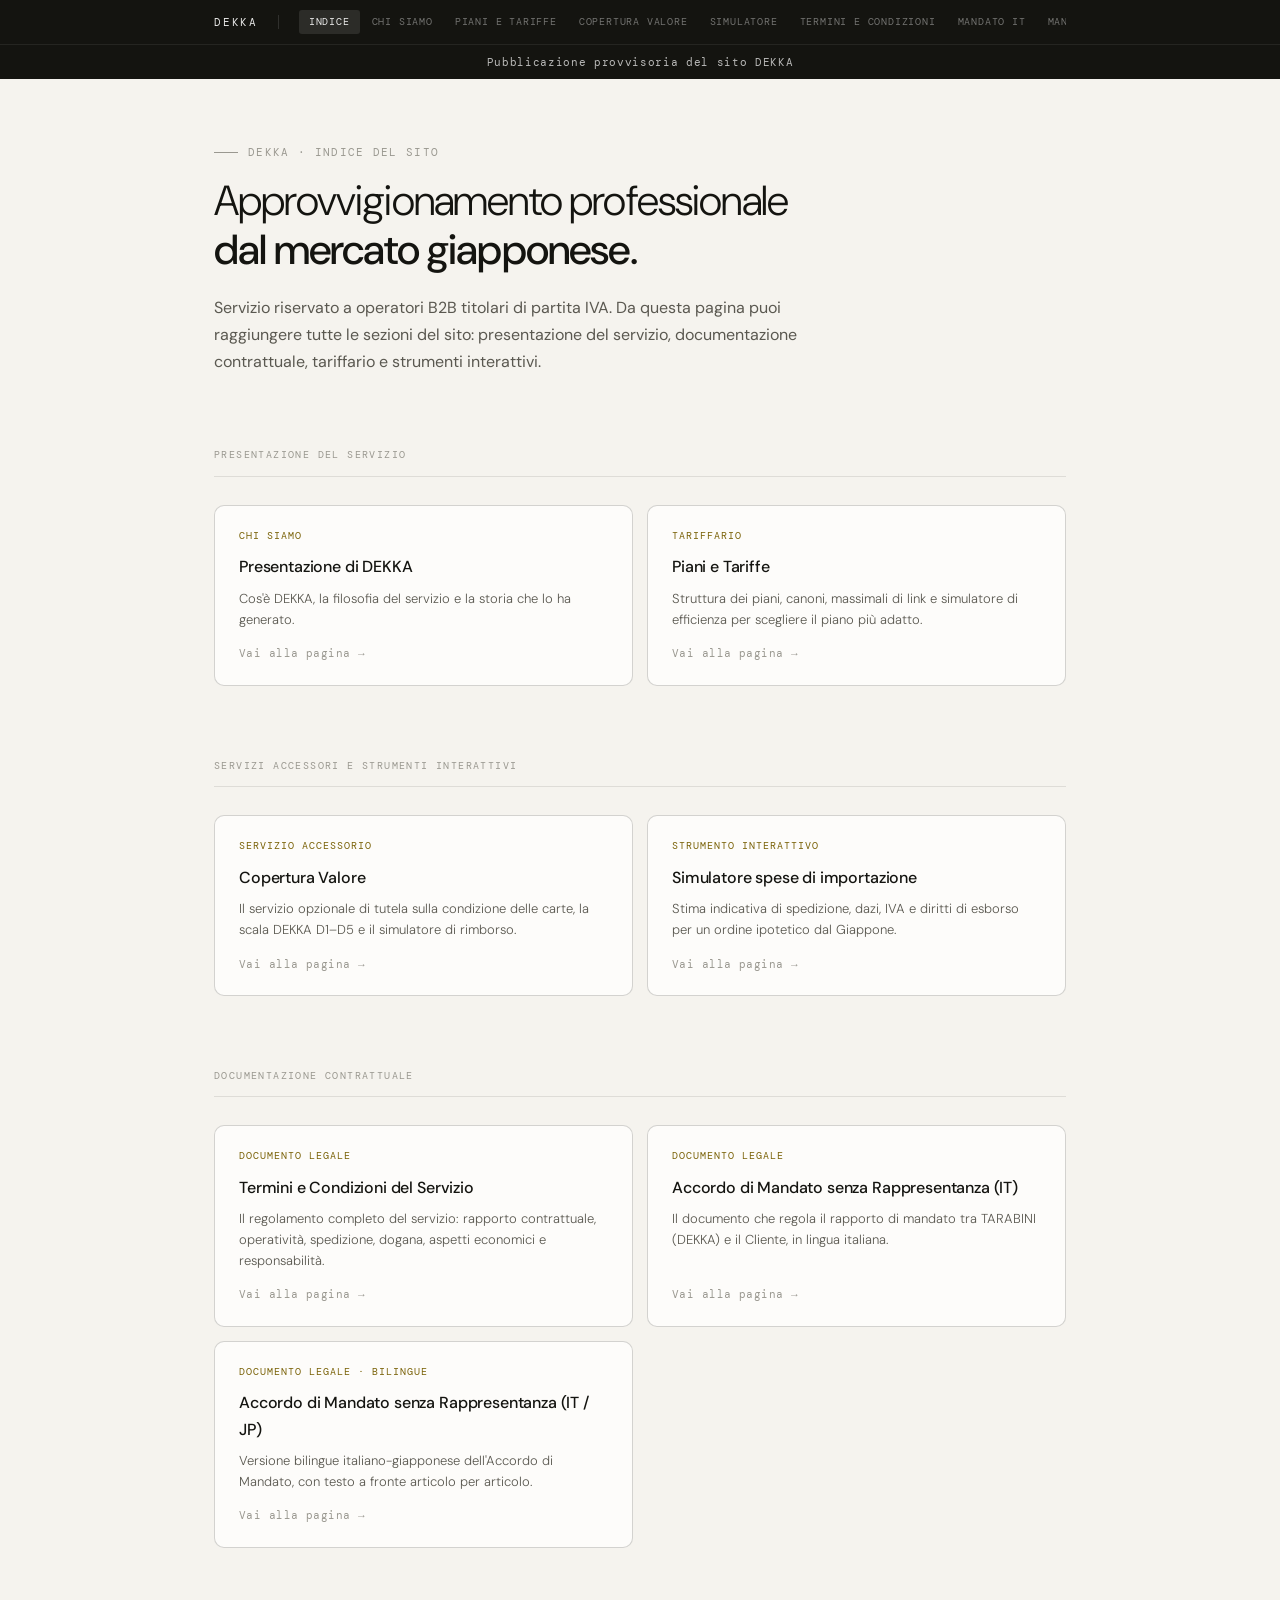
<file: index.html>
<!DOCTYPE html>
<html lang="it">
<head>
<meta charset="UTF-8">
<meta name="viewport" content="width=device-width, initial-scale=1.0">
<title>DEKKA — Approvvigionamento professionale dal Giappone</title>
<link rel="stylesheet" href="dekka.css">
<style>
  .prov-banner {
    background: var(--bg-dark);
    color: rgba(255,255,255,0.7);
    font-family: var(--font-mono);
    font-size: 11px;
    letter-spacing: 0.06em;
    text-align: center;
    padding: 8px 16px;
  }

  .nav-grid {
    display: grid;
    grid-template-columns: repeat(2, 1fr);
    gap: 14px;
  }
  @media(max-width: 640px) { .nav-grid { grid-template-columns: 1fr; } }

  .nav-card {
    display: flex;
    flex-direction: column;
    background: var(--bg-card);
    border: 1px solid var(--border-strong);
    border-radius: var(--radius-lg);
    padding: 22px 24px;
    text-decoration: none;
    transition: border-color 0.15s, background 0.15s;
  }
  .nav-card:hover { border-color: var(--gold); background: #FFFDF5; }

  .nav-card-eyebrow {
    font-family: var(--font-mono);
    font-size: 10px;
    letter-spacing: 0.10em;
    text-transform: uppercase;
    color: var(--gold-dark);
    margin-bottom: 10px;
  }
  .nav-card-title {
    font-size: 16px;
    font-weight: 500;
    color: var(--ink);
    margin-bottom: 8px;
    letter-spacing: -0.01em;
  }
  .nav-card-desc {
    font-size: 13px;
    color: var(--ink-2);
    line-height: 1.6;
    font-weight: 300;
    flex-grow: 1;
  }
  .nav-card-cta {
    margin-top: 14px;
    font-family: var(--font-mono);
    font-size: 11px;
    color: var(--ink-3);
    letter-spacing: 0.04em;
  }
  .nav-card:hover .nav-card-cta { color: var(--gold-dark); }

  .nav-card.pdf { border-style: dashed; }


</style>
</head>
<body>

<div class="prov-banner">Pubblicazione provvisoria del sito DEKKA</div>

<div class="page">

  <!-- HEADER -->
  <div class="header">
    <div class="header-eyebrow">DEKKA · Indice del sito</div>
    <h1>Approvvigionamento professionale<br><strong>dal mercato giapponese.</strong></h1>
    <p class="header-desc">Servizio riservato a operatori B2B titolari di partita IVA. Da questa pagina puoi raggiungere tutte le sezioni del sito: presentazione del servizio, documentazione contrattuale, tariffario e strumenti interattivi.</p>
  </div>

  <!-- PRESENTAZIONE -->
  <div class="section">
    <div class="section-label">Presentazione del servizio</div>
    <div class="nav-grid">

      <a class="nav-card" href="DEKKA___Chi_siamo.html">
        <div class="nav-card-eyebrow">Chi siamo</div>
        <div class="nav-card-title">Presentazione di DEKKA</div>
        <div class="nav-card-desc">Cos'è DEKKA, la filosofia del servizio e la storia che lo ha generato.</div>
        <div class="nav-card-cta">Vai alla pagina →</div>
      </a>

      <a class="nav-card" href="DEKKA___Piani_e_Tariffe.html">
        <div class="nav-card-eyebrow">Tariffario</div>
        <div class="nav-card-title">Piani e Tariffe</div>
        <div class="nav-card-desc">Struttura dei piani, canoni, massimali di link e simulatore di efficienza per scegliere il piano più adatto.</div>
        <div class="nav-card-cta">Vai alla pagina →</div>
      </a>

    </div>
  </div>

  <!-- SERVIZI ACCESSORI E STRUMENTI -->
  <div class="section">
    <div class="section-label">Servizi accessori e strumenti interattivi</div>
    <div class="nav-grid">

      <a class="nav-card" href="DEKKA___Copertura_Valore.html">
        <div class="nav-card-eyebrow">Servizio accessorio</div>
        <div class="nav-card-title">Copertura Valore</div>
        <div class="nav-card-desc">Il servizio opzionale di tutela sulla condizione delle carte, la scala DEKKA D1–D5 e il simulatore di rimborso.</div>
        <div class="nav-card-cta">Vai alla pagina →</div>
      </a>

      <a class="nav-card" href="DEKKA___Simulatore_Spese_Importazione.html">
        <div class="nav-card-eyebrow">Strumento interattivo</div>
        <div class="nav-card-title">Simulatore spese di importazione</div>
        <div class="nav-card-desc">Stima indicativa di spedizione, dazi, IVA e diritti di esborso per un ordine ipotetico dal Giappone.</div>
        <div class="nav-card-cta">Vai alla pagina →</div>
      </a>

    </div>
  </div>

  <!-- DOCUMENTAZIONE CONTRATTUALE -->
  <div class="section">
    <div class="section-label">Documentazione contrattuale</div>
    <div class="nav-grid">

      <a class="nav-card" href="DEKKA___Termini_e_Condizioni.html">
        <div class="nav-card-eyebrow">Documento legale</div>
        <div class="nav-card-title">Termini e Condizioni del Servizio</div>
        <div class="nav-card-desc">Il regolamento completo del servizio: rapporto contrattuale, operatività, spedizione, dogana, aspetti economici e responsabilità.</div>
        <div class="nav-card-cta">Vai alla pagina →</div>
      </a>

      <a class="nav-card" href="DEKKA___Accordo_di_Mandato_IT.html">
        <div class="nav-card-eyebrow">Documento legale</div>
        <div class="nav-card-title">Accordo di Mandato senza Rappresentanza (IT)</div>
        <div class="nav-card-desc">Il documento che regola il rapporto di mandato tra TARABINI (DEKKA) e il Cliente, in lingua italiana.</div>
        <div class="nav-card-cta">Vai alla pagina →</div>
      </a>

      <a class="nav-card" href="DEKKA___Accordo_di_Mandato.html">
        <div class="nav-card-eyebrow">Documento legale · bilingue</div>
        <div class="nav-card-title">Accordo di Mandato senza Rappresentanza (IT / JP)</div>
        <div class="nav-card-desc">Versione bilingue italiano-giapponese dell'Accordo di Mandato, con testo a fronte articolo per articolo.</div>
        <div class="nav-card-cta">Vai alla pagina →</div>
      </a>

    </div>


  </div>

</div>
<script src="nav.js"></script>
</body>
</html>
</file>
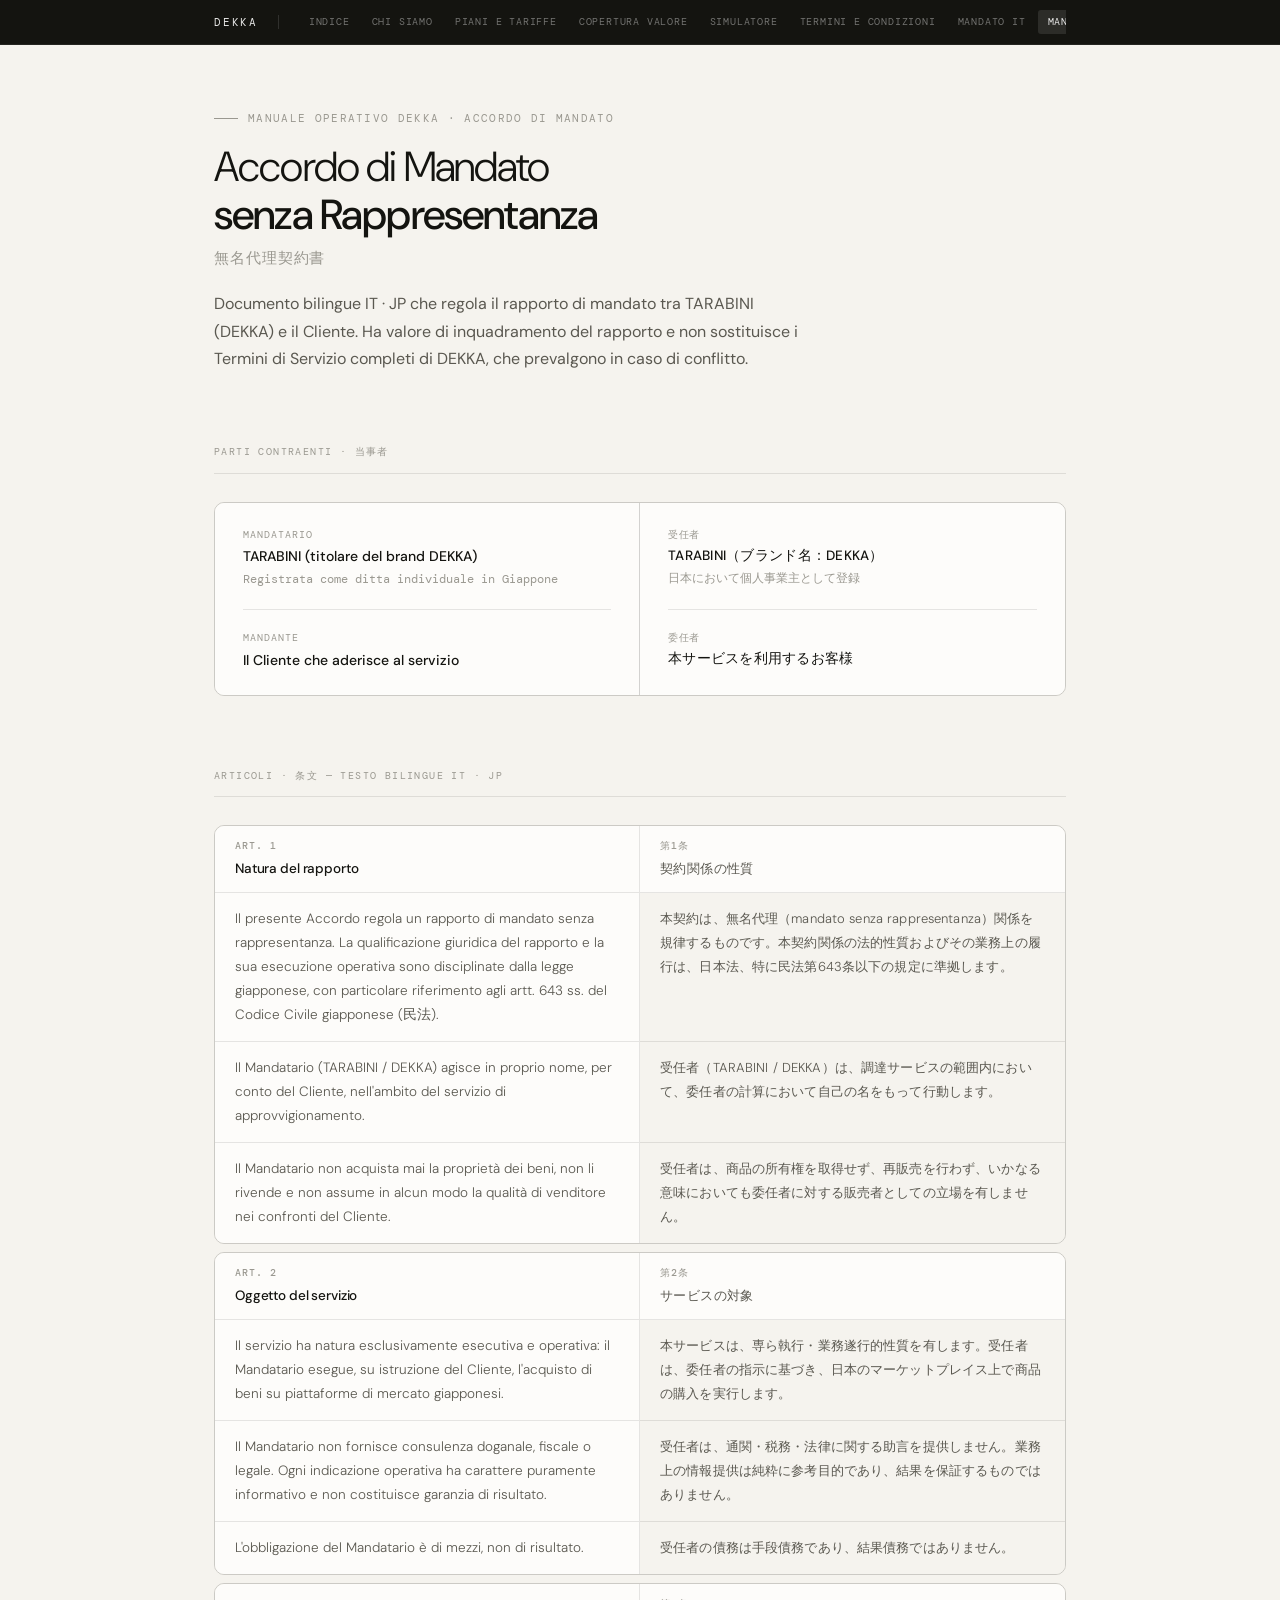
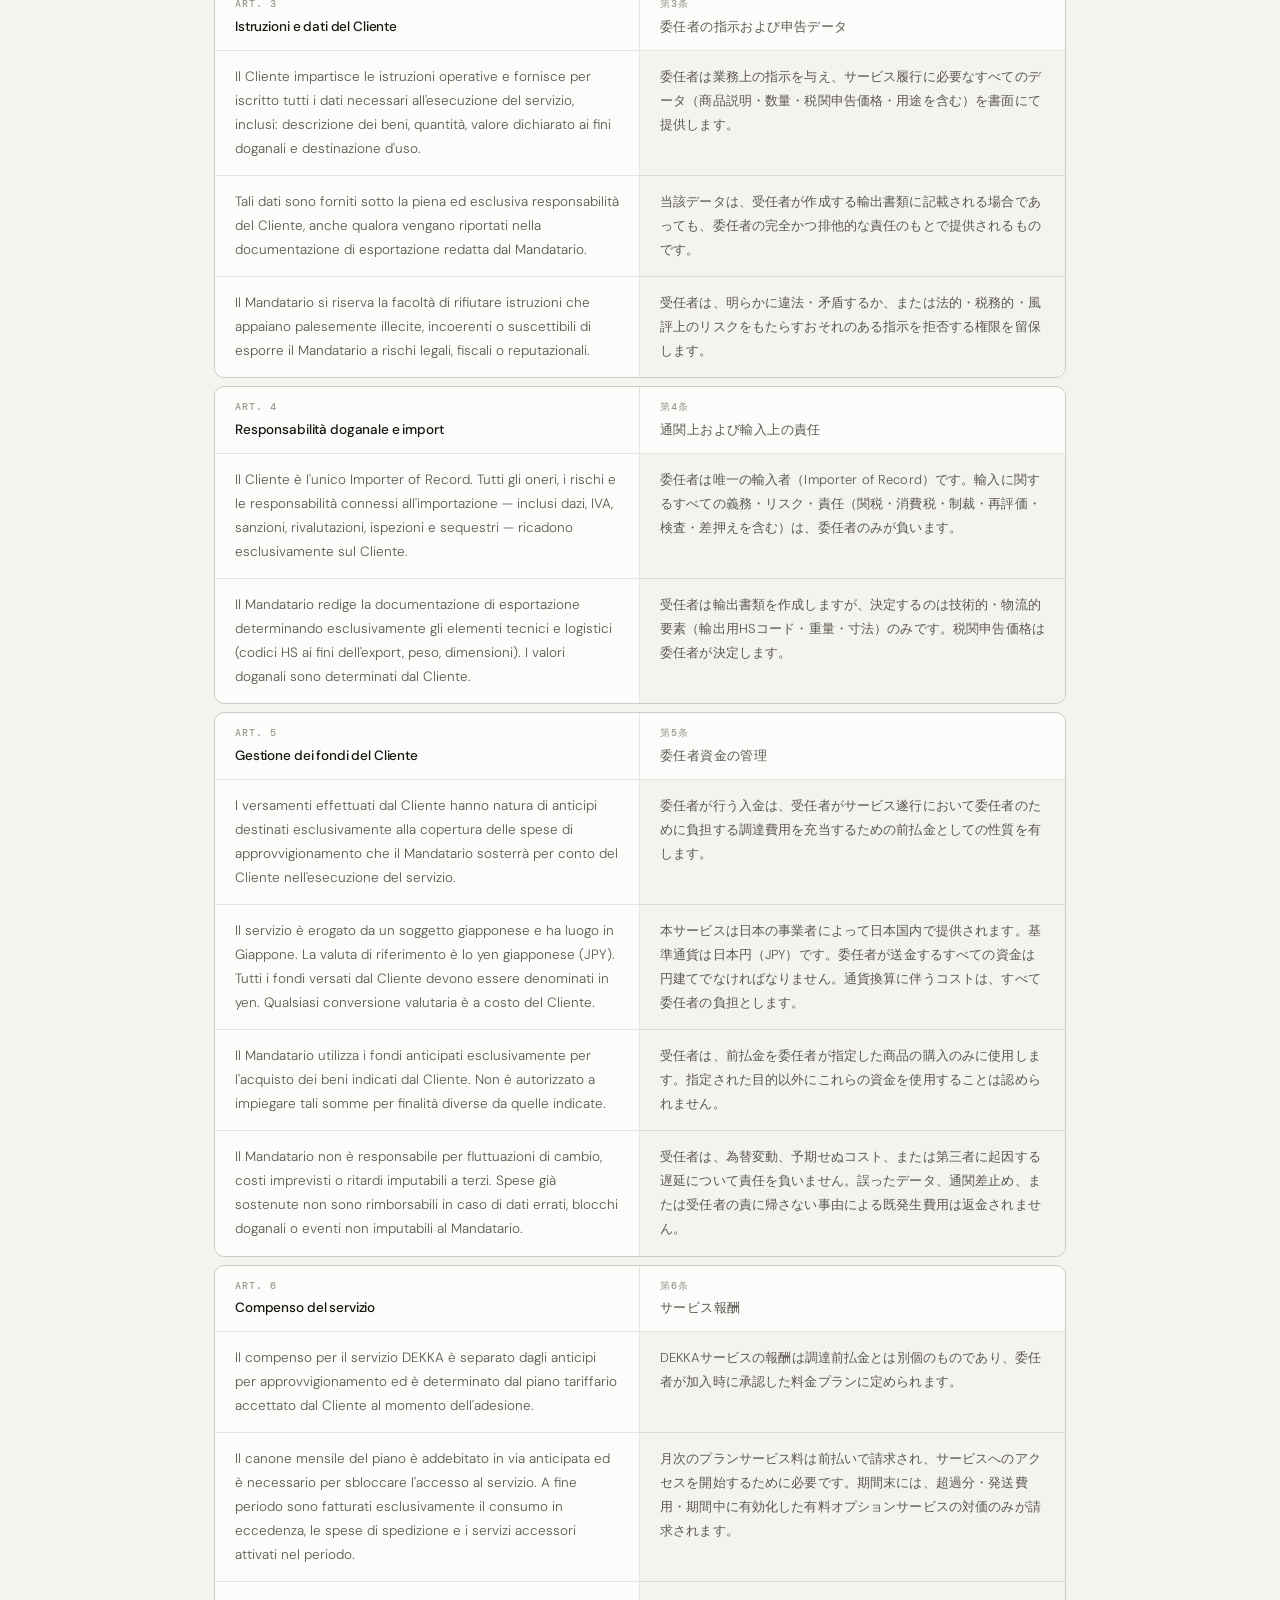
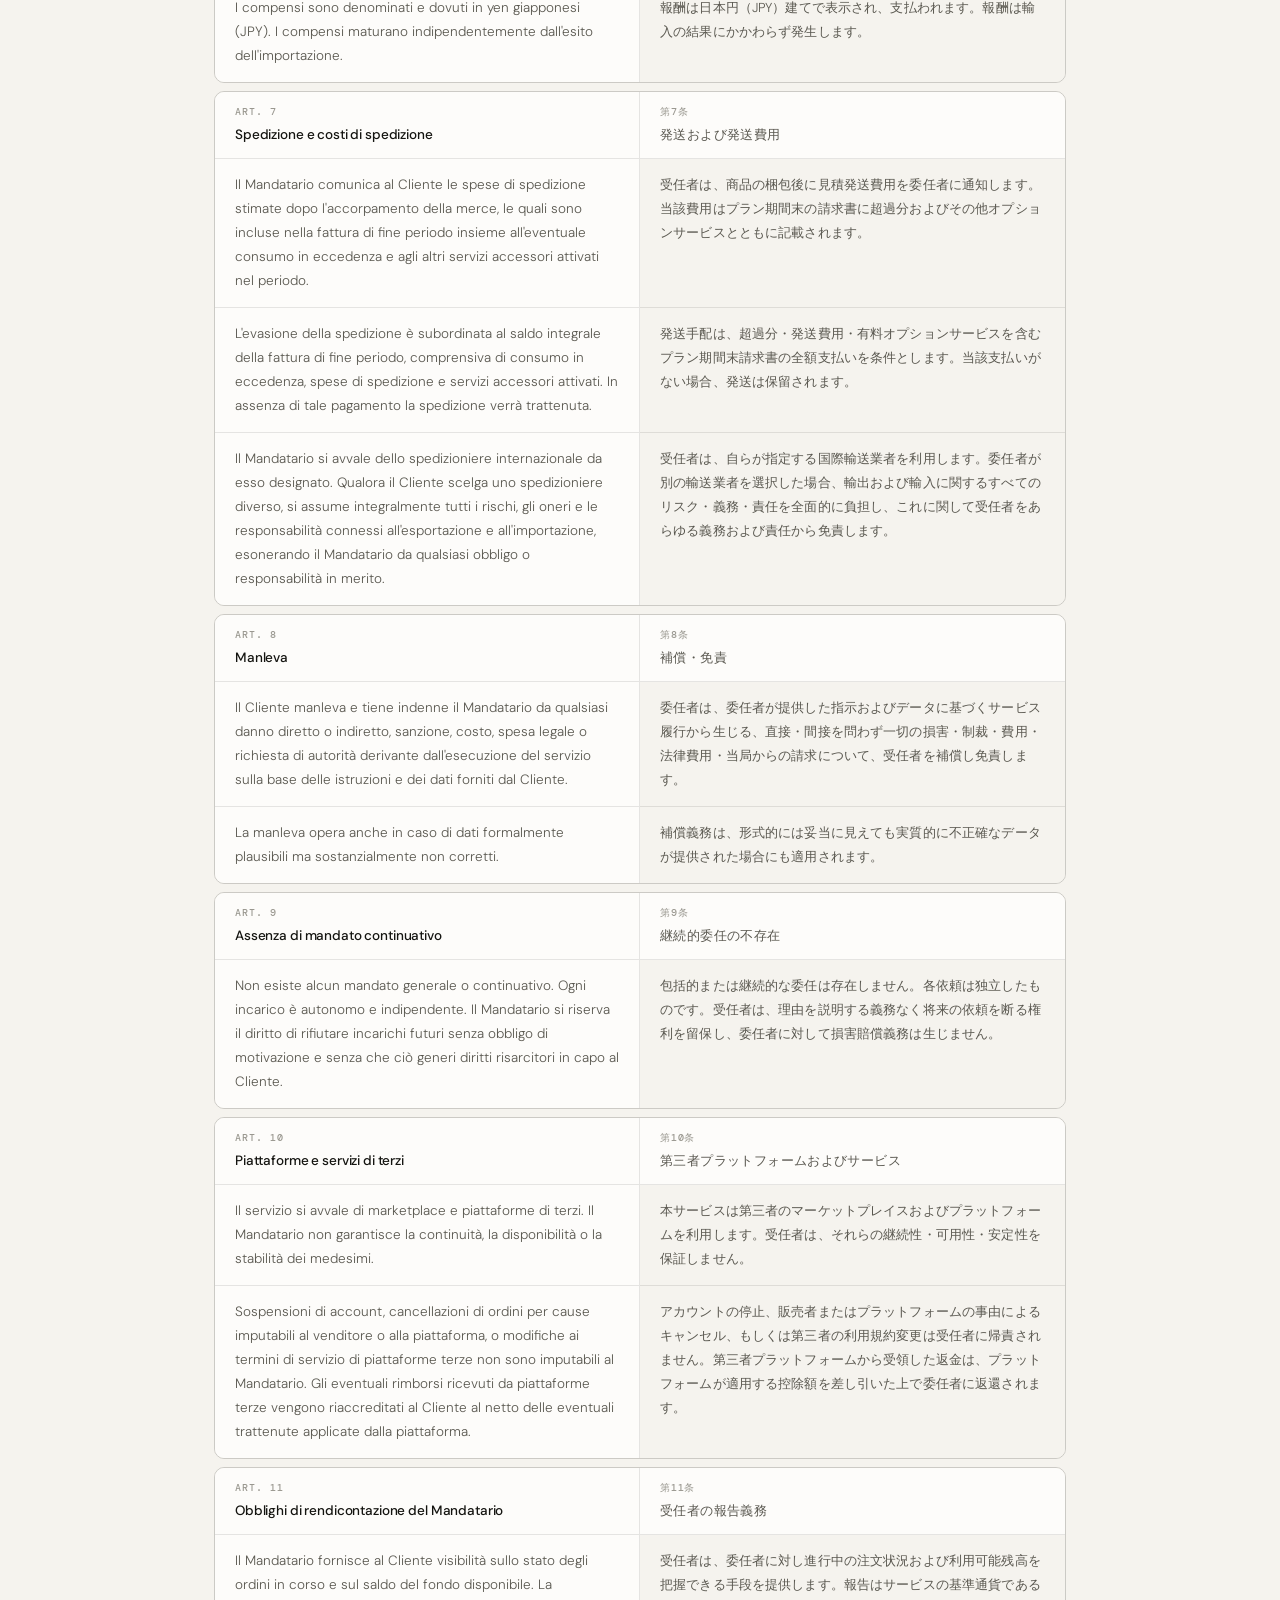
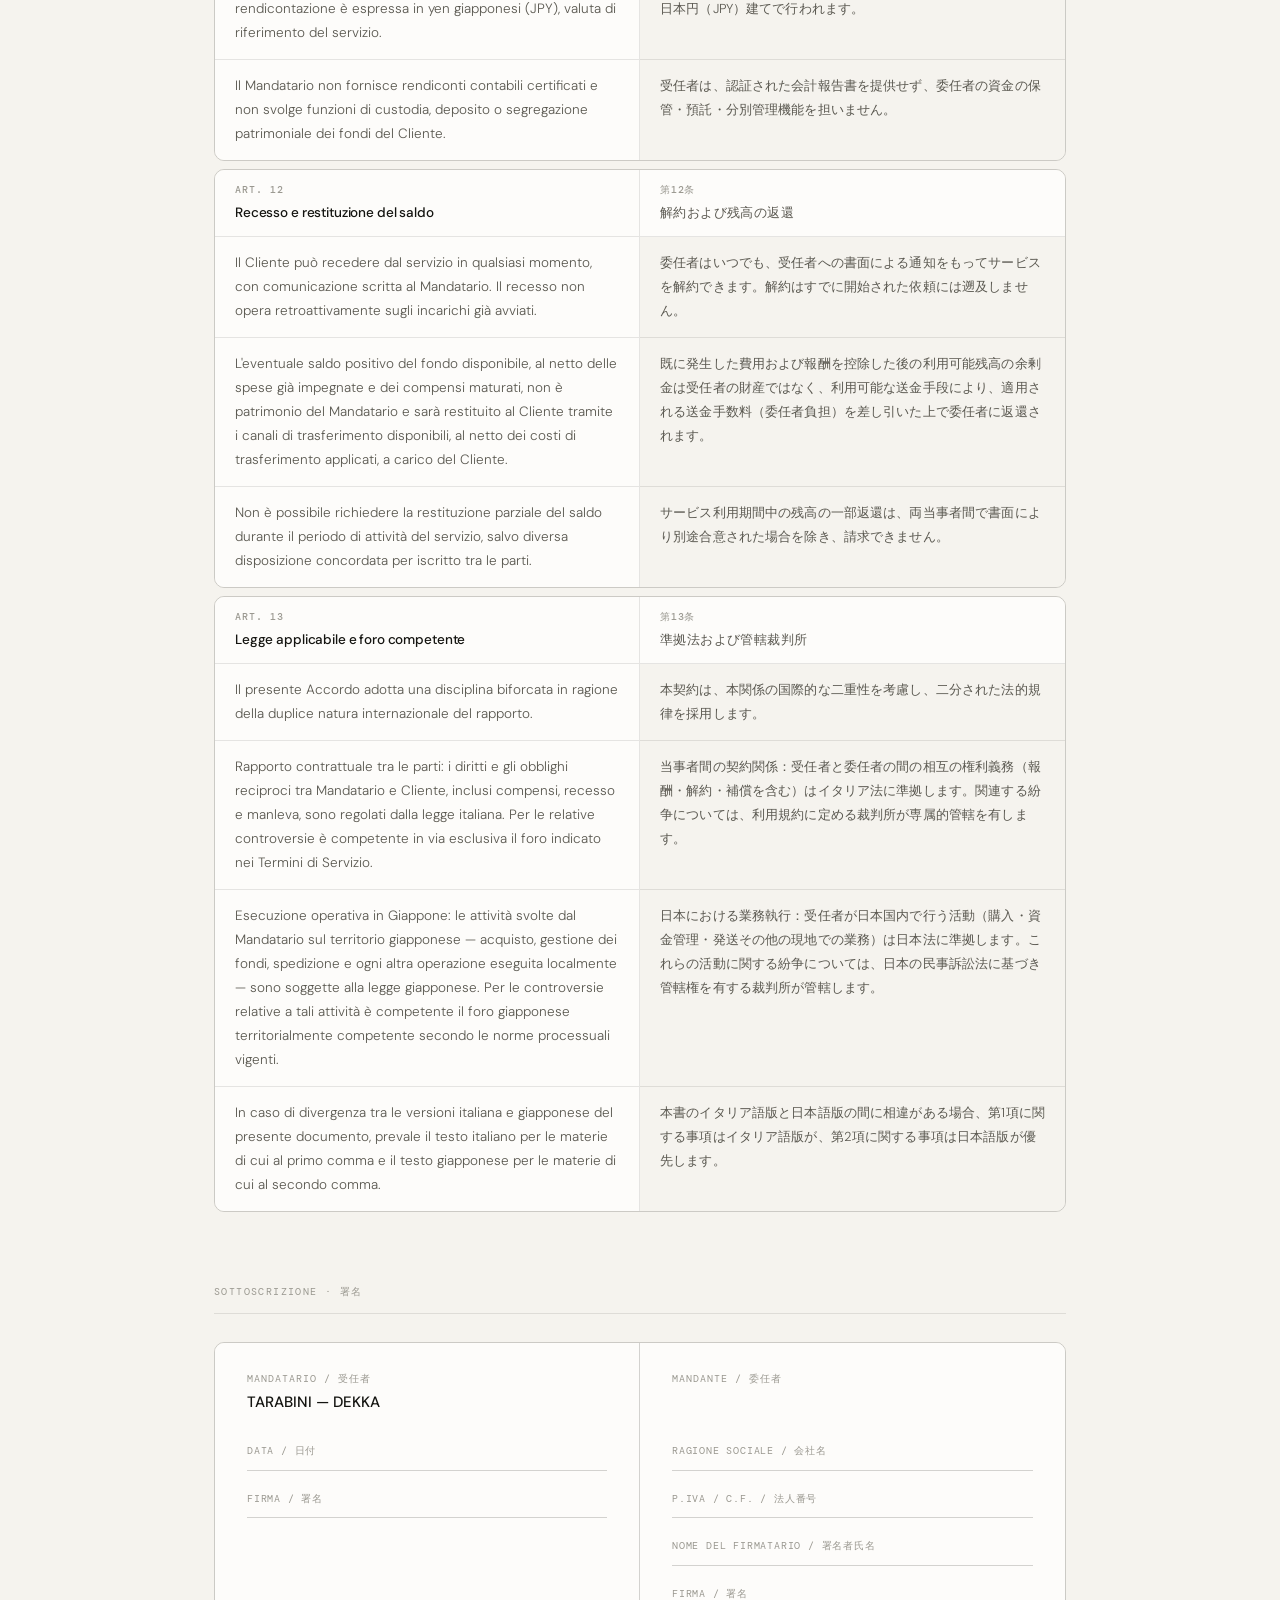
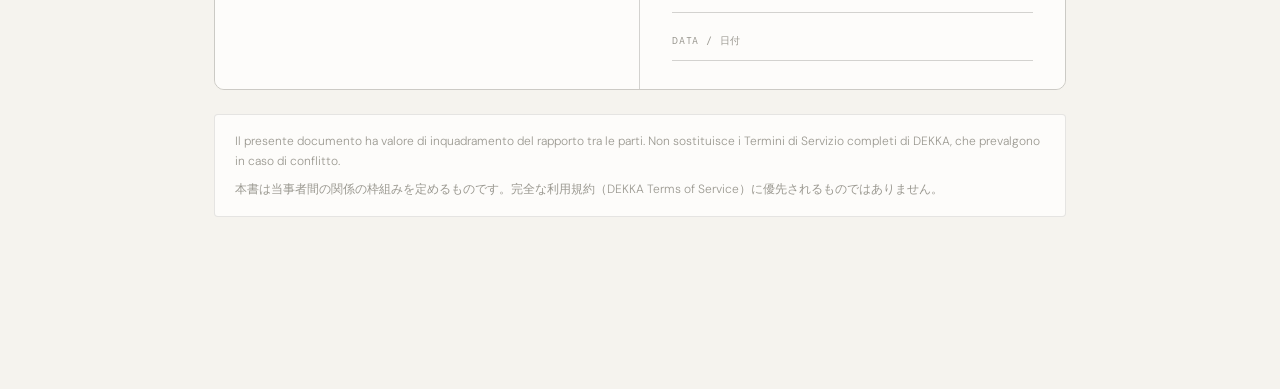
<file: DEKKA___Accordo_di_Mandato.html>
<!DOCTYPE html>
<html lang="it">
<head>
<meta charset="UTF-8">
<meta name="viewport" content="width=device-width, initial-scale=1.0">
<title>DEKKA — Accordo di Mandato senza Rappresentanza</title>
<link rel="stylesheet" href="dekka.css">
<style>
  .header-subtitle-jp {
    font-family: var(--font-mono);
    font-size: 15px;
    color: var(--ink-3);
    letter-spacing: 0.06em;
    margin-top: -14px;
    margin-bottom: 20px;
  }

  /* ---- PARTI ---- */
  .parti {
    display: grid;
    grid-template-columns: 1fr 1fr;
    border: 1px solid var(--border-strong);
    border-radius: var(--radius-lg);
    overflow: hidden;
  }
  .parti-col {
    padding: 24px 28px;
    background: var(--bg-card);
  }
  .parti-col:first-child { border-right: 1px solid var(--border-strong); }
  .parti-row { margin-bottom: 20px; }
  .parti-row:last-child { margin-bottom: 0; }
  .parti-row + .parti-row { padding-top: 20px; border-top: 1px solid var(--border); }
  .parti-label {
    font-family: var(--font-mono);
    font-size: 10px;
    letter-spacing: 0.10em;
    text-transform: uppercase;
    color: var(--ink-3);
    margin-bottom: 4px;
  }
  .parti-value {
    font-size: 14px;
    font-weight: 500;
    color: var(--ink);
    line-height: 1.4;
  }
  .parti-sub {
    font-size: 12px;
    color: var(--ink-3);
    font-family: var(--font-mono);
    margin-top: 3px;
  }
  .parti-jp .parti-label { letter-spacing: 0.06em; }
  .parti-jp .parti-value { font-size: 13.5px; letter-spacing: 0.02em; }

  /* ---- ARTICOLO BILINGUE ---- */
  .bil-art {
    margin-bottom: 8px;
    border: 1px solid var(--border-strong);
    border-radius: var(--radius-lg);
    overflow: hidden;
  }
  .bil-art-header {
    display: grid;
    grid-template-columns: 1fr 1fr;
    background: var(--bg-card);
    border-bottom: 1px solid var(--border);
  }
  .bil-art-title {
    padding: 12px 20px;
    font-size: 13.5px;
    font-weight: 500;
    letter-spacing: -0.01em;
  }
  .bil-art-title-it {
    color: var(--ink);
    border-right: 1px solid var(--border);
  }
  .bil-art-title-it em {
    font-style: normal;
    font-family: var(--font-mono);
    font-size: 10px;
    letter-spacing: 0.10em;
    color: var(--ink-3);
    display: block;
    margin-bottom: 3px;
    text-transform: uppercase;
  }
  .bil-art-title-jp {
    color: var(--ink-2);
    font-size: 13px;
    letter-spacing: 0.03em;
  }
  .bil-art-title-jp em {
    font-style: normal;
    font-family: var(--font-mono);
    font-size: 10px;
    color: var(--ink-3);
    display: block;
    margin-bottom: 3px;
    letter-spacing: 0.08em;
  }

  .bil-art-body {
    display: grid;
    grid-template-columns: 1fr 1fr;
  }
  .bil-cell {
    padding: 14px 20px;
    font-size: 13.5px;
    line-height: 1.78;
    font-weight: 300;
    border-bottom: 1px solid var(--border);
  }
  .bil-cell-it {
    color: var(--ink-2);
    background: var(--bg-card);
    border-right: 1px solid var(--border);
  }
  .bil-cell-jp {
    color: var(--ink-2);
    background: var(--bg);
    font-size: 13px;
    line-height: 1.85;
    letter-spacing: 0.01em;
  }
  .bil-art-body .bil-cell:nth-last-child(-n+2) { border-bottom: none; }

  /* ---- FIRMA ---- */
  .firma {
    display: grid;
    grid-template-columns: 1fr 1fr;
    border: 1px solid var(--border-strong);
    border-radius: var(--radius-lg);
    overflow: hidden;
    margin-top: 8px;
  }
  .firma-col {
    padding: 28px 32px;
    background: var(--bg-card);
  }
  .firma-col:first-child { border-right: 1px solid var(--border-strong); }
  .firma-party {
    margin-bottom: 28px;
  }
  .firma-party-label {
    font-family: var(--font-mono);
    font-size: 10px;
    letter-spacing: 0.10em;
    text-transform: uppercase;
    color: var(--ink-3);
    margin-bottom: 3px;
  }
  .firma-party-name {
    font-size: 15px;
    font-weight: 500;
    color: var(--ink);
  }
  .firma-field { margin-bottom: 20px; }
  .firma-field:last-child { margin-bottom: 0; }
  .firma-field-label {
    font-family: var(--font-mono);
    font-size: 10px;
    letter-spacing: 0.08em;
    text-transform: uppercase;
    color: var(--ink-3);
    margin-bottom: 10px;
    display: flex;
    gap: 8px;
  }
  .firma-field-label span { color: var(--ink-3); opacity: 0.6; }
  .firma-line {
    height: 1px;
    background: var(--border-strong);
    width: 100%;
  }

  /* ---- DISCLAIMER ---- */
  .bil-disclaimer {
    margin-top: 24px;
    padding: 16px 20px;
    border: 1px solid var(--border);
    border-radius: var(--radius);
    background: var(--bg-card);
  }
  .bil-disclaimer p {
    font-size: 12px;
    color: var(--ink-3);
    line-height: 1.7;
    font-weight: 300;
  }
  .bil-disclaimer p + p { margin-top: 8px; }

  /* ---- RESPONSIVE ---- */
  @media(max-width: 680px) {
    .parti { grid-template-columns: 1fr; }
    .parti-col:first-child { border-right: none; border-bottom: 1px solid var(--border-strong); }
    .bil-art-header { grid-template-columns: 1fr; }
    .bil-art-title-it { border-right: none; border-bottom: 1px solid var(--border); }
    .bil-art-body { grid-template-columns: 1fr; }
    .bil-cell-it { border-right: none; }
    .bil-art-body .bil-cell:nth-last-child(-n+2) { border-bottom: 1px solid var(--border); }
    .bil-art-body .bil-cell:last-child { border-bottom: none; }
    .firma { grid-template-columns: 1fr; }
    .firma-col:first-child { border-right: none; border-bottom: 1px solid var(--border-strong); }
  }
</style>
</head>
<body>
<div class="page">

  <!-- HEADER -->
  <div class="header">
    <div class="header-eyebrow">Manuale operativo DEKKA · Accordo di Mandato</div>
    <h1>Accordo di Mandato<br><strong>senza Rappresentanza</strong></h1>
    <p class="header-subtitle-jp">無名代理契約書</p>
    <p class="header-desc">Documento bilingue IT · JP che regola il rapporto di mandato tra TARABINI (DEKKA) e il Cliente. Ha valore di inquadramento del rapporto e non sostituisce i Termini di Servizio completi di DEKKA, che prevalgono in caso di conflitto.</p>
  </div>

  <!-- PARTI -->
  <div class="section">
    <div class="section-label">Parti contraenti · 当事者</div>
    <div class="parti">
      <div class="parti-col">
        <div class="parti-row">
          <div class="parti-label">Mandatario</div>
          <div class="parti-value">TARABINI (titolare del brand DEKKA)</div>
          <div class="parti-sub">Registrata come ditta individuale in Giappone</div>
        </div>
        <div class="parti-row">
          <div class="parti-label">Mandante</div>
          <div class="parti-value">Il Cliente che aderisce al servizio</div>
        </div>
      </div>
      <div class="parti-col parti-jp">
        <div class="parti-row">
          <div class="parti-label">受任者</div>
          <div class="parti-value">TARABINI（ブランド名：DEKKA）</div>
          <div class="parti-sub">日本において個人事業主として登録</div>
        </div>
        <div class="parti-row">
          <div class="parti-label">委任者</div>
          <div class="parti-value">本サービスを利用するお客様</div>
        </div>
      </div>
    </div>
  </div>

  <!-- ARTICOLI -->
  <div class="section">
    <div class="section-label">Articoli · 条文 — Testo bilingue IT · JP</div>

    <!-- Art. 1 -->
    <div class="bil-art" id="art1">
      <div class="bil-art-header">
        <div class="bil-art-title bil-art-title-it"><em>Art. 1</em>Natura del rapporto</div>
        <div class="bil-art-title bil-art-title-jp"><em>第1条</em>契約関係の性質</div>
      </div>
      <div class="bil-art-body">
        <div class="bil-cell bil-cell-it">Il presente Accordo regola un rapporto di mandato senza rappresentanza. La qualificazione giuridica del rapporto e la sua esecuzione operativa sono disciplinate dalla legge giapponese, con particolare riferimento agli artt. 643 ss. del Codice Civile giapponese (民法).</div>
        <div class="bil-cell bil-cell-jp">本契約は、無名代理（mandato senza rappresentanza）関係を規律するものです。本契約関係の法的性質およびその業務上の履行は、日本法、特に民法第643条以下の規定に準拠します。</div>
        <div class="bil-cell bil-cell-it">Il Mandatario (TARABINI / DEKKA) agisce in proprio nome, per conto del Cliente, nell'ambito del servizio di approvvigionamento.</div>
        <div class="bil-cell bil-cell-jp">受任者（TARABINI / DEKKA）は、調達サービスの範囲内において、委任者の計算において自己の名をもって行動します。</div>
        <div class="bil-cell bil-cell-it">Il Mandatario non acquista mai la proprietà dei beni, non li rivende e non assume in alcun modo la qualità di venditore nei confronti del Cliente.</div>
        <div class="bil-cell bil-cell-jp">受任者は、商品の所有権を取得せず、再販売を行わず、いかなる意味においても委任者に対する販売者としての立場を有しません。</div>
      </div>
    </div>

    <!-- Art. 2 -->
    <div class="bil-art" id="art2">
      <div class="bil-art-header">
        <div class="bil-art-title bil-art-title-it"><em>Art. 2</em>Oggetto del servizio</div>
        <div class="bil-art-title bil-art-title-jp"><em>第2条</em>サービスの対象</div>
      </div>
      <div class="bil-art-body">
        <div class="bil-cell bil-cell-it">Il servizio ha natura esclusivamente esecutiva e operativa: il Mandatario esegue, su istruzione del Cliente, l'acquisto di beni su piattaforme di mercato giapponesi.</div>
        <div class="bil-cell bil-cell-jp">本サービスは、専ら執行・業務遂行的性質を有します。受任者は、委任者の指示に基づき、日本のマーケットプレイス上で商品の購入を実行します。</div>
        <div class="bil-cell bil-cell-it">Il Mandatario non fornisce consulenza doganale, fiscale o legale. Ogni indicazione operativa ha carattere puramente informativo e non costituisce garanzia di risultato.</div>
        <div class="bil-cell bil-cell-jp">受任者は、通関・税務・法律に関する助言を提供しません。業務上の情報提供は純粋に参考目的であり、結果を保証するものではありません。</div>
        <div class="bil-cell bil-cell-it">L'obbligazione del Mandatario è di mezzi, non di risultato.</div>
        <div class="bil-cell bil-cell-jp">受任者の債務は手段債務であり、結果債務ではありません。</div>
      </div>
    </div>

    <!-- Art. 3 -->
    <div class="bil-art" id="art3">
      <div class="bil-art-header">
        <div class="bil-art-title bil-art-title-it"><em>Art. 3</em>Istruzioni e dati del Cliente</div>
        <div class="bil-art-title bil-art-title-jp"><em>第3条</em>委任者の指示および申告データ</div>
      </div>
      <div class="bil-art-body">
        <div class="bil-cell bil-cell-it">Il Cliente impartisce le istruzioni operative e fornisce per iscritto tutti i dati necessari all'esecuzione del servizio, inclusi: descrizione dei beni, quantità, valore dichiarato ai fini doganali e destinazione d'uso.</div>
        <div class="bil-cell bil-cell-jp">委任者は業務上の指示を与え、サービス履行に必要なすべてのデータ（商品説明・数量・税関申告価格・用途を含む）を書面にて提供します。</div>
        <div class="bil-cell bil-cell-it">Tali dati sono forniti sotto la piena ed esclusiva responsabilità del Cliente, anche qualora vengano riportati nella documentazione di esportazione redatta dal Mandatario.</div>
        <div class="bil-cell bil-cell-jp">当該データは、受任者が作成する輸出書類に記載される場合であっても、委任者の完全かつ排他的な責任のもとで提供されるものです。</div>
        <div class="bil-cell bil-cell-it">Il Mandatario si riserva la facoltà di rifiutare istruzioni che appaiano palesemente illecite, incoerenti o suscettibili di esporre il Mandatario a rischi legali, fiscali o reputazionali.</div>
        <div class="bil-cell bil-cell-jp">受任者は、明らかに違法・矛盾するか、または法的・税務的・風評上のリスクをもたらすおそれのある指示を拒否する権限を留保します。</div>
      </div>
    </div>

    <!-- Art. 4 -->
    <div class="bil-art" id="art4">
      <div class="bil-art-header">
        <div class="bil-art-title bil-art-title-it"><em>Art. 4</em>Responsabilità doganale e import</div>
        <div class="bil-art-title bil-art-title-jp"><em>第4条</em>通関上および輸入上の責任</div>
      </div>
      <div class="bil-art-body">
        <div class="bil-cell bil-cell-it">Il Cliente è l'unico Importer of Record. Tutti gli oneri, i rischi e le responsabilità connessi all'importazione — inclusi dazi, IVA, sanzioni, rivalutazioni, ispezioni e sequestri — ricadono esclusivamente sul Cliente.</div>
        <div class="bil-cell bil-cell-jp">委任者は唯一の輸入者（Importer of Record）です。輸入に関するすべての義務・リスク・責任（関税・消費税・制裁・再評価・検査・差押えを含む）は、委任者のみが負います。</div>
        <div class="bil-cell bil-cell-it">Il Mandatario redige la documentazione di esportazione determinando esclusivamente gli elementi tecnici e logistici (codici HS ai fini dell'export, peso, dimensioni). I valori doganali sono determinati dal Cliente.</div>
        <div class="bil-cell bil-cell-jp">受任者は輸出書類を作成しますが、決定するのは技術的・物流的要素（輸出用HSコード・重量・寸法）のみです。税関申告価格は委任者が決定します。</div>
      </div>
    </div>

    <!-- Art. 5 -->
    <div class="bil-art" id="art5">
      <div class="bil-art-header">
        <div class="bil-art-title bil-art-title-it"><em>Art. 5</em>Gestione dei fondi del Cliente</div>
        <div class="bil-art-title bil-art-title-jp"><em>第5条</em>委任者資金の管理</div>
      </div>
      <div class="bil-art-body">
        <div class="bil-cell bil-cell-it">I versamenti effettuati dal Cliente hanno natura di anticipi destinati esclusivamente alla copertura delle spese di approvvigionamento che il Mandatario sosterrà per conto del Cliente nell'esecuzione del servizio.</div>
        <div class="bil-cell bil-cell-jp">委任者が行う入金は、受任者がサービス遂行において委任者のために負担する調達費用を充当するための前払金としての性質を有します。</div>
        <div class="bil-cell bil-cell-it">Il servizio è erogato da un soggetto giapponese e ha luogo in Giappone. La valuta di riferimento è lo yen giapponese (JPY). Tutti i fondi versati dal Cliente devono essere denominati in yen. Qualsiasi conversione valutaria è a costo del Cliente.</div>
        <div class="bil-cell bil-cell-jp">本サービスは日本の事業者によって日本国内で提供されます。基準通貨は日本円（JPY）です。委任者が送金するすべての資金は円建てでなければなりません。通貨換算に伴うコストは、すべて委任者の負担とします。</div>
        <div class="bil-cell bil-cell-it">Il Mandatario utilizza i fondi anticipati esclusivamente per l'acquisto dei beni indicati dal Cliente. Non è autorizzato a impiegare tali somme per finalità diverse da quelle indicate.</div>
        <div class="bil-cell bil-cell-jp">受任者は、前払金を委任者が指定した商品の購入のみに使用します。指定された目的以外にこれらの資金を使用することは認められません。</div>
        <div class="bil-cell bil-cell-it">Il Mandatario non è responsabile per fluttuazioni di cambio, costi imprevisti o ritardi imputabili a terzi. Spese già sostenute non sono rimborsabili in caso di dati errati, blocchi doganali o eventi non imputabili al Mandatario.</div>
        <div class="bil-cell bil-cell-jp">受任者は、為替変動、予期せぬコスト、または第三者に起因する遅延について責任を負いません。誤ったデータ、通関差止め、または受任者の責に帰さない事由による既発生費用は返金されません。</div>
      </div>
    </div>

    <!-- Art. 6 -->
    <div class="bil-art" id="art6">
      <div class="bil-art-header">
        <div class="bil-art-title bil-art-title-it"><em>Art. 6</em>Compenso del servizio</div>
        <div class="bil-art-title bil-art-title-jp"><em>第6条</em>サービス報酬</div>
      </div>
      <div class="bil-art-body">
        <div class="bil-cell bil-cell-it">Il compenso per il servizio DEKKA è separato dagli anticipi per approvvigionamento ed è determinato dal piano tariffario accettato dal Cliente al momento dell'adesione.</div>
        <div class="bil-cell bil-cell-jp">DEKKAサービスの報酬は調達前払金とは別個のものであり、委任者が加入時に承認した料金プランに定められます。</div>
        <div class="bil-cell bil-cell-it">Il canone mensile del piano è addebitato in via anticipata ed è necessario per sbloccare l'accesso al servizio. A fine periodo sono fatturati esclusivamente il consumo in eccedenza, le spese di spedizione e i servizi accessori attivati nel periodo.</div>
        <div class="bil-cell bil-cell-jp">月次のプランサービス料は前払いで請求され、サービスへのアクセスを開始するために必要です。期間末には、超過分・発送費用・期間中に有効化した有料オプションサービスの対価のみが請求されます。</div>
        <div class="bil-cell bil-cell-it">I compensi sono denominati e dovuti in yen giapponesi (JPY). I compensi maturano indipendentemente dall'esito dell'importazione.</div>
        <div class="bil-cell bil-cell-jp">報酬は日本円（JPY）建てで表示され、支払われます。報酬は輸入の結果にかかわらず発生します。</div>
      </div>
    </div>

    <!-- Art. 7 -->
    <div class="bil-art" id="art7">
      <div class="bil-art-header">
        <div class="bil-art-title bil-art-title-it"><em>Art. 7</em>Spedizione e costi di spedizione</div>
        <div class="bil-art-title bil-art-title-jp"><em>第7条</em>発送および発送費用</div>
      </div>
      <div class="bil-art-body">
        <div class="bil-cell bil-cell-it">Il Mandatario comunica al Cliente le spese di spedizione stimate dopo l'accorpamento della merce, le quali sono incluse nella fattura di fine periodo insieme all'eventuale consumo in eccedenza e agli altri servizi accessori attivati nel periodo.</div>
        <div class="bil-cell bil-cell-jp">受任者は、商品の梱包後に見積発送費用を委任者に通知します。当該費用はプラン期間末の請求書に超過分およびその他オプションサービスとともに記載されます。</div>
        <div class="bil-cell bil-cell-it">L'evasione della spedizione è subordinata al saldo integrale della fattura di fine periodo, comprensiva di consumo in eccedenza, spese di spedizione e servizi accessori attivati. In assenza di tale pagamento la spedizione verrà trattenuta.</div>
        <div class="bil-cell bil-cell-jp">発送手配は、超過分・発送費用・有料オプションサービスを含むプラン期間末請求書の全額支払いを条件とします。当該支払いがない場合、発送は保留されます。</div>
        <div class="bil-cell bil-cell-it">Il Mandatario si avvale dello spedizioniere internazionale da esso designato. Qualora il Cliente scelga uno spedizioniere diverso, si assume integralmente tutti i rischi, gli oneri e le responsabilità connessi all'esportazione e all'importazione, esonerando il Mandatario da qualsiasi obbligo o responsabilità in merito.</div>
        <div class="bil-cell bil-cell-jp">受任者は、自らが指定する国際輸送業者を利用します。委任者が別の輸送業者を選択した場合、輸出および輸入に関するすべてのリスク・義務・責任を全面的に負担し、これに関して受任者をあらゆる義務および責任から免責します。</div>
      </div>
    </div>

    <!-- Art. 8 -->
    <div class="bil-art" id="art8">
      <div class="bil-art-header">
        <div class="bil-art-title bil-art-title-it"><em>Art. 8</em>Manleva</div>
        <div class="bil-art-title bil-art-title-jp"><em>第8条</em>補償・免責</div>
      </div>
      <div class="bil-art-body">
        <div class="bil-cell bil-cell-it">Il Cliente manleva e tiene indenne il Mandatario da qualsiasi danno diretto o indiretto, sanzione, costo, spesa legale o richiesta di autorità derivante dall'esecuzione del servizio sulla base delle istruzioni e dei dati forniti dal Cliente.</div>
        <div class="bil-cell bil-cell-jp">委任者は、委任者が提供した指示およびデータに基づくサービス履行から生じる、直接・間接を問わず一切の損害・制裁・費用・法律費用・当局からの請求について、受任者を補償し免責します。</div>
        <div class="bil-cell bil-cell-it">La manleva opera anche in caso di dati formalmente plausibili ma sostanzialmente non corretti.</div>
        <div class="bil-cell bil-cell-jp">補償義務は、形式的には妥当に見えても実質的に不正確なデータが提供された場合にも適用されます。</div>
      </div>
    </div>

    <!-- Art. 9 -->
    <div class="bil-art" id="art9">
      <div class="bil-art-header">
        <div class="bil-art-title bil-art-title-it"><em>Art. 9</em>Assenza di mandato continuativo</div>
        <div class="bil-art-title bil-art-title-jp"><em>第9条</em>継続的委任の不存在</div>
      </div>
      <div class="bil-art-body">
        <div class="bil-cell bil-cell-it">Non esiste alcun mandato generale o continuativo. Ogni incarico è autonomo e indipendente. Il Mandatario si riserva il diritto di rifiutare incarichi futuri senza obbligo di motivazione e senza che ciò generi diritti risarcitori in capo al Cliente.</div>
        <div class="bil-cell bil-cell-jp">包括的または継続的な委任は存在しません。各依頼は独立したものです。受任者は、理由を説明する義務なく将来の依頼を断る権利を留保し、委任者に対して損害賠償義務は生じません。</div>
      </div>
    </div>

    <!-- Art. 10 -->
    <div class="bil-art" id="art10">
      <div class="bil-art-header">
        <div class="bil-art-title bil-art-title-it"><em>Art. 10</em>Piattaforme e servizi di terzi</div>
        <div class="bil-art-title bil-art-title-jp"><em>第10条</em>第三者プラットフォームおよびサービス</div>
      </div>
      <div class="bil-art-body">
        <div class="bil-cell bil-cell-it">Il servizio si avvale di marketplace e piattaforme di terzi. Il Mandatario non garantisce la continuità, la disponibilità o la stabilità dei medesimi.</div>
        <div class="bil-cell bil-cell-jp">本サービスは第三者のマーケットプレイスおよびプラットフォームを利用します。受任者は、それらの継続性・可用性・安定性を保証しません。</div>
        <div class="bil-cell bil-cell-it">Sospensioni di account, cancellazioni di ordini per cause imputabili al venditore o alla piattaforma, o modifiche ai termini di servizio di piattaforme terze non sono imputabili al Mandatario. Gli eventuali rimborsi ricevuti da piattaforme terze vengono riaccreditati al Cliente al netto delle eventuali trattenute applicate dalla piattaforma.</div>
        <div class="bil-cell bil-cell-jp">アカウントの停止、販売者またはプラットフォームの事由によるキャンセル、もしくは第三者の利用規約変更は受任者に帰責されません。第三者プラットフォームから受領した返金は、プラットフォームが適用する控除額を差し引いた上で委任者に返還されます。</div>
      </div>
    </div>

    <!-- Art. 11 -->
    <div class="bil-art" id="art11">
      <div class="bil-art-header">
        <div class="bil-art-title bil-art-title-it"><em>Art. 11</em>Obblighi di rendicontazione del Mandatario</div>
        <div class="bil-art-title bil-art-title-jp"><em>第11条</em>受任者の報告義務</div>
      </div>
      <div class="bil-art-body">
        <div class="bil-cell bil-cell-it">Il Mandatario fornisce al Cliente visibilità sullo stato degli ordini in corso e sul saldo del fondo disponibile. La rendicontazione è espressa in yen giapponesi (JPY), valuta di riferimento del servizio.</div>
        <div class="bil-cell bil-cell-jp">受任者は、委任者に対し進行中の注文状況および利用可能残高を把握できる手段を提供します。報告はサービスの基準通貨である日本円（JPY）建てで行われます。</div>
        <div class="bil-cell bil-cell-it">Il Mandatario non fornisce rendiconti contabili certificati e non svolge funzioni di custodia, deposito o segregazione patrimoniale dei fondi del Cliente.</div>
        <div class="bil-cell bil-cell-jp">受任者は、認証された会計報告書を提供せず、委任者の資金の保管・預託・分別管理機能を担いません。</div>
      </div>
    </div>

    <!-- Art. 12 -->
    <div class="bil-art" id="art12">
      <div class="bil-art-header">
        <div class="bil-art-title bil-art-title-it"><em>Art. 12</em>Recesso e restituzione del saldo</div>
        <div class="bil-art-title bil-art-title-jp"><em>第12条</em>解約および残高の返還</div>
      </div>
      <div class="bil-art-body">
        <div class="bil-cell bil-cell-it">Il Cliente può recedere dal servizio in qualsiasi momento, con comunicazione scritta al Mandatario. Il recesso non opera retroattivamente sugli incarichi già avviati.</div>
        <div class="bil-cell bil-cell-jp">委任者はいつでも、受任者への書面による通知をもってサービスを解約できます。解約はすでに開始された依頼には遡及しません。</div>
        <div class="bil-cell bil-cell-it">L'eventuale saldo positivo del fondo disponibile, al netto delle spese già impegnate e dei compensi maturati, non è patrimonio del Mandatario e sarà restituito al Cliente tramite i canali di trasferimento disponibili, al netto dei costi di trasferimento applicati, a carico del Cliente.</div>
        <div class="bil-cell bil-cell-jp">既に発生した費用および報酬を控除した後の利用可能残高の余剰金は受任者の財産ではなく、利用可能な送金手段により、適用される送金手数料（委任者負担）を差し引いた上で委任者に返還されます。</div>
        <div class="bil-cell bil-cell-it">Non è possibile richiedere la restituzione parziale del saldo durante il periodo di attività del servizio, salvo diversa disposizione concordata per iscritto tra le parti.</div>
        <div class="bil-cell bil-cell-jp">サービス利用期間中の残高の一部返還は、両当事者間で書面により別途合意された場合を除き、請求できません。</div>
      </div>
    </div>

    <!-- Art. 13 -->
    <div class="bil-art" id="art13">
      <div class="bil-art-header">
        <div class="bil-art-title bil-art-title-it"><em>Art. 13</em>Legge applicabile e foro competente</div>
        <div class="bil-art-title bil-art-title-jp"><em>第13条</em>準拠法および管轄裁判所</div>
      </div>
      <div class="bil-art-body">
        <div class="bil-cell bil-cell-it">Il presente Accordo adotta una disciplina biforcata in ragione della duplice natura internazionale del rapporto.</div>
        <div class="bil-cell bil-cell-jp">本契約は、本関係の国際的な二重性を考慮し、二分された法的規律を採用します。</div>
        <div class="bil-cell bil-cell-it">Rapporto contrattuale tra le parti: i diritti e gli obblighi reciproci tra Mandatario e Cliente, inclusi compensi, recesso e manleva, sono regolati dalla legge italiana. Per le relative controversie è competente in via esclusiva il foro indicato nei Termini di Servizio.</div>
        <div class="bil-cell bil-cell-jp">当事者間の契約関係：受任者と委任者の間の相互の権利義務（報酬・解約・補償を含む）はイタリア法に準拠します。関連する紛争については、利用規約に定める裁判所が専属的管轄を有します。</div>
        <div class="bil-cell bil-cell-it">Esecuzione operativa in Giappone: le attività svolte dal Mandatario sul territorio giapponese — acquisto, gestione dei fondi, spedizione e ogni altra operazione eseguita localmente — sono soggette alla legge giapponese. Per le controversie relative a tali attività è competente il foro giapponese territorialmente competente secondo le norme processuali vigenti.</div>
        <div class="bil-cell bil-cell-jp">日本における業務執行：受任者が日本国内で行う活動（購入・資金管理・発送その他の現地での業務）は日本法に準拠します。これらの活動に関する紛争については、日本の民事訴訟法に基づき管轄権を有する裁判所が管轄します。</div>
        <div class="bil-cell bil-cell-it">In caso di divergenza tra le versioni italiana e giapponese del presente documento, prevale il testo italiano per le materie di cui al primo comma e il testo giapponese per le materie di cui al secondo comma.</div>
        <div class="bil-cell bil-cell-jp">本書のイタリア語版と日本語版の間に相違がある場合、第1項に関する事項はイタリア語版が、第2項に関する事項は日本語版が優先します。</div>
      </div>
    </div>

  </div>

  <!-- FIRMA -->
  <div class="section">
    <div class="section-label">Sottoscrizione · 署名</div>

    <div class="firma">
      <div class="firma-col">
        <div class="firma-party">
          <div class="firma-party-label">Mandatario / 受任者</div>
          <div class="firma-party-name">TARABINI — DEKKA</div>
        </div>
        <div class="firma-field">
          <div class="firma-field-label">Data / 日付</div>
          <div class="firma-line"></div>
        </div>
        <div class="firma-field">
          <div class="firma-field-label">Firma / 署名</div>
          <div class="firma-line"></div>
        </div>
      </div>
      <div class="firma-col">
        <div class="firma-party">
          <div class="firma-party-label">Mandante / 委任者</div>
          <div class="firma-party-name">&nbsp;</div>
        </div>
        <div class="firma-field">
          <div class="firma-field-label">Ragione Sociale / 会社名</div>
          <div class="firma-line"></div>
        </div>
        <div class="firma-field">
          <div class="firma-field-label">P.IVA / C.F. / 法人番号</div>
          <div class="firma-line"></div>
        </div>
        <div class="firma-field">
          <div class="firma-field-label">Nome del firmatario / 署名者氏名</div>
          <div class="firma-line"></div>
        </div>
        <div class="firma-field">
          <div class="firma-field-label">Firma / 署名</div>
          <div class="firma-line"></div>
        </div>
        <div class="firma-field">
          <div class="firma-field-label">Data / 日付</div>
          <div class="firma-line"></div>
        </div>
      </div>
    </div>

    <div class="bil-disclaimer">
      <p>Il presente documento ha valore di inquadramento del rapporto tra le parti. Non sostituisce i Termini di Servizio completi di DEKKA, che prevalgono in caso di conflitto.</p>
      <p>本書は当事者間の関係の枠組みを定めるものです。完全な利用規約（DEKKA Terms of Service）に優先されるものではありません。</p>
    </div>
  </div>

</div>
<script src="nav.js"></script>
</body>
</html>
</file>
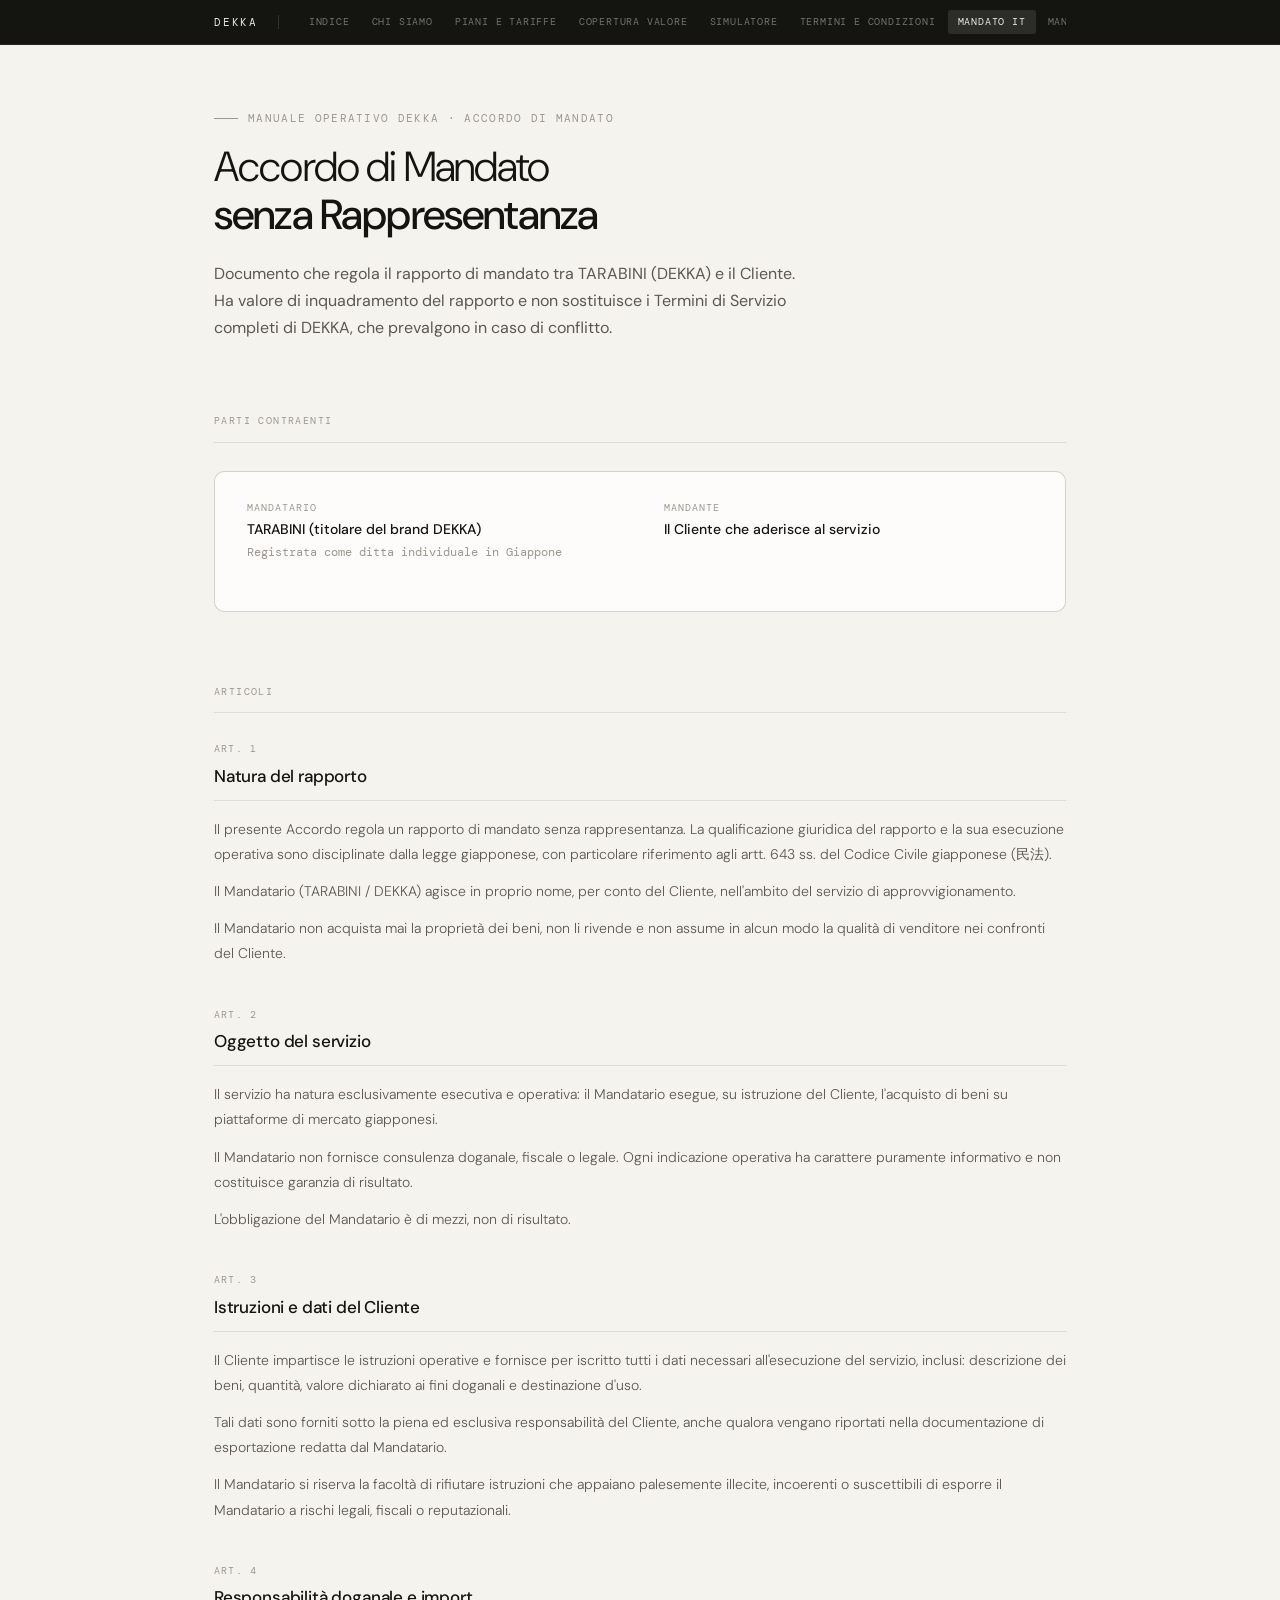
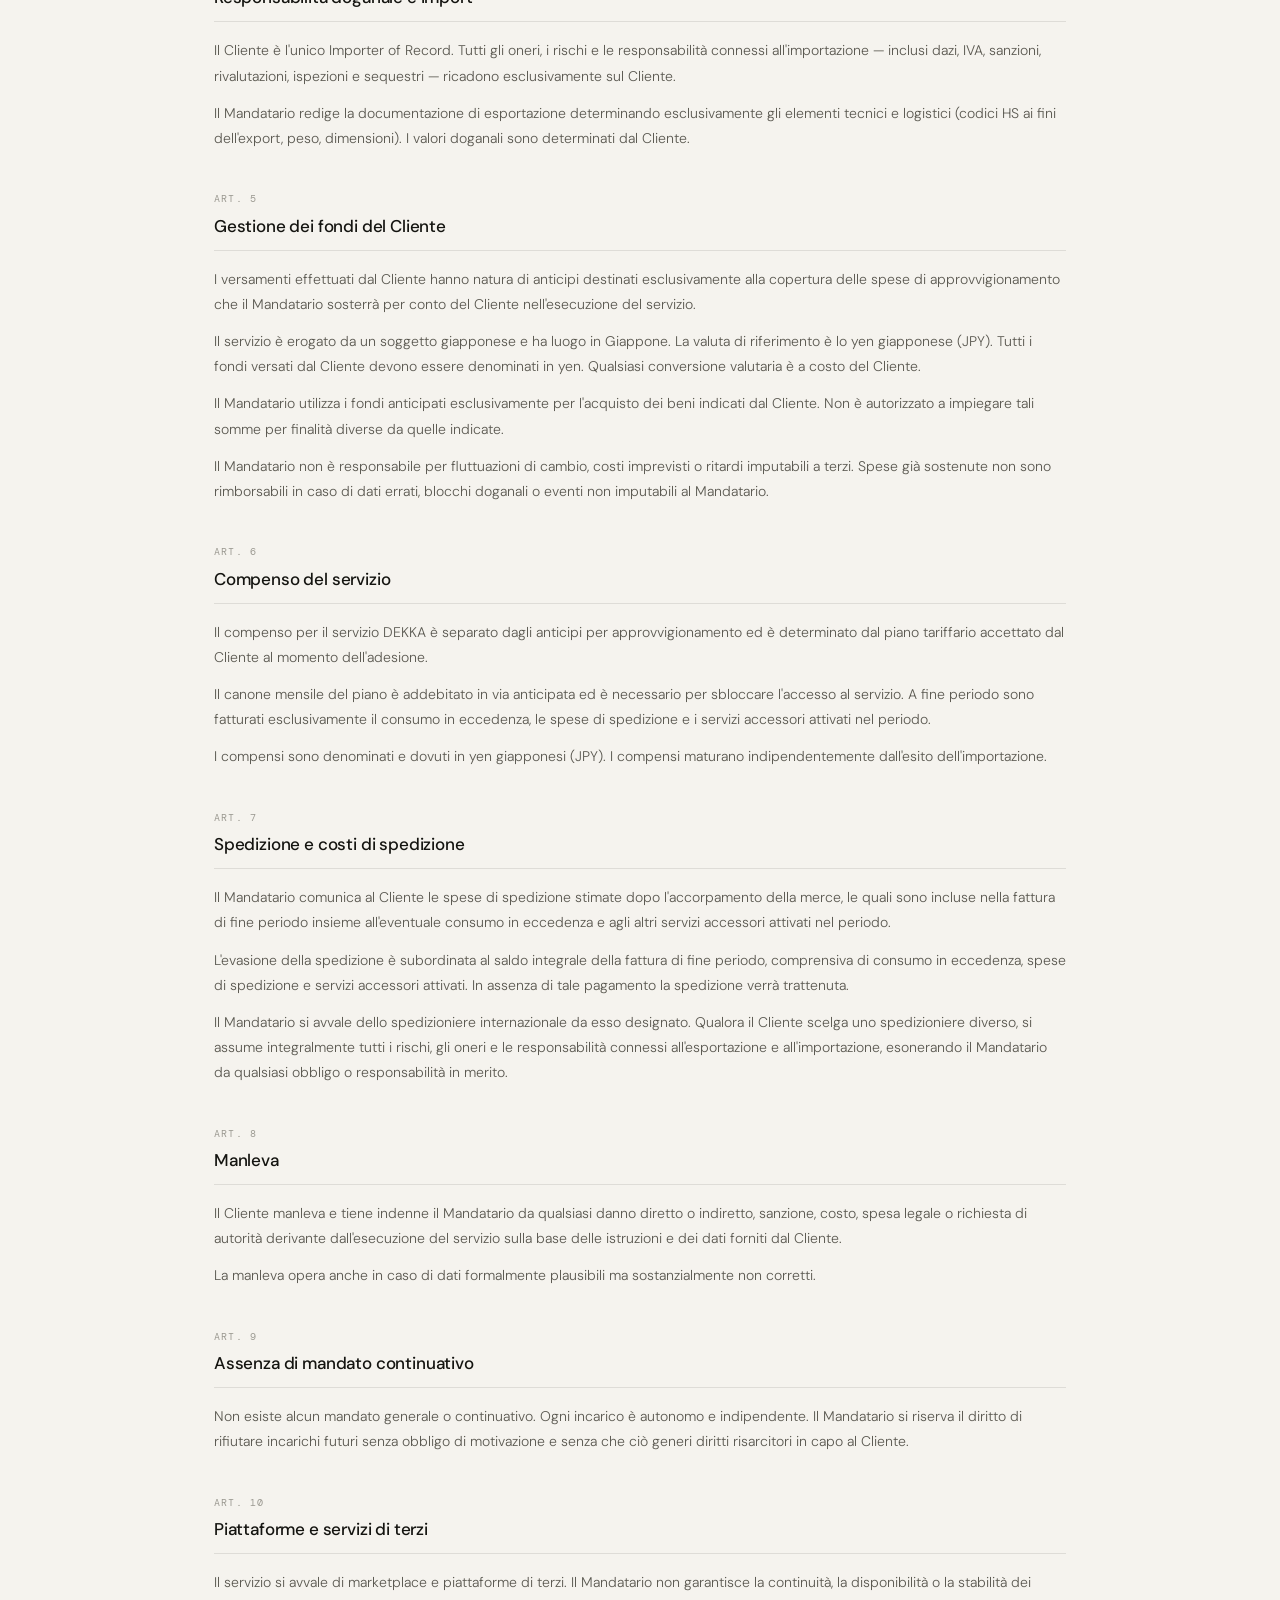
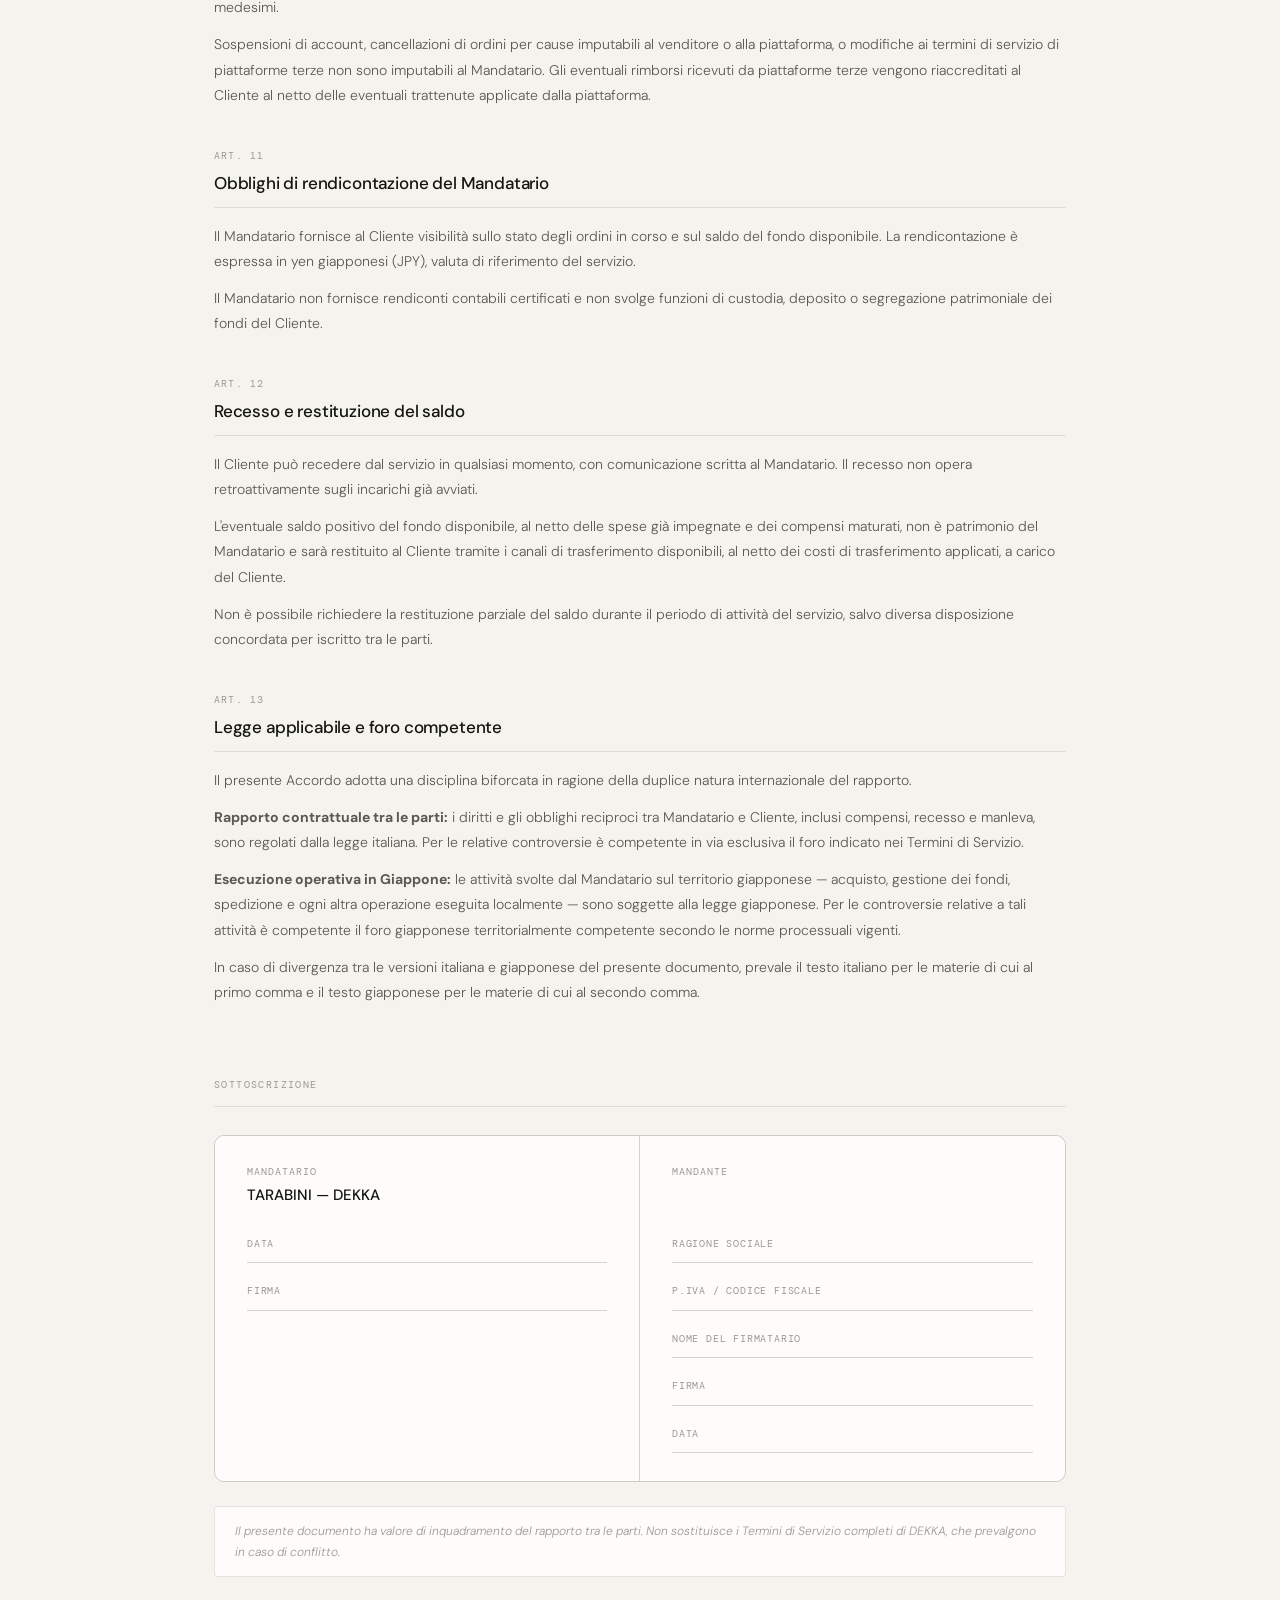
<file: DEKKA___Accordo_di_Mandato_IT.html>
<!DOCTYPE html>
<html lang="it">
<head>
<meta charset="UTF-8">
<meta name="viewport" content="width=device-width, initial-scale=1.0">
<title>DEKKA — Accordo di Mandato senza Rappresentanza</title>
<link rel="stylesheet" href="dekka.css">
<style>
  /* ---- PARTI ---- */
  .parti {
    background: var(--bg-card);
    border: 1px solid var(--border-strong);
    border-radius: var(--radius-lg);
    padding: 28px 32px;
    display: grid;
    grid-template-columns: 1fr 1fr;
    gap: 0 48px;
    margin: 24px 0;
  }
  .parti-row { margin-bottom: 20px; }
  .parti-row:last-child { margin-bottom: 0; }
  .parti-label {
    font-family: var(--font-mono);
    font-size: 10px;
    letter-spacing: 0.10em;
    text-transform: uppercase;
    color: var(--ink-3);
    margin-bottom: 4px;
  }
  .parti-value {
    font-size: 14px;
    font-weight: 500;
    color: var(--ink);
    line-height: 1.4;
  }
  .parti-sub {
    font-size: 12px;
    color: var(--ink-3);
    font-family: var(--font-mono);
    margin-top: 3px;
  }
  @media(max-width: 600px) { .parti { grid-template-columns: 1fr; } }

  /* ---- ARTICOLI ---- */
  .man-art {
    margin-bottom: 40px;
    scroll-margin-top: 24px;
  }
  .man-art-header {
    margin-bottom: 16px;
    padding-bottom: 10px;
    border-bottom: 1px solid var(--border);
  }
  .man-art-eyebrow {
    font-family: var(--font-mono);
    font-size: 10px;
    letter-spacing: 0.12em;
    text-transform: uppercase;
    color: var(--ink-3);
    margin-bottom: 4px;
  }
  .man-art-title {
    font-size: 17px;
    font-weight: 500;
    color: var(--ink);
    letter-spacing: -0.01em;
  }
  .man-body {
    font-size: 14px;
    color: var(--ink-2);
    line-height: 1.8;
    font-weight: 300;
  }
  .man-body + .man-body { margin-top: 12px; }

  /* ---- FIRMA ---- */
  .firma {
    display: grid;
    grid-template-columns: 1fr 1fr;
    gap: 0;
    border: 1px solid var(--border-strong);
    border-radius: var(--radius-lg);
    overflow: hidden;
    margin-top: 8px;
  }
  .firma-col {
    padding: 28px 32px;
    background: var(--bg-card);
  }
  .firma-col:first-child { border-right: 1px solid var(--border-strong); }
  .firma-party { margin-bottom: 28px; }
  .firma-party-label {
    font-family: var(--font-mono);
    font-size: 10px;
    letter-spacing: 0.10em;
    text-transform: uppercase;
    color: var(--ink-3);
    margin-bottom: 3px;
  }
  .firma-party-name {
    font-size: 15px;
    font-weight: 500;
    color: var(--ink);
  }
  .firma-field { margin-bottom: 20px; }
  .firma-field:last-child { margin-bottom: 0; }
  .firma-field-label {
    font-family: var(--font-mono);
    font-size: 10px;
    letter-spacing: 0.08em;
    text-transform: uppercase;
    color: var(--ink-3);
    margin-bottom: 10px;
  }
  .firma-line {
    height: 1px;
    background: var(--border-strong);
    width: 100%;
  }
  @media(max-width: 600px) {
    .firma { grid-template-columns: 1fr; }
    .firma-col:first-child { border-right: none; border-bottom: 1px solid var(--border-strong); }
  }

  /* ---- DISCLAIMER ---- */
  .disclaimer {
    margin-top: 24px;
    padding: 14px 20px;
    border: 1px solid var(--border);
    border-radius: var(--radius);
    background: var(--bg-card);
  }
  .disclaimer p {
    font-size: 12px;
    color: var(--ink-3);
    line-height: 1.7;
    font-weight: 300;
    font-style: italic;
  }
</style>
</head>
<body>
<div class="page">

  <!-- HEADER -->
  <div class="header">
    <div class="header-eyebrow">Manuale operativo DEKKA · Accordo di Mandato</div>
    <h1>Accordo di Mandato<br><strong>senza Rappresentanza</strong></h1>
    <p class="header-desc">Documento che regola il rapporto di mandato tra TARABINI (DEKKA) e il Cliente. Ha valore di inquadramento del rapporto e non sostituisce i Termini di Servizio completi di DEKKA, che prevalgono in caso di conflitto.</p>
  </div>

  <!-- PARTI -->
  <div class="section">
    <div class="section-label">Parti contraenti</div>
    <div class="parti">
      <div class="parti-row">
        <div class="parti-label">Mandatario</div>
        <div class="parti-value">TARABINI (titolare del brand DEKKA)</div>
        <div class="parti-sub">Registrata come ditta individuale in Giappone</div>
      </div>
      <div class="parti-row">
        <div class="parti-label">Mandante</div>
        <div class="parti-value">Il Cliente che aderisce al servizio</div>
      </div>
    </div>
  </div>

  <!-- ARTICOLI -->
  <div class="section">
    <div class="section-label">Articoli</div>

    <div class="man-art" id="art1">
      <div class="man-art-header">
        <div class="man-art-eyebrow">Art. 1</div>
        <div class="man-art-title">Natura del rapporto</div>
      </div>
      <p class="man-body">Il presente Accordo regola un rapporto di mandato senza rappresentanza. La qualificazione giuridica del rapporto e la sua esecuzione operativa sono disciplinate dalla legge giapponese, con particolare riferimento agli artt. 643 ss. del Codice Civile giapponese (民法).</p>
      <p class="man-body">Il Mandatario (TARABINI / DEKKA) agisce in proprio nome, per conto del Cliente, nell'ambito del servizio di approvvigionamento.</p>
      <p class="man-body">Il Mandatario non acquista mai la proprietà dei beni, non li rivende e non assume in alcun modo la qualità di venditore nei confronti del Cliente.</p>
    </div>

    <div class="man-art" id="art2">
      <div class="man-art-header">
        <div class="man-art-eyebrow">Art. 2</div>
        <div class="man-art-title">Oggetto del servizio</div>
      </div>
      <p class="man-body">Il servizio ha natura esclusivamente esecutiva e operativa: il Mandatario esegue, su istruzione del Cliente, l'acquisto di beni su piattaforme di mercato giapponesi.</p>
      <p class="man-body">Il Mandatario non fornisce consulenza doganale, fiscale o legale. Ogni indicazione operativa ha carattere puramente informativo e non costituisce garanzia di risultato.</p>
      <p class="man-body">L'obbligazione del Mandatario è di mezzi, non di risultato.</p>
    </div>

    <div class="man-art" id="art3">
      <div class="man-art-header">
        <div class="man-art-eyebrow">Art. 3</div>
        <div class="man-art-title">Istruzioni e dati del Cliente</div>
      </div>
      <p class="man-body">Il Cliente impartisce le istruzioni operative e fornisce per iscritto tutti i dati necessari all'esecuzione del servizio, inclusi: descrizione dei beni, quantità, valore dichiarato ai fini doganali e destinazione d'uso.</p>
      <p class="man-body">Tali dati sono forniti sotto la piena ed esclusiva responsabilità del Cliente, anche qualora vengano riportati nella documentazione di esportazione redatta dal Mandatario.</p>
      <p class="man-body">Il Mandatario si riserva la facoltà di rifiutare istruzioni che appaiano palesemente illecite, incoerenti o suscettibili di esporre il Mandatario a rischi legali, fiscali o reputazionali.</p>
    </div>

    <div class="man-art" id="art4">
      <div class="man-art-header">
        <div class="man-art-eyebrow">Art. 4</div>
        <div class="man-art-title">Responsabilità doganale e import</div>
      </div>
      <p class="man-body">Il Cliente è l'unico Importer of Record. Tutti gli oneri, i rischi e le responsabilità connessi all'importazione — inclusi dazi, IVA, sanzioni, rivalutazioni, ispezioni e sequestri — ricadono esclusivamente sul Cliente.</p>
      <p class="man-body">Il Mandatario redige la documentazione di esportazione determinando esclusivamente gli elementi tecnici e logistici (codici HS ai fini dell'export, peso, dimensioni). I valori doganali sono determinati dal Cliente.</p>
    </div>

    <div class="man-art" id="art5">
      <div class="man-art-header">
        <div class="man-art-eyebrow">Art. 5</div>
        <div class="man-art-title">Gestione dei fondi del Cliente</div>
      </div>
      <p class="man-body">I versamenti effettuati dal Cliente hanno natura di anticipi destinati esclusivamente alla copertura delle spese di approvvigionamento che il Mandatario sosterrà per conto del Cliente nell'esecuzione del servizio.</p>
      <p class="man-body">Il servizio è erogato da un soggetto giapponese e ha luogo in Giappone. La valuta di riferimento è lo yen giapponese (JPY). Tutti i fondi versati dal Cliente devono essere denominati in yen. Qualsiasi conversione valutaria è a costo del Cliente.</p>
      <p class="man-body">Il Mandatario utilizza i fondi anticipati esclusivamente per l'acquisto dei beni indicati dal Cliente. Non è autorizzato a impiegare tali somme per finalità diverse da quelle indicate.</p>
      <p class="man-body">Il Mandatario non è responsabile per fluttuazioni di cambio, costi imprevisti o ritardi imputabili a terzi. Spese già sostenute non sono rimborsabili in caso di dati errati, blocchi doganali o eventi non imputabili al Mandatario.</p>
    </div>

    <div class="man-art" id="art6">
      <div class="man-art-header">
        <div class="man-art-eyebrow">Art. 6</div>
        <div class="man-art-title">Compenso del servizio</div>
      </div>
      <p class="man-body">Il compenso per il servizio DEKKA è separato dagli anticipi per approvvigionamento ed è determinato dal piano tariffario accettato dal Cliente al momento dell'adesione.</p>
      <p class="man-body">Il canone mensile del piano è addebitato in via anticipata ed è necessario per sbloccare l'accesso al servizio. A fine periodo sono fatturati esclusivamente il consumo in eccedenza, le spese di spedizione e i servizi accessori attivati nel periodo.</p>
      <p class="man-body">I compensi sono denominati e dovuti in yen giapponesi (JPY). I compensi maturano indipendentemente dall'esito dell'importazione.</p>
    </div>

    <div class="man-art" id="art7">
      <div class="man-art-header">
        <div class="man-art-eyebrow">Art. 7</div>
        <div class="man-art-title">Spedizione e costi di spedizione</div>
      </div>
      <p class="man-body">Il Mandatario comunica al Cliente le spese di spedizione stimate dopo l'accorpamento della merce, le quali sono incluse nella fattura di fine periodo insieme all'eventuale consumo in eccedenza e agli altri servizi accessori attivati nel periodo.</p>
      <p class="man-body">L'evasione della spedizione è subordinata al saldo integrale della fattura di fine periodo, comprensiva di consumo in eccedenza, spese di spedizione e servizi accessori attivati. In assenza di tale pagamento la spedizione verrà trattenuta.</p>
      <p class="man-body">Il Mandatario si avvale dello spedizioniere internazionale da esso designato. Qualora il Cliente scelga uno spedizioniere diverso, si assume integralmente tutti i rischi, gli oneri e le responsabilità connessi all'esportazione e all'importazione, esonerando il Mandatario da qualsiasi obbligo o responsabilità in merito.</p>
    </div>

    <div class="man-art" id="art8">
      <div class="man-art-header">
        <div class="man-art-eyebrow">Art. 8</div>
        <div class="man-art-title">Manleva</div>
      </div>
      <p class="man-body">Il Cliente manleva e tiene indenne il Mandatario da qualsiasi danno diretto o indiretto, sanzione, costo, spesa legale o richiesta di autorità derivante dall'esecuzione del servizio sulla base delle istruzioni e dei dati forniti dal Cliente.</p>
      <p class="man-body">La manleva opera anche in caso di dati formalmente plausibili ma sostanzialmente non corretti.</p>
    </div>

    <div class="man-art" id="art9">
      <div class="man-art-header">
        <div class="man-art-eyebrow">Art. 9</div>
        <div class="man-art-title">Assenza di mandato continuativo</div>
      </div>
      <p class="man-body">Non esiste alcun mandato generale o continuativo. Ogni incarico è autonomo e indipendente. Il Mandatario si riserva il diritto di rifiutare incarichi futuri senza obbligo di motivazione e senza che ciò generi diritti risarcitori in capo al Cliente.</p>
    </div>

    <div class="man-art" id="art10">
      <div class="man-art-header">
        <div class="man-art-eyebrow">Art. 10</div>
        <div class="man-art-title">Piattaforme e servizi di terzi</div>
      </div>
      <p class="man-body">Il servizio si avvale di marketplace e piattaforme di terzi. Il Mandatario non garantisce la continuità, la disponibilità o la stabilità dei medesimi.</p>
      <p class="man-body">Sospensioni di account, cancellazioni di ordini per cause imputabili al venditore o alla piattaforma, o modifiche ai termini di servizio di piattaforme terze non sono imputabili al Mandatario. Gli eventuali rimborsi ricevuti da piattaforme terze vengono riaccreditati al Cliente al netto delle eventuali trattenute applicate dalla piattaforma.</p>
    </div>

    <div class="man-art" id="art11">
      <div class="man-art-header">
        <div class="man-art-eyebrow">Art. 11</div>
        <div class="man-art-title">Obblighi di rendicontazione del Mandatario</div>
      </div>
      <p class="man-body">Il Mandatario fornisce al Cliente visibilità sullo stato degli ordini in corso e sul saldo del fondo disponibile. La rendicontazione è espressa in yen giapponesi (JPY), valuta di riferimento del servizio.</p>
      <p class="man-body">Il Mandatario non fornisce rendiconti contabili certificati e non svolge funzioni di custodia, deposito o segregazione patrimoniale dei fondi del Cliente.</p>
    </div>

    <div class="man-art" id="art12">
      <div class="man-art-header">
        <div class="man-art-eyebrow">Art. 12</div>
        <div class="man-art-title">Recesso e restituzione del saldo</div>
      </div>
      <p class="man-body">Il Cliente può recedere dal servizio in qualsiasi momento, con comunicazione scritta al Mandatario. Il recesso non opera retroattivamente sugli incarichi già avviati.</p>
      <p class="man-body">L'eventuale saldo positivo del fondo disponibile, al netto delle spese già impegnate e dei compensi maturati, non è patrimonio del Mandatario e sarà restituito al Cliente tramite i canali di trasferimento disponibili, al netto dei costi di trasferimento applicati, a carico del Cliente.</p>
      <p class="man-body">Non è possibile richiedere la restituzione parziale del saldo durante il periodo di attività del servizio, salvo diversa disposizione concordata per iscritto tra le parti.</p>
    </div>

    <div class="man-art" id="art13">
      <div class="man-art-header">
        <div class="man-art-eyebrow">Art. 13</div>
        <div class="man-art-title">Legge applicabile e foro competente</div>
      </div>
      <p class="man-body">Il presente Accordo adotta una disciplina biforcata in ragione della duplice natura internazionale del rapporto.</p>
      <p class="man-body"><strong>Rapporto contrattuale tra le parti:</strong> i diritti e gli obblighi reciproci tra Mandatario e Cliente, inclusi compensi, recesso e manleva, sono regolati dalla legge italiana. Per le relative controversie è competente in via esclusiva il foro indicato nei Termini di Servizio.</p>
      <p class="man-body"><strong>Esecuzione operativa in Giappone:</strong> le attività svolte dal Mandatario sul territorio giapponese — acquisto, gestione dei fondi, spedizione e ogni altra operazione eseguita localmente — sono soggette alla legge giapponese. Per le controversie relative a tali attività è competente il foro giapponese territorialmente competente secondo le norme processuali vigenti.</p>
      <p class="man-body">In caso di divergenza tra le versioni italiana e giapponese del presente documento, prevale il testo italiano per le materie di cui al primo comma e il testo giapponese per le materie di cui al secondo comma.</p>
    </div>

  </div>

  <!-- FIRMA -->
  <div class="section">
    <div class="section-label">Sottoscrizione</div>

    <div class="firma">
      <div class="firma-col">
        <div class="firma-party">
          <div class="firma-party-label">Mandatario</div>
          <div class="firma-party-name">TARABINI — DEKKA</div>
        </div>
        <div class="firma-field">
          <div class="firma-field-label">Data</div>
          <div class="firma-line"></div>
        </div>
        <div class="firma-field">
          <div class="firma-field-label">Firma</div>
          <div class="firma-line"></div>
        </div>
      </div>
      <div class="firma-col">
        <div class="firma-party">
          <div class="firma-party-label">Mandante</div>
          <div class="firma-party-name">&nbsp;</div>
        </div>
        <div class="firma-field">
          <div class="firma-field-label">Ragione Sociale</div>
          <div class="firma-line"></div>
        </div>
        <div class="firma-field">
          <div class="firma-field-label">P.IVA / Codice Fiscale</div>
          <div class="firma-line"></div>
        </div>
        <div class="firma-field">
          <div class="firma-field-label">Nome del firmatario</div>
          <div class="firma-line"></div>
        </div>
        <div class="firma-field">
          <div class="firma-field-label">Firma</div>
          <div class="firma-line"></div>
        </div>
        <div class="firma-field">
          <div class="firma-field-label">Data</div>
          <div class="firma-line"></div>
        </div>
      </div>
    </div>

    <div class="disclaimer">
      <p>Il presente documento ha valore di inquadramento del rapporto tra le parti. Non sostituisce i Termini di Servizio completi di DEKKA, che prevalgono in caso di conflitto.</p>
    </div>
  </div>

</div>
<script src="nav.js"></script>
</body>
</html>
</file>
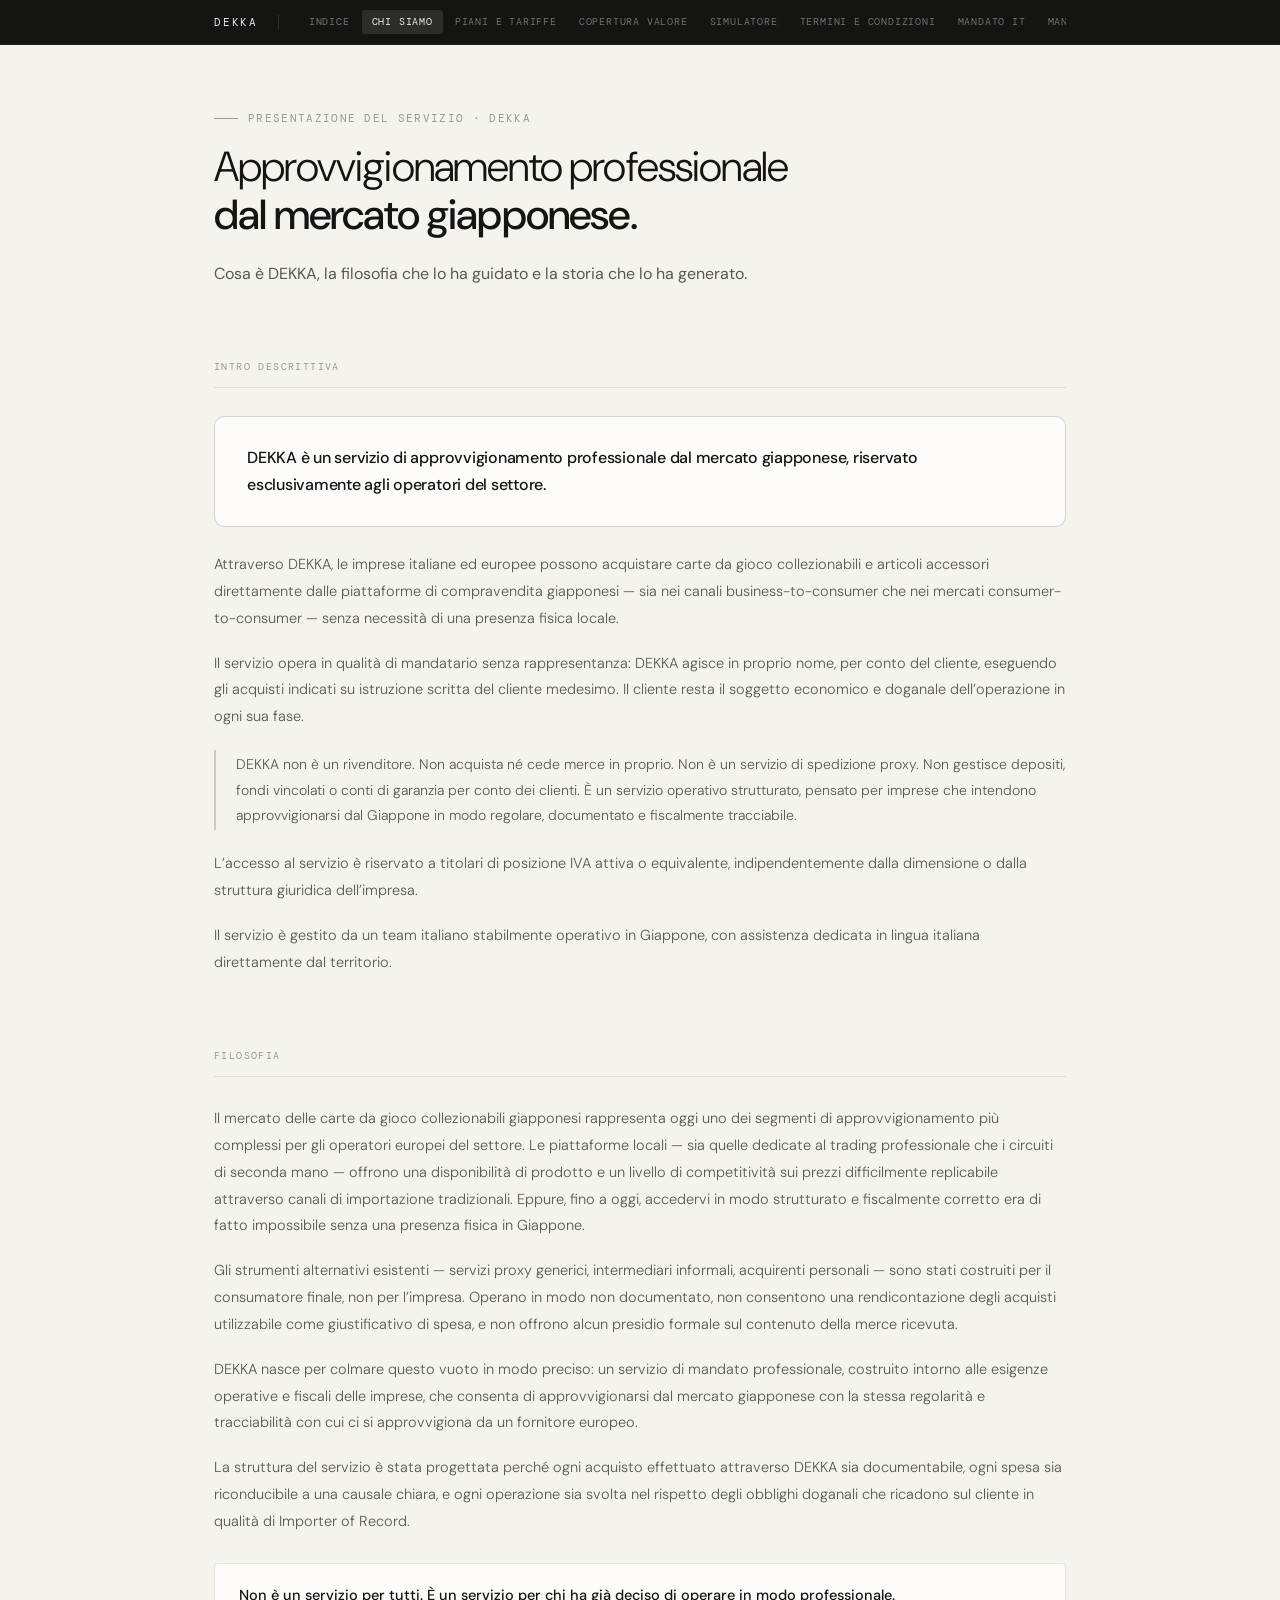
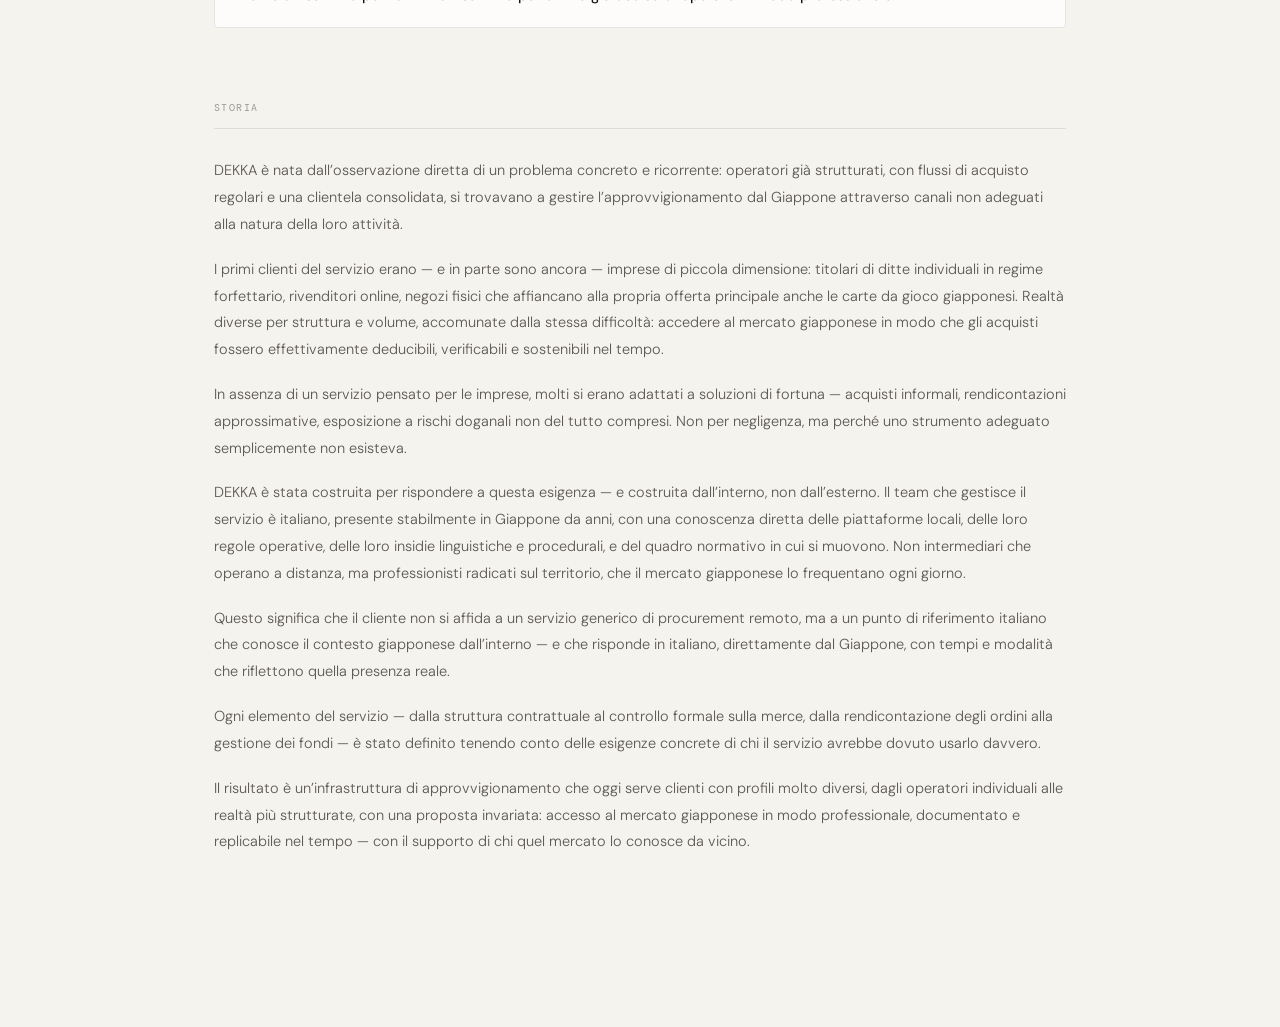
<file: DEKKA___Chi_siamo.html>
<!DOCTYPE html>
<html lang="it">
<head>
<meta charset="UTF-8">
<meta name="viewport" content="width=device-width, initial-scale=1.0">
<title>DEKKA — Chi siamo</title>
<link rel="stylesheet" href="dekka.css">
<style>
  .desc-lead {
    background: var(--bg-card);
    border: 1px solid var(--border-strong);
    border-radius: var(--radius-lg);
    padding: 28px 32px;
    margin-bottom: 24px;
  }
  .desc-lead p {
    font-size: 16px;
    font-weight: 500;
    color: var(--ink);
    line-height: 1.65;
    letter-spacing: -0.015em;
  }

  .desc-para {
    font-size: 14.5px;
    color: var(--ink-2);
    line-height: 1.85;
    font-weight: 300;
    margin-bottom: 18px;
  }
  .desc-para:last-child { margin-bottom: 0; }

  .desc-not {
    border-left: 2px solid var(--border-strong);
    padding: 2px 0 2px 20px;
    margin: 20px 0;
  }
  .desc-not p {
    font-size: 14px;
    color: var(--ink-2);
    line-height: 1.82;
    font-weight: 300;
  }

  .desc-closing {
    margin-top: 28px;
    padding: 20px 24px;
    border: 1px solid var(--border);
    border-radius: var(--radius);
    background: var(--bg-card);
  }
  .desc-closing p {
    font-size: 14.5px;
    font-weight: 500;
    color: var(--ink);
    line-height: 1.6;
  }
</style>
</head>
<body>
<div class="page">

  <!-- HEADER -->
  <div class="header">
    <div class="header-eyebrow">Presentazione del servizio · DEKKA</div>
    <h1>Approvvigionamento professionale<br><strong>dal mercato giapponese.</strong></h1>
    <p class="header-desc">Cosa è DEKKA, la filosofia che lo ha guidato e la storia che lo ha generato.</p>
  </div>

  <!-- INTRO -->
  <div class="section">
    <div class="section-label">Intro descrittiva</div>

    <div class="desc-lead">
      <p>DEKKA è un servizio di approvvigionamento professionale dal mercato giapponese, riservato esclusivamente agli operatori del settore.</p>
    </div>

    <p class="desc-para">Attraverso DEKKA, le imprese italiane ed europee possono acquistare carte da gioco collezionabili e articoli accessori direttamente dalle piattaforme di compravendita giapponesi — sia nei canali business-to-consumer che nei mercati consumer-to-consumer — senza necessità di una presenza fisica locale.</p>

    <p class="desc-para">Il servizio opera in qualità di mandatario senza rappresentanza: DEKKA agisce in proprio nome, per conto del cliente, eseguendo gli acquisti indicati su istruzione scritta del cliente medesimo. Il cliente resta il soggetto economico e doganale dell&#8217;operazione in ogni sua fase.</p>

    <div class="desc-not">
      <p>DEKKA non è un rivenditore. Non acquista né cede merce in proprio. Non è un servizio di spedizione proxy. Non gestisce depositi, fondi vincolati o conti di garanzia per conto dei clienti. È un servizio operativo strutturato, pensato per imprese che intendono approvvigionarsi dal Giappone in modo regolare, documentato e fiscalmente tracciabile.</p>
    </div>

    <p class="desc-para">L&#8217;accesso al servizio è riservato a titolari di posizione IVA attiva o equivalente, indipendentemente dalla dimensione o dalla struttura giuridica dell&#8217;impresa.</p>

    <p class="desc-para">Il servizio è gestito da un team italiano stabilmente operativo in Giappone, con assistenza dedicata in lingua italiana direttamente dal territorio.</p>
  </div>

  <!-- FILOSOFIA -->
  <div class="section">
    <div class="section-label">Filosofia</div>

    <p class="desc-para">Il mercato delle carte da gioco collezionabili giapponesi rappresenta oggi uno dei segmenti di approvvigionamento più complessi per gli operatori europei del settore. Le piattaforme locali — sia quelle dedicate al trading professionale che i circuiti di seconda mano — offrono una disponibilità di prodotto e un livello di competitività sui prezzi difficilmente replicabile attraverso canali di importazione tradizionali. Eppure, fino a oggi, accedervi in modo strutturato e fiscalmente corretto era di fatto impossibile senza una presenza fisica in Giappone.</p>

    <p class="desc-para">Gli strumenti alternativi esistenti — servizi proxy generici, intermediari informali, acquirenti personali — sono stati costruiti per il consumatore finale, non per l&#8217;impresa. Operano in modo non documentato, non consentono una rendicontazione degli acquisti utilizzabile come giustificativo di spesa, e non offrono alcun presidio formale sul contenuto della merce ricevuta.</p>

    <p class="desc-para">DEKKA nasce per colmare questo vuoto in modo preciso: un servizio di mandato professionale, costruito intorno alle esigenze operative e fiscali delle imprese, che consenta di approvvigionarsi dal mercato giapponese con la stessa regolarità e tracciabilità con cui ci si approvvigiona da un fornitore europeo.</p>

    <p class="desc-para">La struttura del servizio è stata progettata perché ogni acquisto effettuato attraverso DEKKA sia documentabile, ogni spesa sia riconducibile a una causale chiara, e ogni operazione sia svolta nel rispetto degli obblighi doganali che ricadono sul cliente in qualità di Importer of Record.</p>

    <div class="desc-closing">
      <p>Non è un servizio per tutti. È un servizio per chi ha già deciso di operare in modo professionale.</p>
    </div>
  </div>

  <!-- STORIA -->
  <div class="section">
    <div class="section-label">Storia</div>

    <p class="desc-para">DEKKA è nata dall&#8217;osservazione diretta di un problema concreto e ricorrente: operatori già strutturati, con flussi di acquisto regolari e una clientela consolidata, si trovavano a gestire l&#8217;approvvigionamento dal Giappone attraverso canali non adeguati alla natura della loro attività.</p>

    <p class="desc-para">I primi clienti del servizio erano — e in parte sono ancora — imprese di piccola dimensione: titolari di ditte individuali in regime forfettario, rivenditori online, negozi fisici che affiancano alla propria offerta principale anche le carte da gioco giapponesi. Realtà diverse per struttura e volume, accomunate dalla stessa difficoltà: accedere al mercato giapponese in modo che gli acquisti fossero effettivamente deducibili, verificabili e sostenibili nel tempo.</p>

    <p class="desc-para">In assenza di un servizio pensato per le imprese, molti si erano adattati a soluzioni di fortuna — acquisti informali, rendicontazioni approssimative, esposizione a rischi doganali non del tutto compresi. Non per negligenza, ma perché uno strumento adeguato semplicemente non esisteva.</p>

    <p class="desc-para">DEKKA è stata costruita per rispondere a questa esigenza — e costruita dall&#8217;interno, non dall&#8217;esterno. Il team che gestisce il servizio è italiano, presente stabilmente in Giappone da anni, con una conoscenza diretta delle piattaforme locali, delle loro regole operative, delle loro insidie linguistiche e procedurali, e del quadro normativo in cui si muovono. Non intermediari che operano a distanza, ma professionisti radicati sul territorio, che il mercato giapponese lo frequentano ogni giorno.</p>

    <p class="desc-para">Questo significa che il cliente non si affida a un servizio generico di procurement remoto, ma a un punto di riferimento italiano che conosce il contesto giapponese dall&#8217;interno — e che risponde in italiano, direttamente dal Giappone, con tempi e modalità che riflettono quella presenza reale.</p>

    <p class="desc-para">Ogni elemento del servizio — dalla struttura contrattuale al controllo formale sulla merce, dalla rendicontazione degli ordini alla gestione dei fondi — è stato definito tenendo conto delle esigenze concrete di chi il servizio avrebbe dovuto usarlo davvero.</p>

    <p class="desc-para">Il risultato è un&#8217;infrastruttura di approvvigionamento che oggi serve clienti con profili molto diversi, dagli operatori individuali alle realtà più strutturate, con una proposta invariata: accesso al mercato giapponese in modo professionale, documentato e replicabile nel tempo — con il supporto di chi quel mercato lo conosce da vicino.</p>
  </div>

</div>
<script src="nav.js"></script>
</body>
</html>
</file>
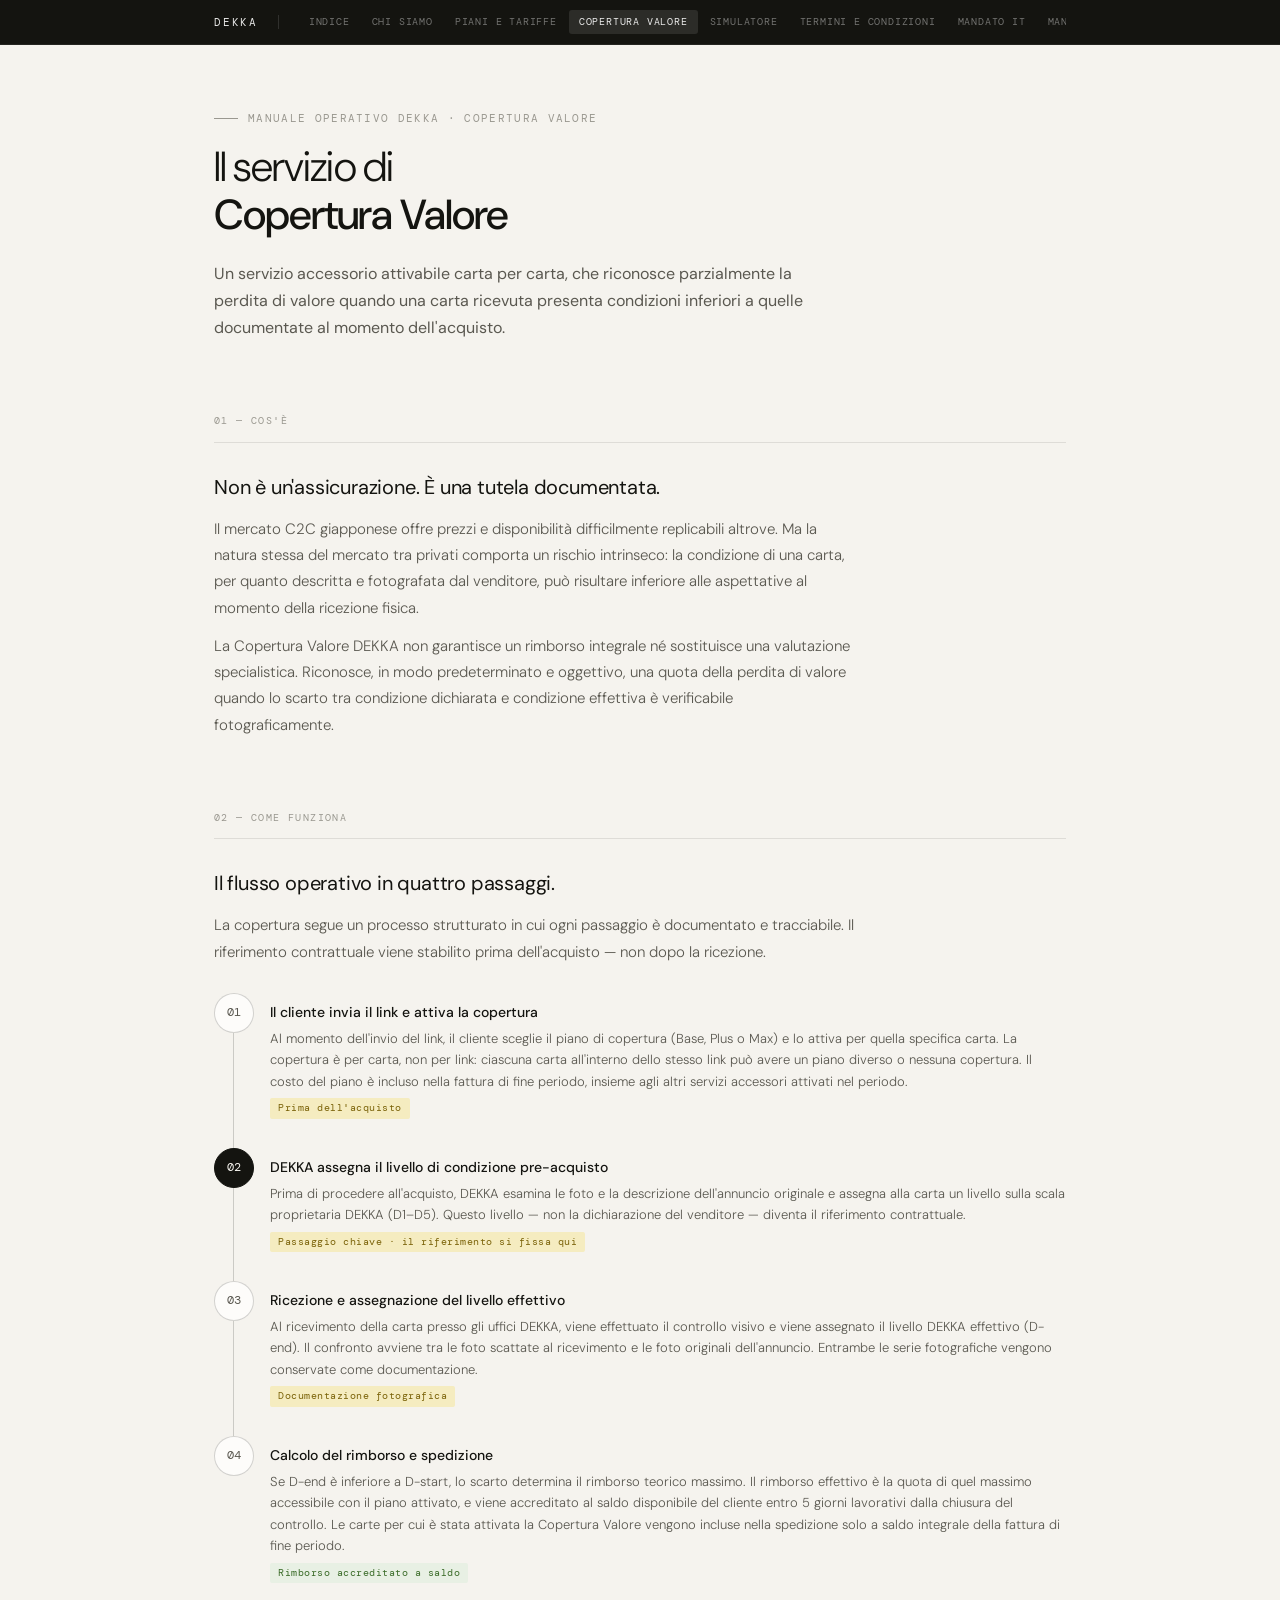
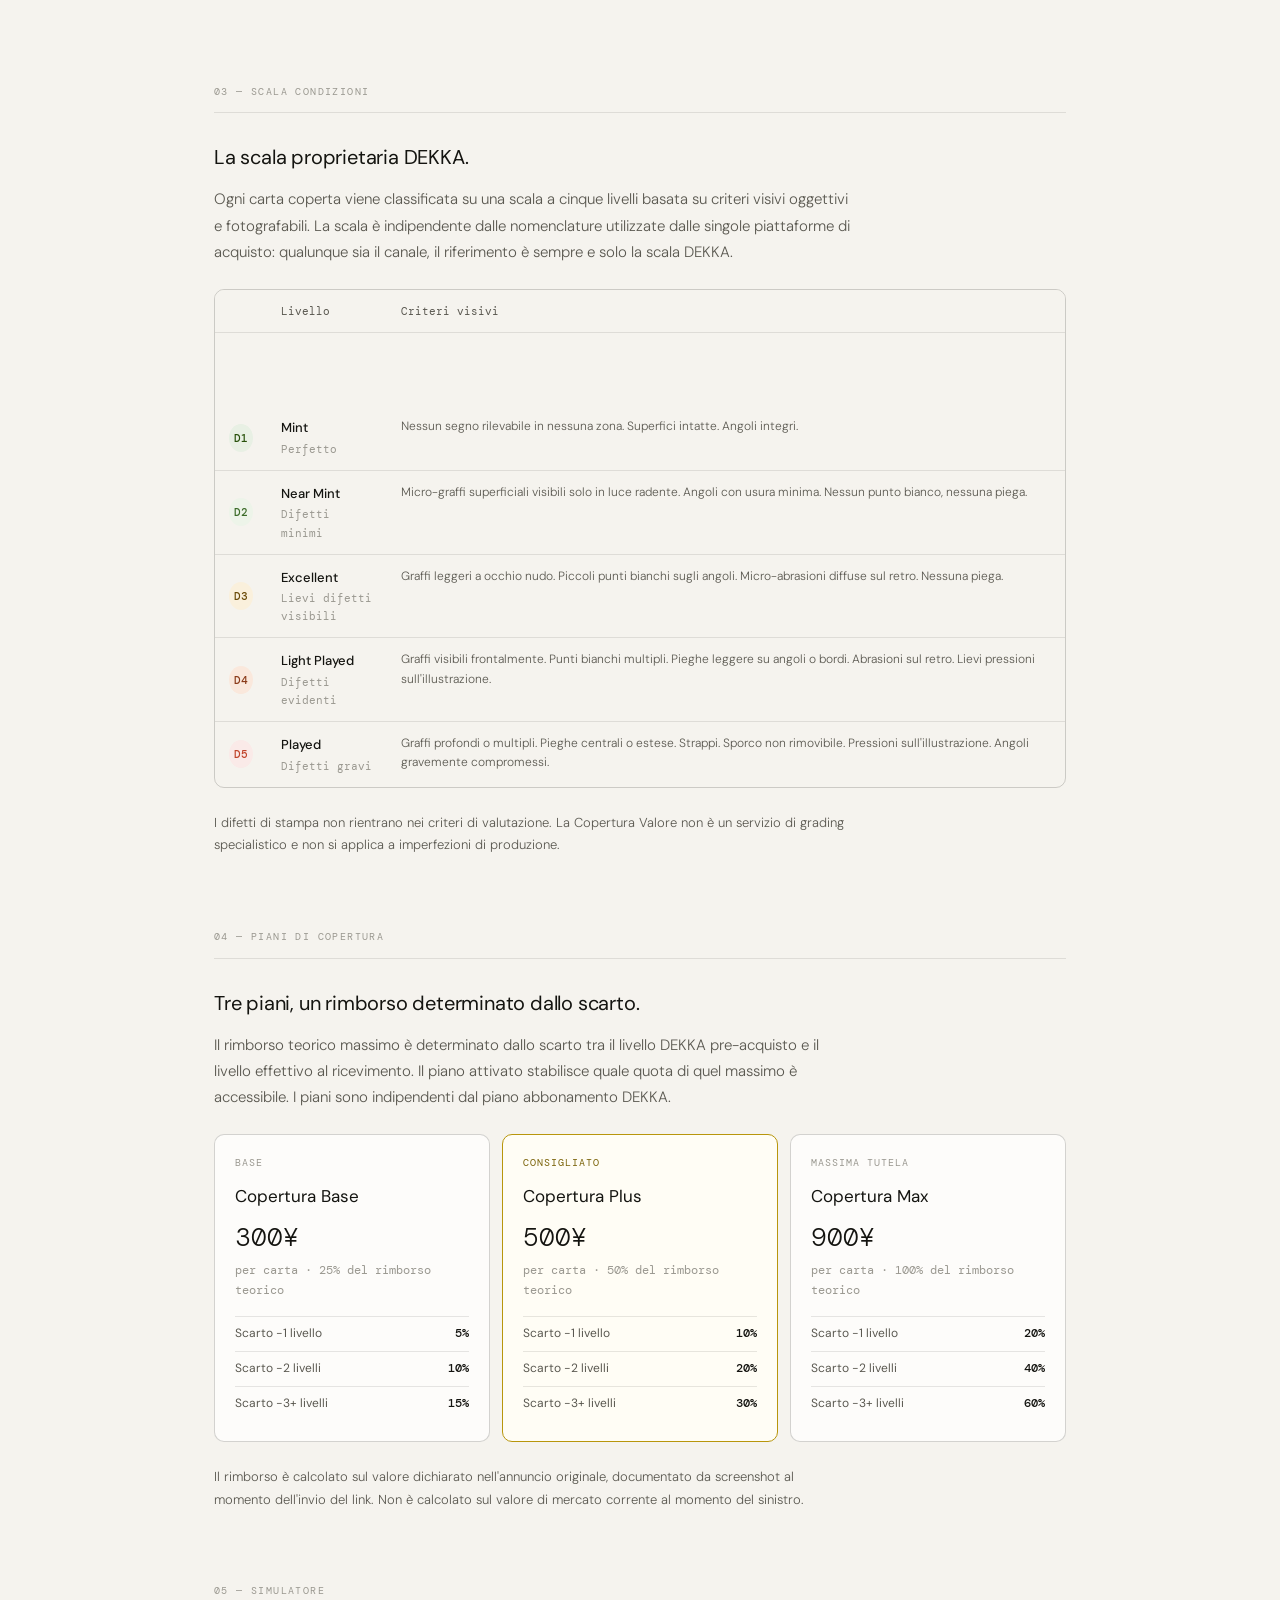
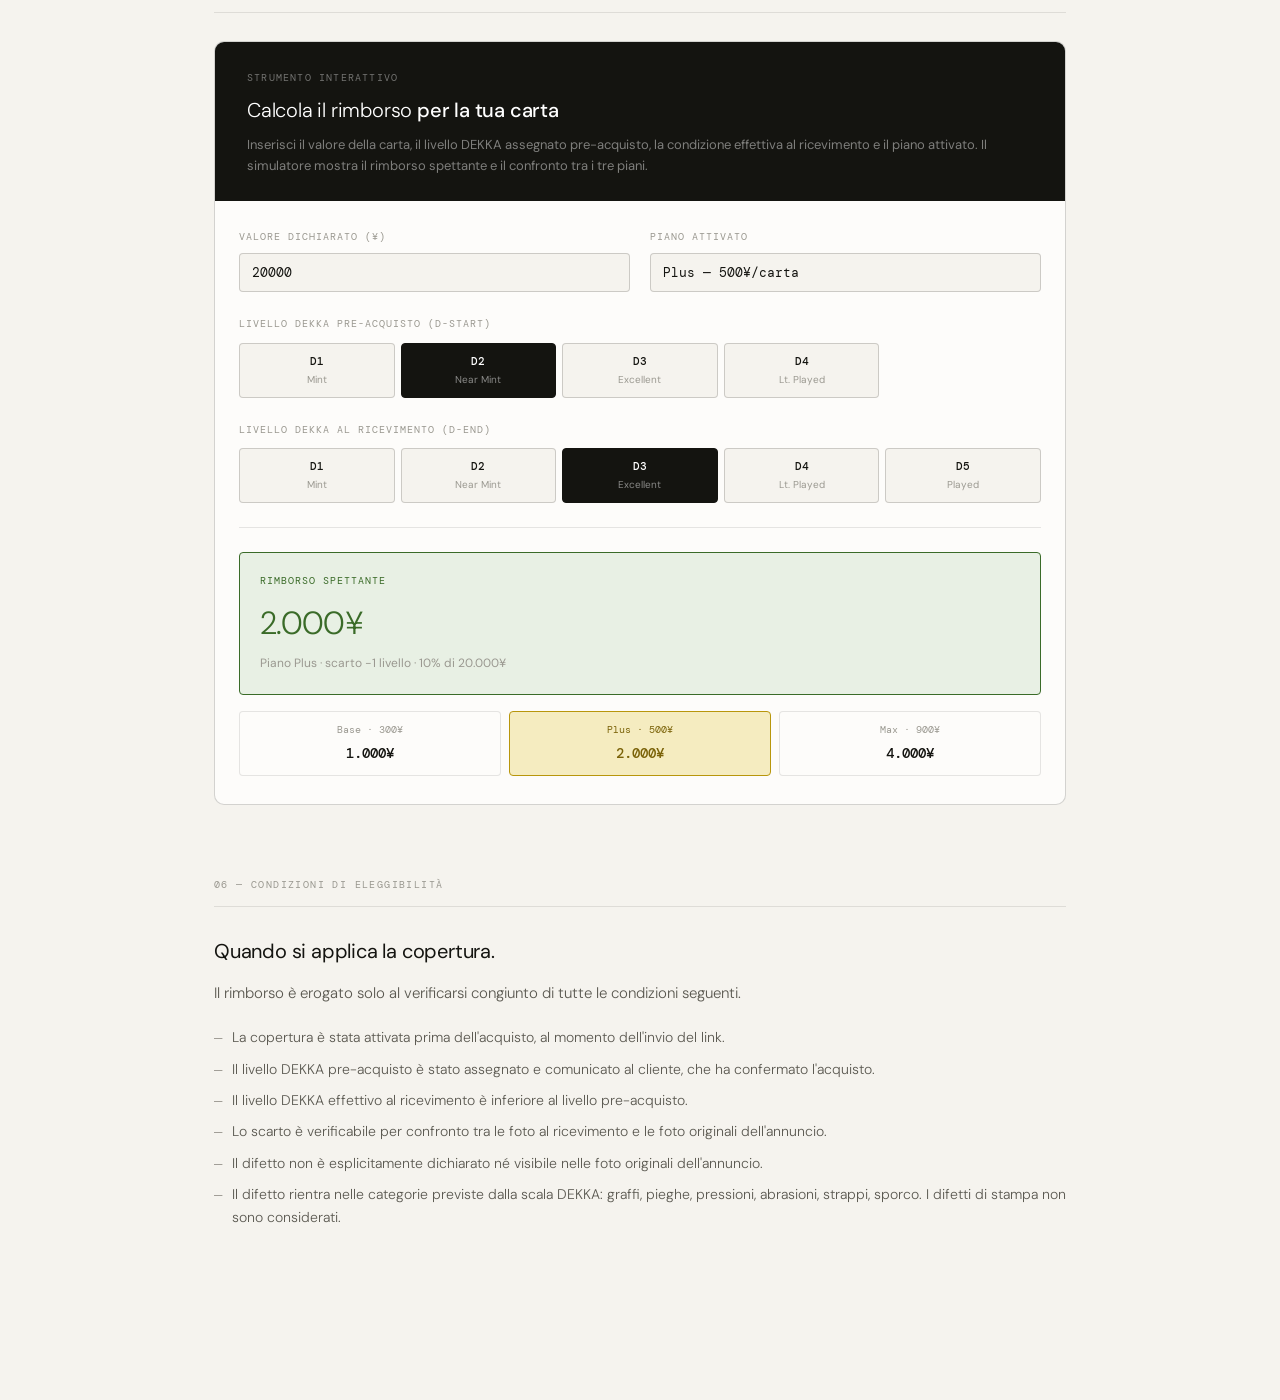
<file: DEKKA___Copertura_Valore.html>
<!DOCTYPE html>
<!-- saved from url=(0093)file:///C:/Users/%E3%82%BF%E3%83%A9%E3%83%93%E3%83%8B/Downloads/dekka_copertura_valore_1.html -->
<html lang="it"><head><meta http-equiv="Content-Type" content="text/html; charset=UTF-8">

<meta name="viewport" content="width=device-width, initial-scale=1.0">
<title>DEKKA — Copertura Valore</title>
<link rel="stylesheet" href="dekka.css">
<style>
  /* ---- FLUSSO ---- */
  .flow { display: flex; flex-direction: column; gap: 0; margin: 28px 0; }
  .flow-step {
    display: grid;
    grid-template-columns: 40px 1fr;
    gap: 0 16px;
    position: relative;
  }
  .flow-step:not(:last-child)::after {
    content: '';
    position: absolute;
    left: 19px;
    top: 40px;
    bottom: 0;
    width: 1px;
    background: var(--border-strong);
  }
  .flow-num {
    width: 40px;
    height: 40px;
    border: 1px solid var(--border-strong);
    border-radius: 50%;
    display: flex;
    align-items: center;
    justify-content: center;
    font-family: var(--font-mono);
    font-size: 12px;
    color: var(--ink-2);
    background: var(--bg-card);
    flex-shrink: 0;
    position: relative;
    z-index: 1;
  }
  .flow-num.active { background: var(--ink); color: var(--bg); border-color: var(--ink); }
  .flow-content { padding: 8px 0 28px; }
  .flow-title { font-size: 14px; font-weight: 500; color: var(--ink); margin-bottom: 4px; }
  .flow-desc { font-size: 13px; color: var(--ink-2); line-height: 1.65; font-weight: 300; }
  .flow-tag {
    display: inline-block;
    font-family: var(--font-mono);
    font-size: 10px;
    padding: 2px 8px;
    border-radius: 2px;
    margin-top: 6px;
    letter-spacing: 0.05em;
  }
  .tag-gold { background: var(--gold-light); color: var(--gold-dark); }
  .tag-red  { background: var(--red-light);  color: var(--red-mid); }
  .tag-green{ background: var(--green-light);color: var(--green-mid); }

  /* ---- SCALA ---- */
  .scala { border: 1px solid var(--border-strong); border-radius: var(--radius-lg); overflow: hidden; margin: 24px 0; }
  .scala-row {
    display: grid;
    grid-template-columns: 52px 120px 1fr;
    border-bottom: 1px solid var(--border);
    align-items: stretch;
  }
  .scala-row:last-child { border-bottom: none; }
  .scala-row.header { background: var(--bg); }
  .sc-cell { padding: 12px 14px; font-size: 13px; }
  .sc-cell.center { text-align: center; display: flex; align-items: center; justify-content: center; }
  .sc-cell.mono { font-family: var(--font-mono); font-size: 11px; color: var(--ink-2); }
  .sc-badge {
    width: 28px; height: 28px; border-radius: 50%;
    display: flex; align-items: center; justify-content: center;
    font-family: var(--font-mono); font-size: 11px; font-weight: 500;
  }
  .bd1 { background: #E8F0E4; color: #27500A; }
  .bd2 { background: #EDF4E9; color: #3A6B28; }
  .bd3 { background: var(--amber-light); color: #6A4A08; }
  .bd4 { background: #FAE8DC; color: #8A3A18; }
  .bd5 { background: var(--red-light); color: var(--red-mid); }
  .sc-name { font-size: 13px; font-weight: 500; color: var(--ink); display: block; }
  .sc-sub  { font-size: 11px; color: var(--ink-3); display: block; margin-top: 1px; font-family: var(--font-mono); }
  .sc-desc { font-size: 12px; color: var(--ink-2); line-height: 1.6; font-weight: 300; }

  /* ---- PIANI ---- */
  .piani-grid { display: grid; grid-template-columns: repeat(3,1fr); gap: 12px; margin: 24px 0; }
  .piano {
    border: 1px solid var(--border-strong);
    border-radius: var(--radius-lg);
    padding: 20px;
    background: var(--bg-card);
    position: relative;
    transition: border-color 0.2s;
  }
  .piano.featured {
    border-color: var(--gold);
    background: #FFFDF5;
  }
  .piano-eyebrow {
    font-family: var(--font-mono);
    font-size: 10px;
    letter-spacing: 0.1em;
    text-transform: uppercase;
    color: var(--ink-3);
    margin-bottom: 10px;
  }
  .piano.featured .piano-eyebrow { color: var(--gold-dark); }
  .piano-name { font-size: 17px; font-weight: 400; color: var(--ink); margin-bottom: 6px; }
  .piano-price {
    font-family: var(--font-mono);
    font-size: 26px;
    font-weight: 300;
    color: var(--ink);
    margin-bottom: 2px;
  }
  .piano-access {
    font-size: 12px;
    color: var(--ink-3);
    margin-bottom: 16px;
    font-family: var(--font-mono);
  }
  .piano-rows { border-top: 1px solid var(--border); }
  .piano-row {
    display: flex;
    justify-content: space-between;
    padding: 7px 0;
    font-size: 12px;
    border-bottom: 1px solid var(--border);
    color: var(--ink-2);
  }
  .piano-row:last-child { border-bottom: none; }
  .piano-row strong { color: var(--ink); font-weight: 500; font-family: var(--font-mono); }

  /* ---- SIMULATORE ---- */
  .sim-wrapper {
    background: var(--bg-card);
    border: 1px solid var(--border-strong);
    border-radius: var(--radius-lg);
    overflow: hidden;
  }
  .sim-header {
    background: var(--bg-dark);
    padding: 28px 32px 24px;
  }
  .sim-header-eyebrow {
    font-family: var(--font-mono);
    font-size: 10px;
    letter-spacing: 0.12em;
    text-transform: uppercase;
    color: rgba(255,255,255,0.4);
    margin-bottom: 8px;
  }
  .sim-header h2 {
    font-size: 20px;
    font-weight: 300;
    color: #fff;
    letter-spacing: -0.01em;
  }
  .sim-header h2 strong { font-weight: 500; }
  .sim-header-desc {
    margin-top: 8px;
    font-size: 13px;
    color: rgba(255,255,255,0.45);
    line-height: 1.6;
  }
  .sim-body { padding: 28px 24px; }
  .sim-grid { display: grid; grid-template-columns: 1fr 1fr; gap: 20px; margin-bottom: 24px; }
  .sim-field label {
    display: block;
    font-family: var(--font-mono);
    font-size: 10px;
    letter-spacing: 0.1em;
    text-transform: uppercase;
    color: var(--ink-3);
    margin-bottom: 8px;
  }
  .sim-field input, .sim-field select {
    width: 100%;
    padding: 10px 12px;
    border: 1px solid var(--border-strong);
    border-radius: var(--radius);
    background: var(--bg);
    color: var(--ink);
    font-family: var(--font-mono);
    font-size: 13px;
    appearance: none;
    -webkit-appearance: none;
    outline: none;
    transition: border-color 0.15s;
  }
  .sim-field input:focus, .sim-field select:focus { border-color: var(--ink); }
  .sim-field.full { grid-column: 1 / -1; }

  .sim-livelli {
    display: grid;
    grid-template-columns: repeat(5, 1fr);
    gap: 6px;
    margin-bottom: 24px;
  }
  .sim-livello-btn {
    border: 1px solid var(--border-strong);
    border-radius: var(--radius);
    padding: 8px 4px;
    text-align: center;
    cursor: pointer;
    background: var(--bg);
    transition: all 0.15s;
    position: relative;
  }
  .sim-livello-btn.active { border-color: var(--ink); background: var(--ink); }
  .sim-livello-btn .slb { font-family: var(--font-mono); font-size: 11px; font-weight: 500; display: block; color: var(--ink); }
  .sim-livello-btn.active .slb { color: #fff; }
  .sim-livello-btn .sln { font-size: 10px; color: var(--ink-3); display: block; margin-top: 2px; }
  .sim-livello-btn.active .sln { color: rgba(255,255,255,0.5); }

  .sim-divider { height: 1px; background: var(--border); margin: 24px 0; }

  .sim-result {
    background: var(--bg);
    border: 1px solid var(--border);
    border-radius: var(--radius);
    padding: 20px;
  }
  .sim-result.eligible { border-color: var(--green-mid); background: var(--green-light); }
  .sim-result.zero { border-color: var(--border-strong); }
  .sim-result-label {
    font-family: var(--font-mono);
    font-size: 10px;
    letter-spacing: 0.1em;
    text-transform: uppercase;
    color: var(--ink-3);
    margin-bottom: 8px;
  }
  .sim-result.eligible .sim-result-label { color: var(--green-mid); }
  .sim-result-value {
    font-size: 32px;
    font-weight: 300;
    color: var(--ink);
    letter-spacing: -0.02em;
    margin-bottom: 4px;
  }
  .sim-result.eligible .sim-result-value { color: var(--green-mid); }
  .sim-result-note { font-size: 12px; color: var(--ink-3); }

  .sim-breakdown {
    display: grid;
    grid-template-columns: repeat(3, 1fr);
    gap: 8px;
    margin-top: 16px;
  }
  .sb-card {
    background: var(--bg-card);
    border: 1px solid var(--border);
    border-radius: var(--radius);
    padding: 10px 12px;
    text-align: center;
  }
  .sb-card.current { border-color: var(--gold); background: var(--gold-light); }
  .sb-label { font-family: var(--font-mono); font-size: 10px; color: var(--ink-3); display: block; margin-bottom: 4px; }
  .sb-card.current .sb-label { color: var(--gold-dark); }
  .sb-val { font-family: var(--font-mono); font-size: 14px; font-weight: 500; color: var(--ink); display: block; }
  .sb-card.current .sb-val { color: var(--gold-dark); }

  .sim-warning {
    background: var(--red-light);
    border: 1px solid rgba(192,67,42,0.2);
    border-radius: var(--radius);
    padding: 12px 14px;
    font-size: 12px;
    color: var(--red-mid);
    margin-top: 12px;
    font-weight: 300;
    line-height: 1.6;
    display: none;
  }

  /* ---- ELIGIBILITY NOTE ---- */
  .elig-list {
    list-style: none;
    margin: 20px 0;
    display: flex;
    flex-direction: column;
    gap: 8px;
  }
  .elig-list li {
    display: flex;
    align-items: flex-start;
    gap: 10px;
    font-size: 14px;
    color: var(--ink-2);
    font-weight: 300;
    line-height: 1.6;
  }
  .elig-list li::before {
    content: '—';
    color: var(--ink-3);
    flex-shrink: 0;
    margin-top: 1px;
    font-family: var(--font-mono);
  }

  /* ---- RESPONSIVE ---- */
  @media (max-width: 600px) {
    .piani-grid { grid-template-columns: 1fr; }
    .sim-grid { grid-template-columns: 1fr; }
    .sim-breakdown { grid-template-columns: 1fr; }
    .scala-row { grid-template-columns: 44px 100px 1fr; }
    .sim-livelli { grid-template-columns: repeat(5, 1fr); }
  }
</style>
</head>
<body>
<div class="page">

  <!-- HEADER -->
  <div class="header">
    <div class="header-eyebrow">Manuale operativo DEKKA · Copertura Valore</div>
    <h1>Il servizio di<br><strong>Copertura Valore</strong></h1>
    <p class="header-desc">
      Un servizio accessorio attivabile carta per carta, che riconosce parzialmente la perdita di valore quando una carta ricevuta presenta condizioni inferiori a quelle documentate al momento dell'acquisto.
    </p>
  </div>

  <!-- COS'È -->
  <div class="section">
    <div class="section-label">01 — Cos'è</div>
    <h2 class="section-title">Non è un'assicurazione. È una tutela documentata.</h2>
    <p class="section-body">
      Il mercato C2C giapponese offre prezzi e disponibilità difficilmente replicabili altrove. Ma la natura stessa del mercato tra privati comporta un rischio intrinseco: la condizione di una carta, per quanto descritta e fotografata dal venditore, può risultare inferiore alle aspettative al momento della ricezione fisica.
    </p>
    <p class="section-body" style="margin-top:12px;">
      La Copertura Valore DEKKA non garantisce un rimborso integrale né sostituisce una valutazione specialistica. Riconosce, in modo predeterminato e oggettivo, una quota della perdita di valore quando lo scarto tra condizione dichiarata e condizione effettiva è verificabile fotograficamente.
    </p>
  </div>

  <!-- FLUSSO OPERATIVO -->
  <div class="section">
    <div class="section-label">02 — Come funziona</div>
    <h2 class="section-title">Il flusso operativo in quattro passaggi.</h2>
    <p class="section-body">
      La copertura segue un processo strutturato in cui ogni passaggio è documentato e tracciabile. Il riferimento contrattuale viene stabilito prima dell'acquisto — non dopo la ricezione.
    </p>

    <div class="flow">
      <div class="flow-step">
        <div class="flow-num">01</div>
        <div class="flow-content">
          <p class="flow-title">Il cliente invia il link e attiva la copertura</p>
          <p class="flow-desc">Al momento dell'invio del link, il cliente sceglie il piano di copertura (Base, Plus o Max) e lo attiva per quella specifica carta. La copertura è per carta, non per link: ciascuna carta all'interno dello stesso link può avere un piano diverso o nessuna copertura. Il costo del piano è incluso nella fattura di fine periodo, insieme agli altri servizi accessori attivati nel periodo.</p>
          <span class="flow-tag tag-gold">Prima dell'acquisto</span>
        </div>
      </div>
      <div class="flow-step">
        <div class="flow-num active">02</div>
        <div class="flow-content">
          <p class="flow-title">DEKKA assegna il livello di condizione pre-acquisto</p>
          <p class="flow-desc">Prima di procedere all'acquisto, DEKKA esamina le foto e la descrizione dell'annuncio originale e assegna alla carta un livello sulla scala proprietaria DEKKA (D1–D5). Questo livello — non la dichiarazione del venditore — diventa il riferimento contrattuale.</p>
          <span class="flow-tag tag-gold">Passaggio chiave · il riferimento si fissa qui</span>
        </div>
      </div>
      <div class="flow-step">
        <div class="flow-num">03</div>
        <div class="flow-content">
          <p class="flow-title">Ricezione e assegnazione del livello effettivo</p>
          <p class="flow-desc">Al ricevimento della carta presso gli uffici DEKKA, viene effettuato il controllo visivo e viene assegnato il livello DEKKA effettivo (D-end). Il confronto avviene tra le foto scattate al ricevimento e le foto originali dell'annuncio. Entrambe le serie fotografiche vengono conservate come documentazione.</p>
          <span class="flow-tag tag-gold">Documentazione fotografica</span>
        </div>
      </div>
      <div class="flow-step">
        <div class="flow-num">04</div>
        <div class="flow-content">
          <p class="flow-title">Calcolo del rimborso e spedizione</p>
          <p class="flow-desc">Se D-end è inferiore a D-start, lo scarto determina il rimborso teorico massimo. Il rimborso effettivo è la quota di quel massimo accessibile con il piano attivato, e viene accreditato al saldo disponibile del cliente entro 5 giorni lavorativi dalla chiusura del controllo. Le carte per cui è stata attivata la Copertura Valore vengono incluse nella spedizione solo a saldo integrale della fattura di fine periodo.</p>
          <span class="flow-tag tag-green">Rimborso accreditato a saldo</span>
        </div>
      </div>
    </div>
  </div>

  <!-- SCALA DEKKA -->
  <div class="section">
    <div class="section-label">03 — Scala condizioni</div>
    <h2 class="section-title">La scala proprietaria DEKKA.</h2>
    <p class="section-body">
      Ogni carta coperta viene classificata su una scala a cinque livelli basata su criteri visivi oggettivi e fotografabili. La scala è indipendente dalle nomenclature utilizzate dalle singole piattaforme di acquisto: qualunque sia il canale, il riferimento è sempre e solo la scala DEKKA.
    </p>

    <div class="scala">
      <div class="scala-row header">
        <div class="sc-cell"></div>
        <div class="sc-cell mono">Livello</div>
        <div class="sc-cell mono">Criteri visivi</div>
      </div>
      <div class="scala-row">
        <div class="sc-cell center"><span class="sc-badge bd1">D1</span></div>
        <div class="sc-cell"><span class="sc-name">Mint</span><span class="sc-sub">Perfetto</span></div>
        <div class="sc-cell"><p class="sc-desc">Nessun segno rilevabile in nessuna zona. Superfici intatte. Angoli integri.</p></div>
      </div>
      <div class="scala-row">
        <div class="sc-cell center"><span class="sc-badge bd2">D2</span></div>
        <div class="sc-cell"><span class="sc-name">Near Mint</span><span class="sc-sub">Difetti minimi</span></div>
        <div class="sc-cell"><p class="sc-desc">Micro-graffi superficiali visibili solo in luce radente. Angoli con usura minima. Nessun punto bianco, nessuna piega.</p></div>
      </div>
      <div class="scala-row">
        <div class="sc-cell center"><span class="sc-badge bd3">D3</span></div>
        <div class="sc-cell"><span class="sc-name">Excellent</span><span class="sc-sub">Lievi difetti visibili</span></div>
        <div class="sc-cell"><p class="sc-desc">Graffi leggeri a occhio nudo. Piccoli punti bianchi sugli angoli. Micro-abrasioni diffuse sul retro. Nessuna piega.</p></div>
      </div>
      <div class="scala-row">
        <div class="sc-cell center"><span class="sc-badge bd4">D4</span></div>
        <div class="sc-cell"><span class="sc-name">Light Played</span><span class="sc-sub">Difetti evidenti</span></div>
        <div class="sc-cell"><p class="sc-desc">Graffi visibili frontalmente. Punti bianchi multipli. Pieghe leggere su angoli o bordi. Abrasioni sul retro. Lievi pressioni sull'illustrazione.</p></div>
      </div>
      <div class="scala-row">
        <div class="sc-cell center"><span class="sc-badge bd5">D5</span></div>
        <div class="sc-cell"><span class="sc-name">Played</span><span class="sc-sub">Difetti gravi</span></div>
        <div class="sc-cell"><p class="sc-desc">Graffi profondi o multipli. Pieghe centrali o estese. Strappi. Sporco non rimovibile. Pressioni sull'illustrazione. Angoli gravemente compromessi.</p></div>
      </div>
    </div>

    <p class="section-body" style="margin-top:16px; font-size:13px;">
      I difetti di stampa non rientrano nei criteri di valutazione. La Copertura Valore non è un servizio di grading specialistico e non si applica a imperfezioni di produzione.
    </p>
  </div>

  <!-- PIANI -->
  <div class="section">
    <div class="section-label">04 — Piani di copertura</div>
    <h2 class="section-title">Tre piani, un rimborso determinato dallo scarto.</h2>
    <p class="section-body">
      Il rimborso teorico massimo è determinato dallo scarto tra il livello DEKKA pre-acquisto e il livello effettivo al ricevimento. Il piano attivato stabilisce quale quota di quel massimo è accessibile. I piani sono indipendenti dal piano abbonamento DEKKA.
    </p>

    <div class="piani-grid">
      <div class="piano">
        <p class="piano-eyebrow">Base</p>
        <p class="piano-name">Copertura Base</p>
        <p class="piano-price">300¥</p>
        <p class="piano-access">per carta · 25% del rimborso teorico</p>
        <div class="piano-rows">
          <div class="piano-row"><span>Scarto −1 livello</span><strong>5%</strong></div>
          <div class="piano-row"><span>Scarto −2 livelli</span><strong>10%</strong></div>
          <div class="piano-row"><span>Scarto −3+ livelli</span><strong>15%</strong></div>
        </div>
      </div>
      <div class="piano featured">
        <p class="piano-eyebrow">Consigliato</p>
        <p class="piano-name">Copertura Plus</p>
        <p class="piano-price">500¥</p>
        <p class="piano-access">per carta · 50% del rimborso teorico</p>
        <div class="piano-rows">
          <div class="piano-row"><span>Scarto −1 livello</span><strong>10%</strong></div>
          <div class="piano-row"><span>Scarto −2 livelli</span><strong>20%</strong></div>
          <div class="piano-row"><span>Scarto −3+ livelli</span><strong>30%</strong></div>
        </div>
      </div>
      <div class="piano">
        <p class="piano-eyebrow">Massima tutela</p>
        <p class="piano-name">Copertura Max</p>
        <p class="piano-price">900¥</p>
        <p class="piano-access">per carta · 100% del rimborso teorico</p>
        <div class="piano-rows">
          <div class="piano-row"><span>Scarto −1 livello</span><strong>20%</strong></div>
          <div class="piano-row"><span>Scarto −2 livelli</span><strong>40%</strong></div>
          <div class="piano-row"><span>Scarto −3+ livelli</span><strong>60%</strong></div>
        </div>
      </div>
    </div>

    <p class="section-body" style="font-size:13px; margin-top:4px;">
      Il rimborso è calcolato sul valore dichiarato nell'annuncio originale, documentato da screenshot al momento dell'invio del link. Non è calcolato sul valore di mercato corrente al momento del sinistro.
    </p>
  </div>

  <!-- SIMULATORE -->
  <div class="section">
    <div class="section-label">05 — Simulatore</div>

    <div class="sim-wrapper">
      <div class="sim-header">
        <div class="sim-header-eyebrow">Strumento interattivo</div>
        <h2>Calcola il rimborso <strong>per la tua carta</strong></h2>
        <p class="sim-header-desc">Inserisci il valore della carta, il livello DEKKA assegnato pre-acquisto, la condizione effettiva al ricevimento e il piano attivato. Il simulatore mostra il rimborso spettante e il confronto tra i tre piani.</p>
      </div>
      <div class="sim-body">

        <div class="sim-grid">
          <div class="sim-field">
            <label>Valore dichiarato (¥)</label>
            <input type="number" id="s-val" value="20000" min="1000" step="500">
          </div>
          <div class="sim-field">
            <label>Piano attivato</label>
            <select id="s-piano">
              <option value="base">Base — 300¥/carta</option>
              <option value="plus" selected="">Plus — 500¥/carta</option>
              <option value="max">Max — 900¥/carta</option>
            </select>
          </div>
        </div>

        <div class="sim-field" style="margin-bottom:10px;">
          <label>Livello DEKKA pre-acquisto (D-start)</label>
        </div>
        <div class="sim-livelli" id="start-btns">
          <div class="sim-livello-btn" data-val="1"><span class="slb">D1</span><span class="sln">Mint</span></div>
          <div class="sim-livello-btn active" data-val="2"><span class="slb">D2</span><span class="sln">Near Mint</span></div>
          <div class="sim-livello-btn" data-val="3"><span class="slb">D3</span><span class="sln">Excellent</span></div>
          <div class="sim-livello-btn" data-val="4"><span class="slb">D4</span><span class="sln">Lt. Played</span></div>
          <div class="sim-livello-btn" data-val="5" style="display:none;"><span class="slb">D5</span><span class="sln">Played</span></div>
        </div>

        <div class="sim-field" style="margin-bottom:10px;">
          <label>Livello DEKKA al ricevimento (D-end)</label>
        </div>
        <div class="sim-livelli" id="end-btns">
          <div class="sim-livello-btn" data-val="1"><span class="slb">D1</span><span class="sln">Mint</span></div>
          <div class="sim-livello-btn" data-val="2"><span class="slb">D2</span><span class="sln">Near Mint</span></div>
          <div class="sim-livello-btn active" data-val="3"><span class="slb">D3</span><span class="sln">Excellent</span></div>
          <div class="sim-livello-btn" data-val="4"><span class="slb">D4</span><span class="sln">Lt. Played</span></div>
          <div class="sim-livello-btn" data-val="5"><span class="slb">D5</span><span class="sln">Played</span></div>
        </div>

        <div class="sim-divider"></div>

        <div class="sim-result eligible" id="sim-result">
          <p class="sim-result-label" id="r-label">Rimborso spettante</p>
          <p class="sim-result-value" id="r-value">2000¥</p>
          <p class="sim-result-note" id="r-note">Piano Plus · scarto −1 livello · 10% di 20.000¥</p>
        </div>

        <div class="sim-breakdown" id="sim-breakdown">
          <div class="sb-card" id="sb-base">
            <span class="sb-label">Base · 300¥</span>
            <span class="sb-val" id="sb-base-val">1000¥</span>
          </div>
          <div class="sb-card current" id="sb-plus">
            <span class="sb-label">Plus · 500¥</span>
            <span class="sb-val" id="sb-plus-val">2000¥</span>
          </div>
          <div class="sb-card" id="sb-max">
            <span class="sb-label">Max · 900¥</span>
            <span class="sb-val" id="sb-max-val">4000¥</span>
          </div>
        </div>

        <div class="sim-warning" id="sim-warning" style="display: none;">
          Il livello al ricevimento non può essere superiore al livello pre-acquisto. Se la carta arriva in condizioni migliori del previsto, non è previsto alcun rimborso.
        </div>

      </div>
    </div>
  </div>

  <!-- CONDIZIONI DI ELEGGIBILITÀ -->
  <div class="section">
    <div class="section-label">06 — Condizioni di eleggibilità</div>
    <h2 class="section-title">Quando si applica la copertura.</h2>
    <p class="section-body">
      Il rimborso è erogato solo al verificarsi congiunto di tutte le condizioni seguenti.
    </p>
    <ul class="elig-list">
      <li>La copertura è stata attivata prima dell'acquisto, al momento dell'invio del link.</li>
      <li>Il livello DEKKA pre-acquisto è stato assegnato e comunicato al cliente, che ha confermato l'acquisto.</li>
      <li>Il livello DEKKA effettivo al ricevimento è inferiore al livello pre-acquisto.</li>
      <li>Lo scarto è verificabile per confronto tra le foto al ricevimento e le foto originali dell'annuncio.</li>
      <li>Il difetto non è esplicitamente dichiarato né visibile nelle foto originali dell'annuncio.</li>
      <li>Il difetto rientra nelle categorie previste dalla scala DEKKA: graffi, pieghe, pressioni, abrasioni, strappi, sporco. I difetti di stampa non sono considerati.</li>
    </ul>
  </div>

</div>

<script>
  const scartiPct = { 0: 0, 1: 0.20, 2: 0.40, 3: 0.60 };
  const accessoPct = { base: 0.25, plus: 0.50, max: 1.00 };
  const prezzi = { base: 300, plus: 500, max: 900 };
  const nomiPiano = { base: 'Base', plus: 'Plus', max: 'Max' };
  const nomiScarto = { 0: 'nessuno scarto', 1: 'scarto −1 livello', 2: 'scarto −2 livelli', 3: 'scarto −3+ livelli' };

  let dStart = 2, dEnd = 3;

  function fmt(n) {
    return Math.round(n).toLocaleString('it-IT') + '¥';
  }

  function update() {
    const val = parseInt(document.getElementById('s-val').value) || 0;
    const piano = document.getElementById('s-piano').value;
    const delta = Math.max(0, dEnd - dStart);
    const cappedDelta = Math.min(delta, 3);
    const pctScarto = scartiPct[cappedDelta];
    const teorico = val * pctScarto;

    const rBase = teorico * 0.25;
    const rPlus = teorico * 0.50;
    const rMax  = teorico * 1.00;
    const rCorrente = teorico * accessoPct[piano];

    const result = document.getElementById('sim-result');
    const warning = document.getElementById('sim-warning');

    if (dEnd < dStart) {
      warning.style.display = 'block';
      result.className = 'sim-result zero';
      document.getElementById('r-label').textContent = 'Nessun rimborso';
      document.getElementById('r-value').textContent = '0¥';
      document.getElementById('r-note').textContent = 'Il livello ricevuto è uguale o migliore del livello pre-acquisto.';
    } else if (delta === 0) {
      warning.style.display = 'none';
      result.className = 'sim-result zero';
      document.getElementById('r-label').textContent = 'Nessun rimborso';
      document.getElementById('r-value').textContent = '0¥';
      document.getElementById('r-note').textContent = 'La condizione ricevuta corrisponde al livello pre-acquisto.';
    } else {
      warning.style.display = 'none';
      result.className = 'sim-result eligible';
      document.getElementById('r-label').textContent = 'Rimborso spettante';
      document.getElementById('r-value').textContent = fmt(rCorrente);
      document.getElementById('r-note').textContent =
        'Piano ' + nomiPiano[piano] + ' · ' + nomiScarto[cappedDelta] + ' · ' +
        Math.round(pctScarto * accessoPct[piano] * 100) + '% di ' + val.toLocaleString('it-IT') + '¥';
    }

    document.getElementById('sb-base-val').textContent = fmt(rBase);
    document.getElementById('sb-plus-val').textContent = fmt(rPlus);
    document.getElementById('sb-max-val').textContent  = fmt(rMax);

    ['base','plus','max'].forEach(p => {
      document.getElementById('sb-'+p).className = 'sb-card' + (p === piano ? ' current' : '');
    });
  }

  function setupBtns(containerId, callback) {
    const container = document.getElementById(containerId);
    container.querySelectorAll('.sim-livello-btn').forEach(btn => {
      btn.addEventListener('click', () => {
        container.querySelectorAll('.sim-livello-btn').forEach(b => b.classList.remove('active'));
        btn.classList.add('active');
        callback(parseInt(btn.dataset.val));
        update();
      });
    });
  }

  setupBtns('start-btns', v => { dStart = v; });
  setupBtns('end-btns',   v => { dEnd = v; });

  document.getElementById('s-val').addEventListener('input', update);
  document.getElementById('s-piano').addEventListener('change', update);
  update();
</script>


<script src="nav.js"></script>
</body></html>
</file>
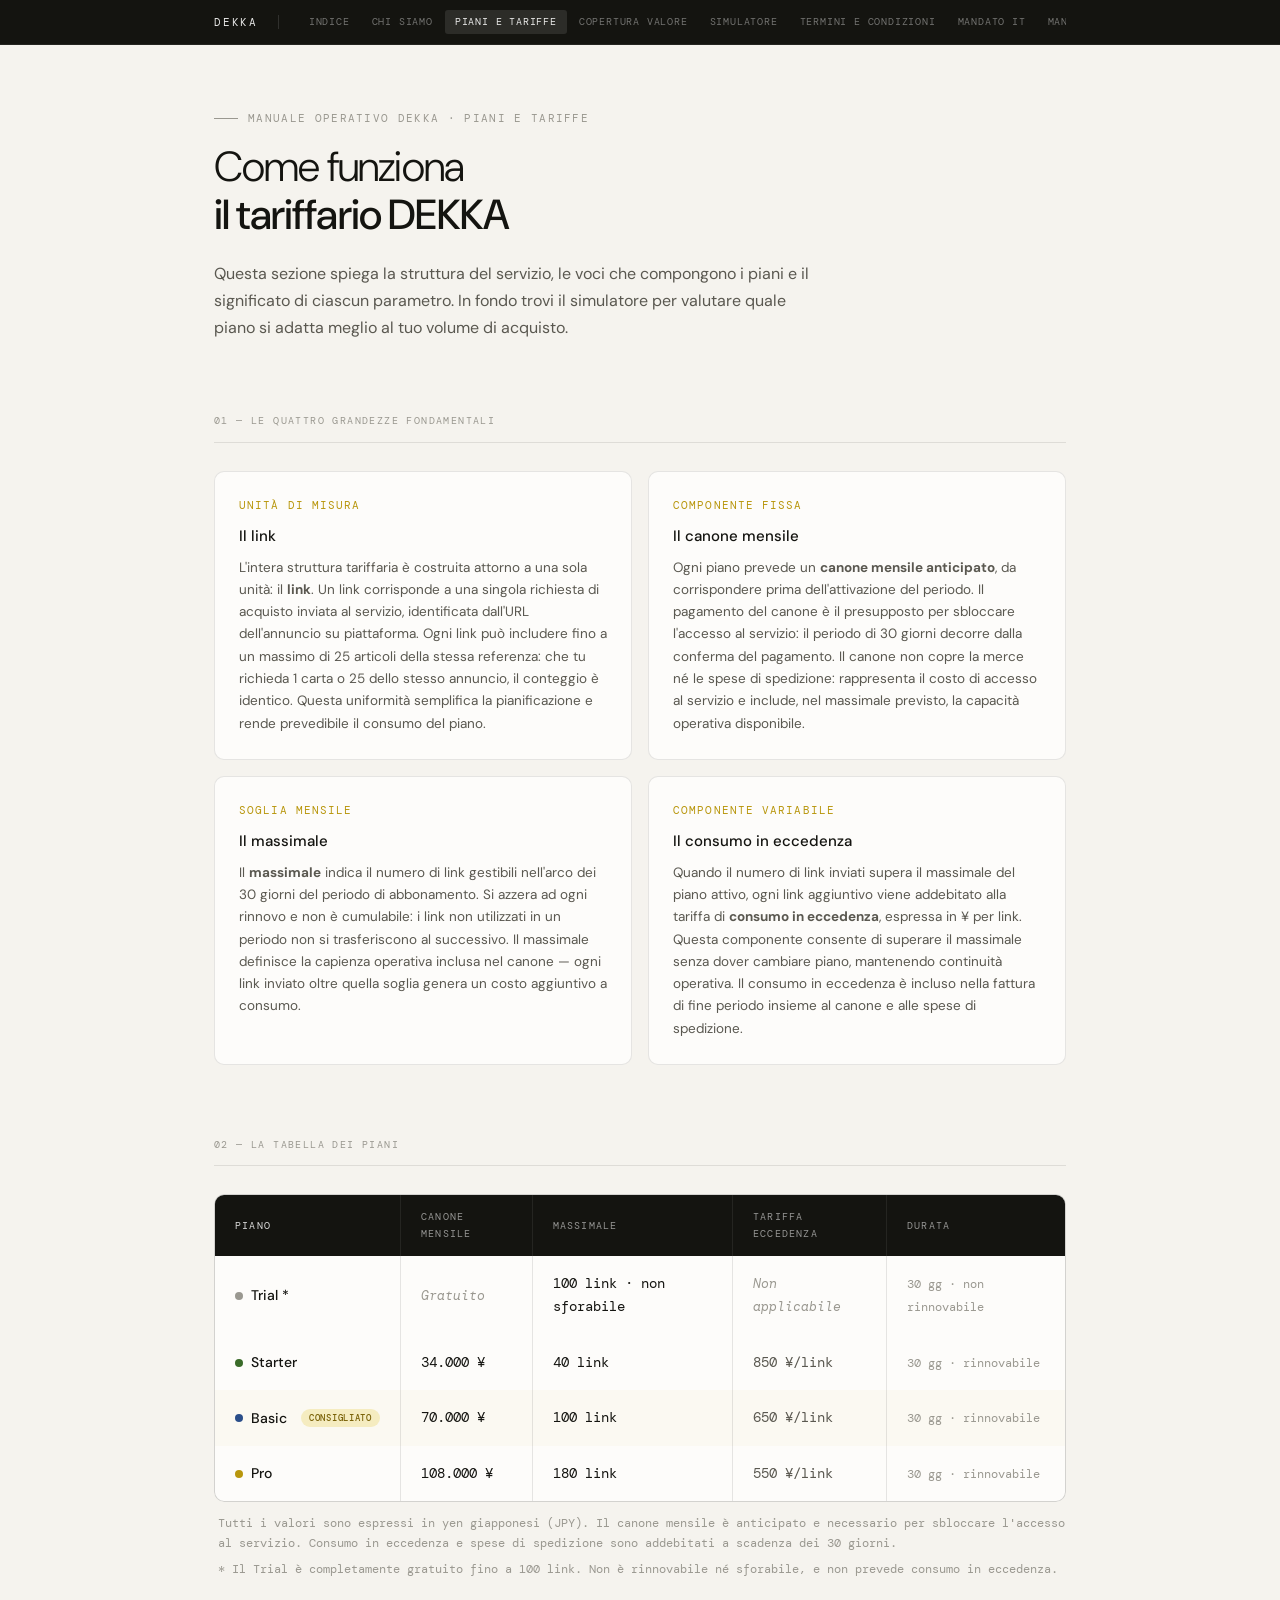
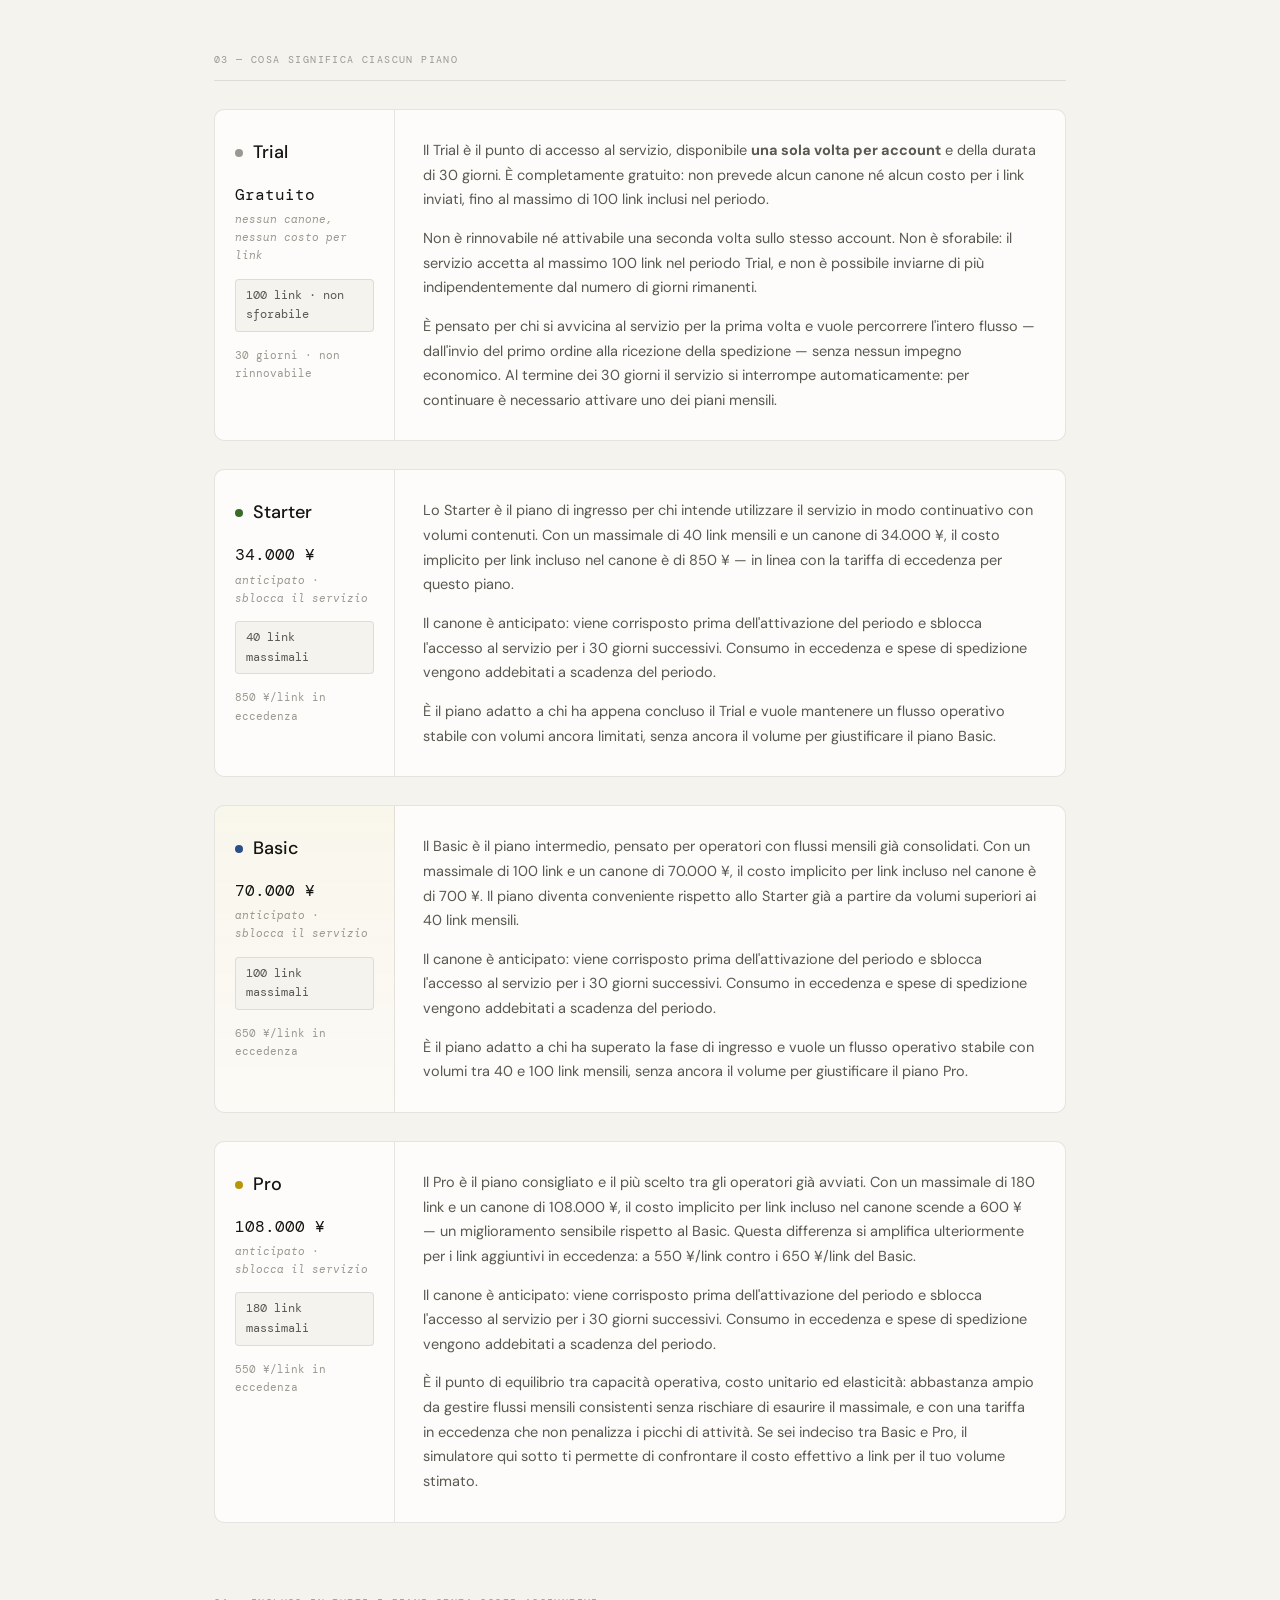
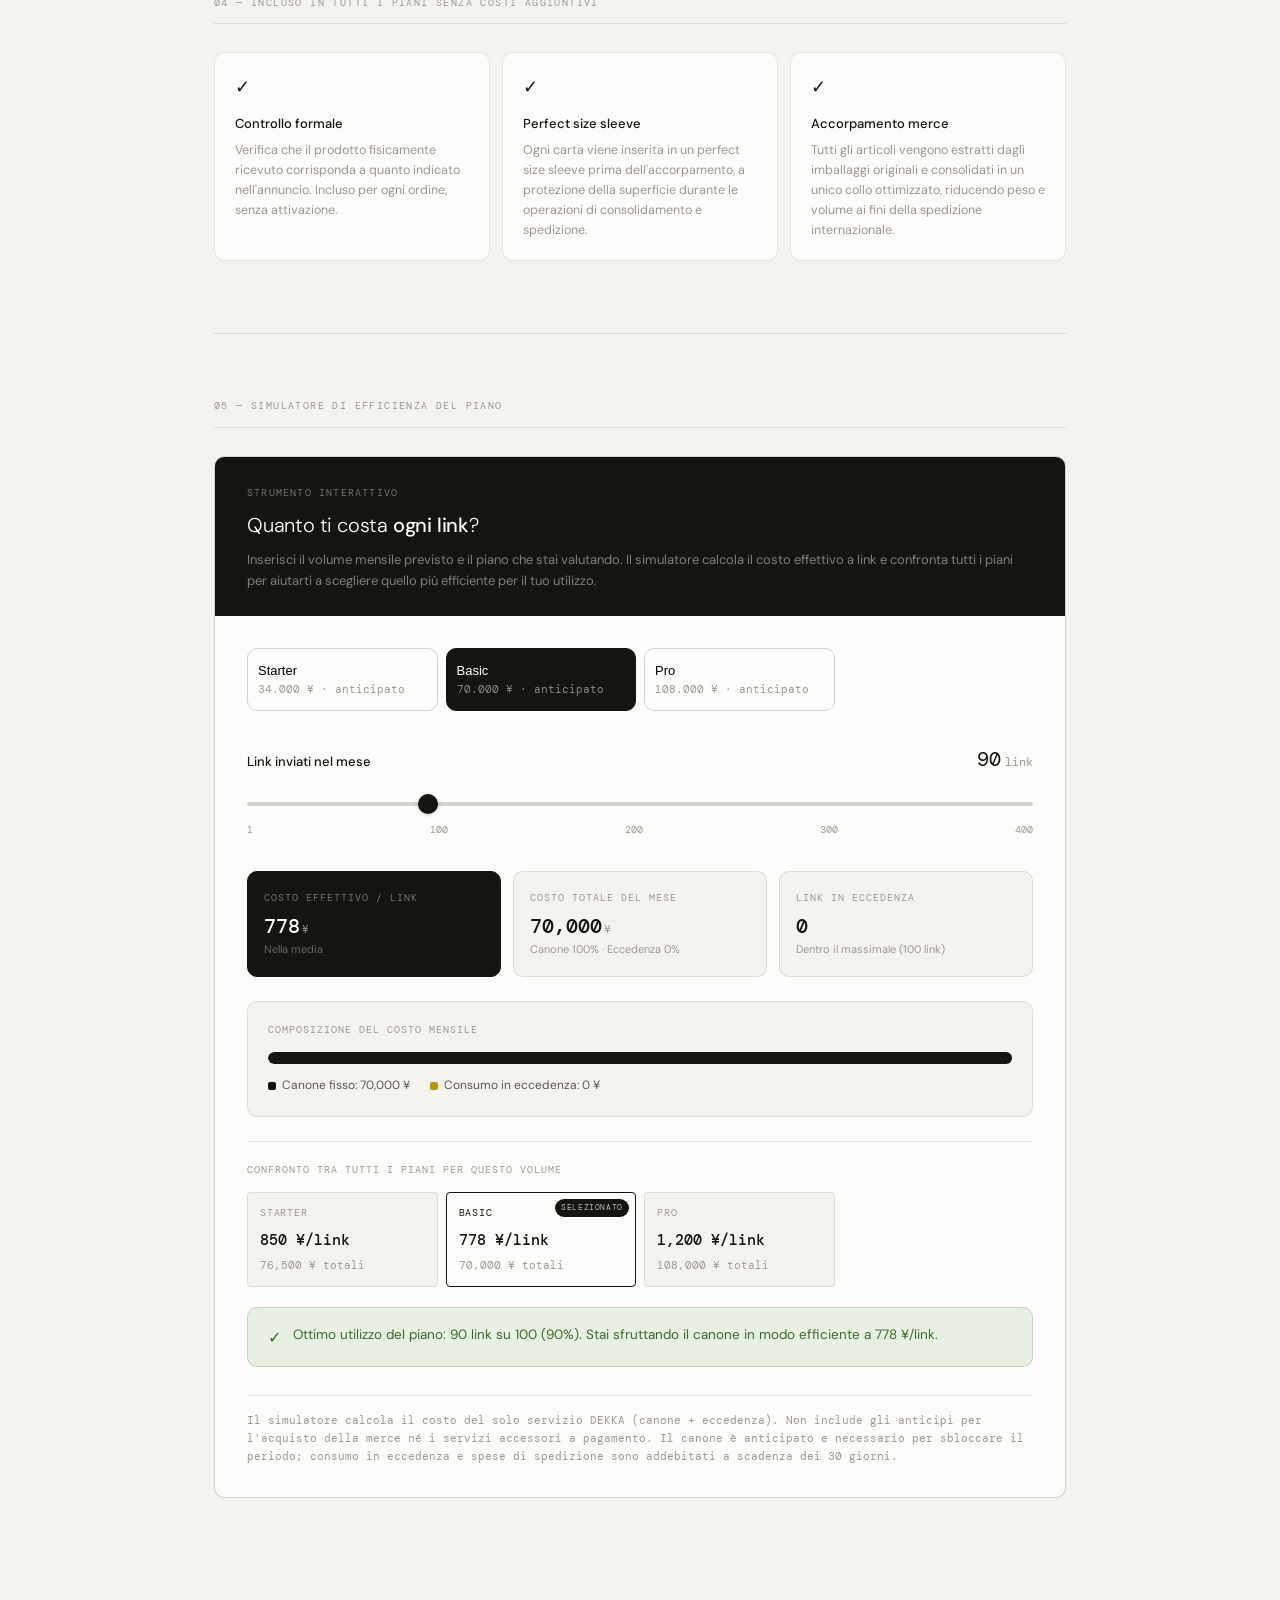
<file: DEKKA___Piani_e_Tariffe.html>
<!DOCTYPE html>
<!-- saved from url=(0087)file:///C:/Users/%E3%82%BF%E3%83%A9%E3%83%93%E3%83%8B/Downloads/dekka_tariffario_3.html -->
<html lang="it"><head><meta http-equiv="Content-Type" content="text/html; charset=UTF-8">

<meta name="viewport" content="width=device-width, initial-scale=1.0">
<title>DEKKA — Piani e Tariffe</title>
<link rel="stylesheet" href="dekka.css">
<style>
  /* ---- CONCETTI BASE ---- */
  .concetti-grid {
    display: grid;
    grid-template-columns: 1fr 1fr;
    gap: 16px;
    margin-bottom: 48px;
  }
  @media(max-width: 600px) { .concetti-grid { grid-template-columns: 1fr; } }

  .concetto-card {
    background: var(--bg-card);
    border: 1px solid var(--border);
    border-radius: var(--radius-lg);
    padding: 24px;
  }
  .concetto-term {
    font-family: var(--font-mono);
    font-size: 11px;
    letter-spacing: 0.10em;
    text-transform: uppercase;
    color: var(--gold);
    margin-bottom: 10px;
  }
  .concetto-title {
    font-size: 15px;
    font-weight: 500;
    color: var(--ink);
    margin-bottom: 8px;
  }
  .concetto-body {
    font-size: 13.5px;
    color: var(--ink-2);
    line-height: 1.65;
  }

  /* ---- TABELLA VISUALE ---- */
  .piani-table {
    width: 100%;
    border-collapse: separate;
    border-spacing: 0;
    border: 1px solid var(--border-strong);
    border-radius: var(--radius-lg);
    overflow: hidden;
    margin-bottom: 12px;
    background: var(--bg-card);
  }
  .piani-table thead tr {
    background: var(--bg-dark);
    color: #fff;
  }
  .piani-table th {
    font-family: var(--font-mono);
    font-size: 10px;
    letter-spacing: 0.12em;
    text-transform: uppercase;
    font-weight: 400;
    padding: 14px 20px;
    text-align: left;
    color: rgba(255,255,255,0.55);
    border-right: 1px solid rgba(255,255,255,0.07);
  }
  .piani-table th:last-child { border-right: none; }
  .piani-table th.col-piano { color: rgba(255,255,255,0.85); }

  .piani-table tbody tr {
    border-top: 1px solid var(--border);
    transition: background 0.15s;
  }
  .piani-table tbody tr:hover { background: rgba(184,150,12,0.04); }
  .piani-table td {
    padding: 16px 20px;
    font-size: 14px;
    border-right: 1px solid var(--border);
    vertical-align: middle;
  }
  .piani-table td:last-child { border-right: none; }

  .piano-badge {
    display: inline-flex;
    align-items: center;
    gap: 8px;
    font-weight: 500;
    font-size: 14px;
    color: var(--ink);
  }
  .piano-dot {
    width: 8px; height: 8px;
    border-radius: 50%;
    flex-shrink: 0;
  }
  .dot-trial   { background: var(--ink-3); }
  .dot-starter { background: var(--green-mid); }
  .dot-basic   { background: var(--blue-mid); }
  .dot-pro     { background: var(--gold); }

  .row-pro td { background: rgba(184,150,12,0.03); }

  .badge-consigliato {
    display: inline-block;
    font-family: var(--font-mono);
    font-size: 9px;
    letter-spacing: 0.08em;
    text-transform: uppercase;
    background: var(--gold-light);
    color: var(--gold-dark);
    border-radius: 20px;
    padding: 2px 8px;
    margin-left: 6px;
    vertical-align: middle;
  }

  .canone-val {
    font-family: var(--font-mono);
    font-size: 14px;
    color: var(--ink);
  }
  .canone-free {
    font-family: var(--font-mono);
    font-size: 13px;
    color: var(--ink-3);
    font-style: italic;
  }
  .massimale-val {
    font-family: var(--font-mono);
    font-size: 14px;
    color: var(--ink);
  }
  .consumo-val {
    font-family: var(--font-mono);
    font-size: 14px;
    color: var(--ink-2);
  }
  .durata-val {
    font-family: var(--font-mono);
    font-size: 12px;
    color: var(--ink-3);
  }

  .table-note {
    font-size: 12px;
    color: var(--ink-3);
    margin-top: 10px;
    padding-left: 4px;
    font-family: var(--font-mono);
  }

  /* ---- TESTO DISCORSIVO PIANI ---- */
  .piani-desc { display: flex; flex-direction: column; gap: 28px; margin-bottom: 48px; }

  .piano-desc-block {
    display: grid;
    grid-template-columns: 180px 1fr;
    gap: 0;
    border: 1px solid var(--border);
    border-radius: var(--radius-lg);
    overflow: hidden;
    background: var(--bg-card);
  }
  @media(max-width: 640px) {
    .piano-desc-block { grid-template-columns: 1fr; }
  }

  .piano-desc-sidebar {
    padding: 28px 20px;
    border-right: 1px solid var(--border);
    display: flex;
    flex-direction: column;
    gap: 14px;
  }
  @media(max-width: 640px) {
    .piano-desc-sidebar { border-right: none; border-bottom: 1px solid var(--border); }
  }

  .piano-desc-nome {
    font-size: 18px;
    font-weight: 500;
    color: var(--ink);
    display: flex;
    align-items: center;
    gap: 10px;
  }
  .piano-desc-canone {
    font-family: var(--font-mono);
    font-size: 16px;
    color: var(--ink);
  }
  .piano-desc-canone span {
    display: block;
    font-size: 11px;
    color: var(--ink-3);
    margin-top: 2px;
    font-style: italic;
  }
  .piano-desc-massimale {
    font-family: var(--font-mono);
    font-size: 12px;
    color: var(--ink-2);
    padding: 6px 10px;
    background: var(--bg);
    border-radius: var(--radius);
    border: 1px solid var(--border);
  }
  .piano-desc-consumo {
    font-family: var(--font-mono);
    font-size: 11px;
    color: var(--ink-3);
  }

  .piano-desc-body {
    padding: 28px;
  }
  .piano-desc-body p {
    font-size: 14.5px;
    color: var(--ink-2);
    line-height: 1.7;
    margin-bottom: 14px;
  }
  .piano-desc-body p:last-child { margin-bottom: 0; }

  .piano-block-core .piano-desc-sidebar {
    background: linear-gradient(180deg, rgba(184,150,12,0.06) 0%, rgba(184,150,12,0.02) 100%);
  }

  /* ---- INCLUSO IN TUTTI ---- */
  .incluso-grid {
    display: grid;
    grid-template-columns: repeat(3, 1fr);
    gap: 12px;
    margin-bottom: 0;
  }
  @media(max-width: 640px) { .incluso-grid { grid-template-columns: 1fr; } }

  .incluso-item {
    background: var(--bg-card);
    border: 1px solid var(--border);
    border-radius: var(--radius-lg);
    padding: 20px;
  }
  .incluso-icon {
    font-size: 18px;
    margin-bottom: 10px;
  }
  .incluso-title {
    font-size: 13px;
    font-weight: 500;
    color: var(--ink);
    margin-bottom: 6px;
  }
  .incluso-body {
    font-size: 12.5px;
    color: var(--ink-3);
    line-height: 1.6;
  }

  /* ---- SEPARATORE ---- */
  .sep {
    height: 1px;
    background: var(--border);
    margin: 64px 0;
  }

  /* =========================================================
     SIMULATORE
  ========================================================= */
  .sim-wrapper {
    background: var(--bg-card);
    border: 1px solid var(--border-strong);
    border-radius: var(--radius-lg);
    overflow: hidden;
  }
  .sim-header {
    background: var(--bg-dark);
    padding: 28px 32px 24px;
  }
  .sim-header-eyebrow {
    font-family: var(--font-mono);
    font-size: 10px;
    letter-spacing: 0.12em;
    text-transform: uppercase;
    color: rgba(255,255,255,0.4);
    margin-bottom: 8px;
  }
  .sim-header h2 {
    font-size: 20px;
    font-weight: 300;
    color: #fff;
    letter-spacing: -0.01em;
  }
  .sim-header h2 strong { font-weight: 500; }
  .sim-header-desc {
    margin-top: 8px;
    font-size: 13px;
    color: rgba(255,255,255,0.45);
    line-height: 1.6;
  }

  .sim-body { padding: 32px; }
  @media(max-width: 600px) {
    .sim-body { padding: 20px 16px; }
    .piano-desc-body { padding: 20px 16px; }
  }

  .piani-table-wrap {
    overflow-x: auto;
    -webkit-overflow-scrolling: touch;
    border-radius: var(--radius-lg);
    margin-bottom: 12px;
  }
  .piani-table-wrap .piani-table { margin-bottom: 0; }

  /* ---- PIANO SELECTOR ---- */
  .sim-piano-selector {
    display: grid;
    grid-template-columns: repeat(4, 1fr);
    gap: 8px;
    margin-bottom: 32px;
  }
  @media(max-width: 600px) { .sim-piano-selector { grid-template-columns: repeat(2, 1fr); } }

  .sim-piano-btn {
    padding: 14px 10px;
    border: 1px solid var(--border-strong);
    border-radius: var(--radius-lg);
    background: transparent;
    cursor: pointer;
    text-align: left;
    transition: all 0.18s;
    position: relative;
  }
  .sim-piano-btn:hover { background: var(--gold-light); border-color: var(--gold); }
  .sim-piano-btn.active {
    background: var(--bg-dark);
    border-color: var(--bg-dark);
    color: #fff;
  }
  .sim-piano-btn-nome {
    font-size: 13px;
    font-weight: 500;
    margin-bottom: 4px;
  }
  .sim-piano-btn-canone {
    font-family: var(--font-mono);
    font-size: 11px;
    color: var(--ink-3);
  }
  .sim-piano-btn.active .sim-piano-btn-canone { color: rgba(255,255,255,0.5); }
  .sim-piano-btn.active .sim-piano-btn-nome { color: #fff; }

  /* ---- SLIDER LINK ---- */
  .sim-slider-row {
    margin-bottom: 32px;
  }
  .sim-slider-label {
    display: flex;
    justify-content: space-between;
    align-items: baseline;
    margin-bottom: 12px;
  }
  .sim-slider-labeltext {
    font-size: 13px;
    font-weight: 500;
    color: var(--ink);
  }
  .sim-slider-val {
    font-family: var(--font-mono);
    font-size: 20px;
    color: var(--ink);
  }
  .sim-slider-val span {
    font-size: 12px;
    color: var(--ink-3);
    margin-left: 4px;
  }

  input[type=range] {
    -webkit-appearance: none;
    appearance: none;
    width: 100%;
    height: 4px;
    border-radius: 2px;
    background: var(--border-strong);
    outline: none;
    cursor: pointer;
    position: relative;
  }
  input[type=range]::-webkit-slider-thumb {
    -webkit-appearance: none;
    width: 20px; height: 20px;
    border-radius: 50%;
    background: var(--bg-dark);
    border: 2px solid var(--bg-dark);
    cursor: pointer;
    box-shadow: 0 1px 4px rgba(0,0,0,0.2);
    transition: transform 0.12s;
  }
  input[type=range]::-webkit-slider-thumb:hover { transform: scale(1.15); }
  input[type=range]::-moz-range-thumb {
    width: 20px; height: 20px;
    border-radius: 50%;
    background: var(--bg-dark);
    border: 2px solid var(--bg-dark);
    cursor: pointer;
  }

  .sim-slider-markers {
    display: flex;
    justify-content: space-between;
    margin-top: 8px;
  }
  .sim-slider-markers span {
    font-family: var(--font-mono);
    font-size: 10px;
    color: var(--ink-3);
  }

  /* ---- RESULTS GRID ---- */
  .sim-results {
    display: grid;
    grid-template-columns: repeat(3, 1fr);
    gap: 12px;
    margin-bottom: 24px;
  }
  @media(max-width: 600px) { .sim-results { grid-template-columns: 1fr 1fr; } }

  .sim-metric {
    background: var(--bg);
    border: 1px solid var(--border);
    border-radius: var(--radius-lg);
    padding: 18px 16px;
  }
  .sim-metric-label {
    font-family: var(--font-mono);
    font-size: 10px;
    letter-spacing: 0.10em;
    text-transform: uppercase;
    color: var(--ink-3);
    margin-bottom: 8px;
  }
  .sim-metric-val {
    font-family: var(--font-mono);
    font-size: 20px;
    font-weight: 500;
    color: var(--ink);
    line-height: 1.2;
  }
  .sim-metric-unit {
    font-size: 11px;
    font-weight: 400;
    color: var(--ink-3);
    margin-left: 2px;
  }
  .sim-metric-note {
    font-size: 11px;
    color: var(--ink-3);
    margin-top: 4px;
    line-height: 1.4;
  }

  .sim-metric.highlight {
    background: var(--bg-dark);
    border-color: var(--bg-dark);
  }
  .sim-metric.highlight .sim-metric-label { color: rgba(255,255,255,0.4); }
  .sim-metric.highlight .sim-metric-val { color: #fff; }
  .sim-metric.highlight .sim-metric-note { color: rgba(255,255,255,0.35); }

  .sim-metric.good-metric { border-color: rgba(58,107,40,0.3); }
  .sim-metric.bad-metric  { border-color: rgba(192,67,42,0.3); }

  /* ---- BREAKDOWN BAR ---- */
  .sim-breakdown {
    background: var(--bg);
    border: 1px solid var(--border);
    border-radius: var(--radius-lg);
    padding: 20px;
    margin-bottom: 24px;
  }
  .sim-breakdown-title {
    font-family: var(--font-mono);
    font-size: 10px;
    letter-spacing: 0.10em;
    text-transform: uppercase;
    color: var(--ink-3);
    margin-bottom: 14px;
  }
  .sim-bar-wrap {
    height: 12px;
    border-radius: 6px;
    background: var(--border);
    overflow: hidden;
    display: flex;
    margin-bottom: 12px;
  }
  .sim-bar-canone {
    background: var(--bg-dark);
    height: 100%;
    transition: width 0.35s cubic-bezier(.4,0,.2,1);
    border-radius: 6px 0 0 6px;
  }
  .sim-bar-consumo {
    background: var(--gold);
    height: 100%;
    transition: width 0.35s cubic-bezier(.4,0,.2,1);
  }
  .sim-bar-legend {
    display: flex;
    gap: 20px;
    font-size: 12px;
    color: var(--ink-2);
  }
  .sim-bar-legend-item {
    display: flex;
    align-items: center;
    gap: 6px;
  }
  .sim-bar-legend-dot {
    width: 8px; height: 8px;
    border-radius: 2px;
    flex-shrink: 0;
  }

  /* ---- CONFRONTO PIANI ---- */
  .sim-confronto {
    margin-top: 24px;
    border-top: 1px solid var(--border);
    padding-top: 20px;
  }
  .sim-confronto-title {
    font-family: var(--font-mono);
    font-size: 10px;
    letter-spacing: 0.10em;
    text-transform: uppercase;
    color: var(--ink-3);
    margin-bottom: 14px;
  }
  .sim-confronto-grid {
    display: grid;
    grid-template-columns: repeat(4, 1fr);
    gap: 8px;
  }
  @media(max-width: 600px) { .sim-confronto-grid { grid-template-columns: repeat(2, 1fr); } }

  .sim-confronto-item {
    background: var(--bg);
    border: 1px solid var(--border);
    border-radius: var(--radius);
    padding: 12px;
    position: relative;
  }
  .sim-confronto-item.active-plan {
    border-color: var(--bg-dark);
    background: var(--bg-card);
  }
  .sim-confronto-nome {
    font-family: var(--font-mono);
    font-size: 10px;
    letter-spacing: 0.08em;
    text-transform: uppercase;
    color: var(--ink-3);
    margin-bottom: 6px;
  }
  .sim-confronto-item.active-plan .sim-confronto-nome { color: var(--ink); }
  .sim-confronto-costo-link {
    font-family: var(--font-mono);
    font-size: 15px;
    font-weight: 500;
    color: var(--ink);
  }
  .sim-confronto-totale {
    font-size: 11px;
    color: var(--ink-3);
    margin-top: 3px;
    font-family: var(--font-mono);
  }
  .sim-confronto-badge-best {
    position: absolute;
    top: 6px; right: 6px;
    font-family: var(--font-mono);
    font-size: 8px;
    letter-spacing: 0.08em;
    text-transform: uppercase;
    background: var(--green-light);
    color: var(--green-mid);
    border-radius: 10px;
    padding: 2px 6px;
  }
  .sim-confronto-badge-current {
    position: absolute;
    top: 6px; right: 6px;
    font-family: var(--font-mono);
    font-size: 8px;
    letter-spacing: 0.08em;
    text-transform: uppercase;
    background: var(--bg-dark);
    color: rgba(255,255,255,0.7);
    border-radius: 10px;
    padding: 2px 6px;
  }
  .sim-confronto-item.unavailable { opacity: 0.4; }
  .sim-confronto-item.unavailable .sim-confronto-costo-link {
    color: var(--ink-3);
    text-decoration: line-through;
  }

  /* ---- SUGGERIMENTO ---- */
  .sim-suggestion {
    margin-top: 20px;
    padding: 16px 20px;
    border-radius: var(--radius-lg);
    font-size: 13.5px;
    line-height: 1.6;
    display: flex;
    gap: 12px;
    align-items: flex-start;
  }
  .sim-suggestion.neutral  { background: var(--bg); border: 1px solid var(--border); color: var(--ink-2); }
  .sim-suggestion.good     { background: var(--green-light); border: 1px solid rgba(58,107,40,0.2); color: var(--green-mid); }
  .sim-suggestion.warning  { background: var(--amber-light); border: 1px solid rgba(138,94,16,0.2); color: var(--amber-mid); }
  .sim-suggestion.bad      { background: var(--red-light); border: 1px solid rgba(192,67,42,0.2); color: var(--red-mid); }
  .sim-suggestion-icon { font-size: 16px; flex-shrink: 0; margin-top: 1px; }

  .sim-footer-note {
    margin-top: 28px;
    font-family: var(--font-mono);
    font-size: 11px;
    color: var(--ink-3);
    line-height: 1.6;
    padding-top: 16px;
    border-top: 1px solid var(--border);
  }

</style>
</head>
<body>
<div class="page">

  <!-- HEADER -->
  <div class="header">
    <div class="header-eyebrow">Manuale operativo DEKKA · Piani e tariffe</div>
    <h1>Come funziona<br><strong>il tariffario DEKKA</strong></h1>
    <p class="header-desc">Questa sezione spiega la struttura del servizio, le voci che compongono i piani e il significato di ciascun parametro. In fondo trovi il simulatore per valutare quale piano si adatta meglio al tuo volume di acquisto.</p>
  </div>

  <!-- CONCETTI BASE -->
  <div class="section">
    <div class="section-label">01 — Le quattro grandezze fondamentali</div>

    <div class="concetti-grid">
      <div class="concetto-card">
        <div class="concetto-term">Unità di misura</div>
        <div class="concetto-title">Il link</div>
        <div class="concetto-body">
          L'intera struttura tariffaria è costruita attorno a una sola unità: il <strong>link</strong>. Un link corrisponde a una singola richiesta di acquisto inviata al servizio, identificata dall'URL dell'annuncio su piattaforma. Ogni link può includere fino a un massimo di 25 articoli della stessa referenza: che tu richieda 1 carta o 25 dello stesso annuncio, il conteggio è identico. Questa uniformità semplifica la pianificazione e rende prevedibile il consumo del piano.
        </div>
      </div>
      <div class="concetto-card">
        <div class="concetto-term">Componente fissa</div>
        <div class="concetto-title">Il canone mensile</div>
        <div class="concetto-body">
          Ogni piano prevede un <strong>canone mensile anticipato</strong>, da corrispondere prima dell'attivazione del periodo. Il pagamento del canone è il presupposto per sbloccare l'accesso al servizio: il periodo di 30 giorni decorre dalla conferma del pagamento. Il canone non copre la merce né le spese di spedizione: rappresenta il costo di accesso al servizio e include, nel massimale previsto, la capacità operativa disponibile.
        </div>
      </div>
      <div class="concetto-card">
        <div class="concetto-term">Soglia mensile</div>
        <div class="concetto-title">Il massimale</div>
        <div class="concetto-body">
          Il <strong>massimale</strong> indica il numero di link gestibili nell'arco dei 30 giorni del periodo di abbonamento. Si azzera ad ogni rinnovo e non è cumulabile: i link non utilizzati in un periodo non si trasferiscono al successivo. Il massimale definisce la capienza operativa inclusa nel canone — ogni link inviato oltre quella soglia genera un costo aggiuntivo a consumo.
        </div>
      </div>
      <div class="concetto-card">
        <div class="concetto-term">Componente variabile</div>
        <div class="concetto-title">Il consumo in eccedenza</div>
        <div class="concetto-body">
          Quando il numero di link inviati supera il massimale del piano attivo, ogni link aggiuntivo viene addebitato alla tariffa di <strong>consumo in eccedenza</strong>, espressa in ¥ per link. Questa componente consente di superare il massimale senza dover cambiare piano, mantenendo continuità operativa. Il consumo in eccedenza è incluso nella fattura di fine periodo insieme al canone e alle spese di spedizione.
        </div>
      </div>
    </div>
  </div>

  <!-- TABELLA -->
  <div class="section">
    <div class="section-label">02 — La tabella dei piani</div>

    <div class="piani-table-wrap">
    <table class="piani-table">
      <thead>
        <tr>
          <th class="col-piano">Piano</th>
          <th>Canone mensile</th>
          <th>Massimale</th>
          <th>Tariffa eccedenza</th>
          <th>Durata</th>
        </tr>
      </thead>
      <tbody>
        <tr>
          <td>
            <div class="piano-badge">
              <span class="piano-dot dot-trial"></span>
              Trial *
            </div>
          </td>
          <td><span class="canone-free">Gratuito</span></td>
          <td><span class="massimale-val">100 link · non sforabile</span></td>
          <td><span class="canone-free">Non applicabile</span></td>
          <td><span class="durata-val">30 gg · non rinnovabile</span></td>
        </tr>
        <tr>
          <td>
            <div class="piano-badge">
              <span class="piano-dot dot-starter"></span>
              Starter
            </div>
          </td>
          <td><span class="canone-val">34.000 ¥</span></td>
          <td><span class="massimale-val">40 link</span></td>
          <td><span class="consumo-val">850 ¥/link</span></td>
          <td><span class="durata-val">30 gg · rinnovabile</span></td>
        </tr>
        <tr class="row-pro">
          <td>
            <div class="piano-badge">
              <span class="piano-dot dot-basic"></span>
              Basic
              <span class="badge-consigliato">Consigliato</span>
            </div>
          </td>
          <td><span class="canone-val">70.000 ¥</span></td>
          <td><span class="massimale-val">100 link</span></td>
          <td><span class="consumo-val">650 ¥/link</span></td>
          <td><span class="durata-val">30 gg · rinnovabile</span></td>
        </tr>
        <tr>
          <td>
            <div class="piano-badge">
              <span class="piano-dot dot-pro"></span>
              Pro
            </div>
          </td>
          <td><span class="canone-val">108.000 ¥</span></td>
          <td><span class="massimale-val">180 link</span></td>
          <td><span class="consumo-val">550 ¥/link</span></td>
          <td><span class="durata-val">30 gg · rinnovabile</span></td>
        </tr>
      </tbody>
    </table>
    </div>
    <div class="table-note">Tutti i valori sono espressi in yen giapponesi (JPY). Il canone mensile è anticipato e necessario per sbloccare l'accesso al servizio. Consumo in eccedenza e spese di spedizione sono addebitati a scadenza dei 30 giorni.</div>
    <div class="table-note" style="margin-top:6px;">* Il Trial è completamente gratuito fino a 100 link. Non è rinnovabile né sforabile, e non prevede consumo in eccedenza.</div>
  </div>

  <!-- DESCRIZIONE PIANI -->
  <div class="section">
    <div class="section-label">03 — Cosa significa ciascun piano</div>

    <div class="piani-desc">

      <!-- TRIAL -->
      <div class="piano-desc-block">
        <div class="piano-desc-sidebar">
          <div class="piano-desc-nome">
            <span class="piano-dot dot-trial"></span>
            Trial
          </div>
          <div class="piano-desc-canone">
            Gratuito
            <span>nessun canone, nessun costo per link</span>
          </div>
          <div class="piano-desc-massimale">100 link · non sforabile</div>
          <div class="piano-desc-consumo">30 giorni · non rinnovabile</div>
        </div>
        <div class="piano-desc-body">
          <p>Il Trial è il punto di accesso al servizio, disponibile <strong>una sola volta per account</strong> e della durata di 30 giorni. È completamente gratuito: non prevede alcun canone né alcun costo per i link inviati, fino al massimo di 100 link inclusi nel periodo.</p>
          <p>Non è rinnovabile né attivabile una seconda volta sullo stesso account. Non è sforabile: il servizio accetta al massimo 100 link nel periodo Trial, e non è possibile inviarne di più indipendentemente dal numero di giorni rimanenti.</p>
          <p>È pensato per chi si avvicina al servizio per la prima volta e vuole percorrere l'intero flusso — dall'invio del primo ordine alla ricezione della spedizione — senza nessun impegno economico. Al termine dei 30 giorni il servizio si interrompe automaticamente: per continuare è necessario attivare uno dei piani mensili.</p>
        </div>
      </div>

      <!-- STARTER -->
      <div class="piano-desc-block">
        <div class="piano-desc-sidebar">
          <div class="piano-desc-nome">
            <span class="piano-dot dot-starter"></span>
            Starter
          </div>
          <div class="piano-desc-canone">
            34.000 ¥
            <span>anticipato · sblocca il servizio</span>
          </div>
          <div class="piano-desc-massimale">40 link massimali</div>
          <div class="piano-desc-consumo">850 ¥/link in eccedenza</div>
        </div>
        <div class="piano-desc-body">
          <p>Lo Starter è il piano di ingresso per chi intende utilizzare il servizio in modo continuativo con volumi contenuti. Con un massimale di 40 link mensili e un canone di 34.000 ¥, il costo implicito per link incluso nel canone è di 850 ¥ — in linea con la tariffa di eccedenza per questo piano.</p>
          <p>Il canone è anticipato: viene corrisposto prima dell'attivazione del periodo e sblocca l'accesso al servizio per i 30 giorni successivi. Consumo in eccedenza e spese di spedizione vengono addebitati a scadenza del periodo.</p>
          <p>È il piano adatto a chi ha appena concluso il Trial e vuole mantenere un flusso operativo stabile con volumi ancora limitati, senza ancora il volume per giustificare il piano Basic.</p>
        </div>
      </div>

      <!-- BASIC -->
      <div class="piano-desc-block piano-block-core">
        <div class="piano-desc-sidebar">
          <div class="piano-desc-nome">
            <span class="piano-dot dot-basic"></span>
            Basic
          </div>
          <div class="piano-desc-canone">
            70.000 ¥
            <span>anticipato · sblocca il servizio</span>
          </div>
          <div class="piano-desc-massimale">100 link massimali</div>
          <div class="piano-desc-consumo">650 ¥/link in eccedenza</div>
        </div>
        <div class="piano-desc-body">
          <p>Il Basic è il piano intermedio, pensato per operatori con flussi mensili già consolidati. Con un massimale di 100 link e un canone di 70.000 ¥, il costo implicito per link incluso nel canone è di 700 ¥. Il piano diventa conveniente rispetto allo Starter già a partire da volumi superiori ai 40 link mensili.</p>
          <p>Il canone è anticipato: viene corrisposto prima dell'attivazione del periodo e sblocca l'accesso al servizio per i 30 giorni successivi. Consumo in eccedenza e spese di spedizione vengono addebitati a scadenza del periodo.</p>
          <p>È il piano adatto a chi ha superato la fase di ingresso e vuole un flusso operativo stabile con volumi tra 40 e 100 link mensili, senza ancora il volume per giustificare il piano Pro.</p>
        </div>
      </div>

      <!-- PRO -->
      <div class="piano-desc-block">
        <div class="piano-desc-sidebar">
          <div class="piano-desc-nome">
            <span class="piano-dot dot-pro"></span>
            Pro
          </div>
          <div class="piano-desc-canone">
            108.000 ¥
            <span>anticipato · sblocca il servizio</span>
          </div>
          <div class="piano-desc-massimale">180 link massimali</div>
          <div class="piano-desc-consumo">550 ¥/link in eccedenza</div>
        </div>
        <div class="piano-desc-body">
          <p>Il Pro è il piano consigliato e il più scelto tra gli operatori già avviati. Con un massimale di 180 link e un canone di 108.000 ¥, il costo implicito per link incluso nel canone scende a 600 ¥ — un miglioramento sensibile rispetto al Basic. Questa differenza si amplifica ulteriormente per i link aggiuntivi in eccedenza: a 550 ¥/link contro i 650 ¥/link del Basic.</p>
          <p>Il canone è anticipato: viene corrisposto prima dell'attivazione del periodo e sblocca l'accesso al servizio per i 30 giorni successivi. Consumo in eccedenza e spese di spedizione vengono addebitati a scadenza del periodo.</p>
          <p>È il punto di equilibrio tra capacità operativa, costo unitario ed elasticità: abbastanza ampio da gestire flussi mensili consistenti senza rischiare di esaurire il massimale, e con una tariffa in eccedenza che non penalizza i picchi di attività. Se sei indeciso tra Basic e Pro, il simulatore qui sotto ti permette di confrontare il costo effettivo a link per il tuo volume stimato.</p>
        </div>
      </div>

    </div>
  </div>

  <!-- INCLUSO IN TUTTI -->
  <div class="section">
    <div class="section-label">04 — Incluso in tutti i piani senza costi aggiuntivi</div>
    <div class="incluso-grid">
      <div class="incluso-item">
        <div class="incluso-icon">✓</div>
        <div class="incluso-title">Controllo formale</div>
        <div class="incluso-body">Verifica che il prodotto fisicamente ricevuto corrisponda a quanto indicato nell'annuncio. Incluso per ogni ordine, senza attivazione.</div>
      </div>
      <div class="incluso-item">
        <div class="incluso-icon">✓</div>
        <div class="incluso-title">Perfect size sleeve</div>
        <div class="incluso-body">Ogni carta viene inserita in un perfect size sleeve prima dell'accorpamento, a protezione della superficie durante le operazioni di consolidamento e spedizione.</div>
      </div>
      <div class="incluso-item">
        <div class="incluso-icon">✓</div>
        <div class="incluso-title">Accorpamento merce</div>
        <div class="incluso-body">Tutti gli articoli vengono estratti dagli imballaggi originali e consolidati in un unico collo ottimizzato, riducendo peso e volume ai fini della spedizione internazionale.</div>
      </div>
    </div>
  </div>

  <div class="sep"></div>

  <!-- ===================== SIMULATORE ===================== -->
  <div class="section">
    <div class="section-label">05 — Simulatore di efficienza del piano</div>

    <div class="sim-wrapper">

      <div class="sim-header">
        <div class="sim-header-eyebrow">Strumento interattivo</div>
        <h2>Quanto ti costa <strong>ogni link</strong>?</h2>
        <p class="sim-header-desc">Inserisci il volume mensile previsto e il piano che stai valutando. Il simulatore calcola il costo effettivo a link e confronta tutti i piani per aiutarti a scegliere quello più efficiente per il tuo utilizzo.</p>
      </div>

      <div class="sim-body">

        <!-- Selettore piano -->
        <div class="sim-piano-selector">
          <button class="sim-piano-btn" data-piano="starter" onclick="setPiano('starter')">
            <div class="sim-piano-btn-nome">Starter</div>
            <div class="sim-piano-btn-canone">34.000 ¥ · anticipato</div>
          </button>
          <button class="sim-piano-btn active" data-piano="basic" onclick="setPiano('basic')">
            <div class="sim-piano-btn-nome">Basic</div>
            <div class="sim-piano-btn-canone">70.000 ¥ · anticipato</div>
          </button>
          <button class="sim-piano-btn" data-piano="pro" onclick="setPiano('pro')">
            <div class="sim-piano-btn-nome">Pro</div>
            <div class="sim-piano-btn-canone">108.000 ¥ · anticipato</div>
          </button>
        </div>

        <!-- Slider -->
        <div class="sim-slider-row">
          <div class="sim-slider-label">
            <div class="sim-slider-labeltext">Link inviati nel mese</div>
            <div class="sim-slider-val" id="slider-display">90<span>link</span></div>
          </div>
          <input type="range" id="link-slider" min="1" max="400" value="90" oninput="onSlider(this.value)">
          <div class="sim-slider-markers">
            <span>1</span>
            <span>100</span>
            <span>200</span>
            <span>300</span>
            <span>400</span>
          </div>
        </div>

        <!-- Metriche -->
        <div class="sim-results">
          <div class="sim-metric highlight">
            <div class="sim-metric-label">Costo effettivo / link</div>
            <div class="sim-metric-val" id="res-costo-link">1,200<span class="sim-metric-unit">¥</span></div>
            <div class="sim-metric-note" id="res-costo-note">Poco efficiente</div>
          </div>
          <div class="sim-metric">
            <div class="sim-metric-label">Costo totale del mese</div>
            <div class="sim-metric-val" id="res-totale">108,000<span class="sim-metric-unit">¥</span></div>
            <div class="sim-metric-note" id="res-totale-note">Canone 100% · Eccedenza 0%</div>
          </div>
          <div class="sim-metric">
            <div class="sim-metric-label">Link in eccedenza</div>
            <div class="sim-metric-val" id="res-eccedenza">0</div>
            <div class="sim-metric-note" id="res-eccedenza-note">Dentro il massimale (180 link)</div>
          </div>
        </div>

        <!-- Barra breakdown -->
        <div class="sim-breakdown">
          <div class="sim-breakdown-title">Composizione del costo mensile</div>
          <div class="sim-bar-wrap">
            <div class="sim-bar-canone" id="bar-canone" style="width: 100%;"></div>
            <div class="sim-bar-consumo" id="bar-consumo" style="width: 0%;"></div>
          </div>
          <div class="sim-bar-legend">
            <div class="sim-bar-legend-item">
              <span class="sim-bar-legend-dot" style="background:var(--bg-dark)"></span>
              <span id="leg-canone">Canone fisso: 108,000 ¥</span>
            </div>
            <div class="sim-bar-legend-item">
              <span class="sim-bar-legend-dot" style="background:var(--gold)"></span>
              <span id="leg-consumo">Consumo in eccedenza: 0 ¥</span>
            </div>
          </div>
        </div>

        <!-- Confronto piani -->
        <div class="sim-confronto">
          <div class="sim-confronto-title">Confronto tra tutti i piani per questo volume</div>
          <div class="sim-confronto-grid" id="confronto-grid"><div class="sim-confronto-item">
      <span class="sim-confronto-badge-best">Più efficiente</span>
      <div class="sim-confronto-nome">Trial</div>
      <div class="sim-confronto-costo-link">700 ¥/link</div>
      <div class="sim-confronto-totale">63,000 ¥ totali</div>
      <div class="sim-confronto-totale">Max 100 link · non rinnovabile</div>
    </div><div class="sim-confronto-item">
      
      <div class="sim-confronto-nome">Basic</div>
      <div class="sim-confronto-costo-link">778 ¥/link</div>
      <div class="sim-confronto-totale">70,000 ¥ totali</div>
      
    </div><div class="sim-confronto-item active-plan">
      <span class="sim-confronto-badge-current">Selezionato</span>
      <div class="sim-confronto-nome">Core</div>
      <div class="sim-confronto-costo-link">1,200 ¥/link</div>
      <div class="sim-confronto-totale">108,000 ¥ totali</div>
      
    </div><div class="sim-confronto-item">
      
      <div class="sim-confronto-nome">Pro</div>
      <div class="sim-confronto-costo-link">1,667 ¥/link</div>
      <div class="sim-confronto-totale">150,000 ¥ totali</div>
      
    </div></div>
        </div>

        <!-- Suggerimento -->
        <div class="sim-suggestion neutral" id="sim-suggestion">
          <span class="sim-suggestion-icon">ℹ</span>
          <span id="sim-suggestion-text">Utilizzo nella norma: 90 link su 180 massimali (50%). Costo a link: 1,200 ¥. Il piano ha ancora margine disponibile.</span>
        </div>

        <div class="sim-footer-note">
          Il simulatore calcola il costo del solo servizio DEKKA (canone + eccedenza). Non include gli anticipi per l'acquisto della merce né i servizi accessori a pagamento. Il canone è anticipato e necessario per sbloccare il periodo; consumo in eccedenza e spese di spedizione sono addebitati a scadenza dei 30 giorni.
        </div>

      </div><!-- /sim-body -->
    </div><!-- /sim-wrapper -->
  </div>

</div><!-- /page -->

<script>
const PIANI = {
  starter: { nome: 'Starter', canone: 34000,  max: 40,  excRate: 850, color: '#3A6B28' },
  basic:   { nome: 'Basic',   canone: 70000,  max: 100, excRate: 650, color: '#2A4E8A' },
  pro:     { nome: 'Pro',     canone: 108000, max: 180, excRate: 550, color: '#B8960C' },
};

let pianoCorrente = 'basic';
let linkCorrente  = 90;

function setPiano(id) {
  pianoCorrente = id;
  document.querySelectorAll('.sim-piano-btn').forEach(b => {
    b.classList.toggle('active', b.dataset.piano === id);
  });
  update();
}

function onSlider(v) {
  linkCorrente = parseInt(v);
  document.getElementById('slider-display').innerHTML =
    linkCorrente + '<span>link</span>';
  update();
}

function fmt(n) {
  return Math.round(n).toLocaleString('ja-JP');
}

function calcola(pianoId, links) {
  const p = PIANI[pianoId];
  const exc = Math.max(0, links - p.max);
  const costoEcc = exc * p.excRate;
  const totale   = p.canone + costoEcc;
  const costoLink = links > 0 ? totale / links : 0;
  return { exc, costoEcc, totale, costoLink };
}

function update() {
  const links = linkCorrente;
  const p     = PIANI[pianoCorrente];
  const r     = calcola(pianoCorrente, links);

  // --- Metriche principali ---
  document.getElementById('res-costo-link').innerHTML =
    fmt(r.costoLink) + '<span class="sim-metric-unit">¥</span>';

  document.getElementById('res-totale').innerHTML =
    fmt(r.totale) + '<span class="sim-metric-unit">¥</span>';

  const pctCanone = Math.round(p.canone / r.totale * 100);
  document.getElementById('res-totale-note').textContent =
    `Canone ${pctCanone}% · Eccedenza ${100 - pctCanone}%`;

  document.getElementById('res-costo-note').textContent =
    r.costoLink <= 600 ? 'Ottimale' :
    r.costoLink <= 700 ? 'Efficiente' :
    r.costoLink <= 850 ? 'Nella media' : 'Poco efficiente';

  // --- Eccedenza ---
  const excEl = document.getElementById('res-eccedenza');
  const excNoteEl = document.getElementById('res-eccedenza-note');
  if (r.exc === 0) {
    excEl.innerHTML = '0';
    excNoteEl.textContent = 'Dentro il massimale (' + p.max + ' link)';
  } else {
    excEl.innerHTML = r.exc + '<span class="sim-metric-unit">link</span>';
    excNoteEl.textContent = fmt(r.costoEcc) + ' ¥ aggiuntivi';
  }

  // --- Barra breakdown ---
  let pctC, pctE;
  if (r.totale === 0) { pctC = 100; pctE = 0; }
  else {
    pctC = Math.round(p.canone / r.totale * 100);
    pctE = 100 - pctC;
  }
  document.getElementById('bar-canone').style.width  = pctC + '%';
  document.getElementById('bar-consumo').style.width = pctE + '%';
  document.getElementById('leg-canone').textContent  = 'Canone fisso: ' + fmt(p.canone) + ' ¥';
  document.getElementById('leg-consumo').textContent =
    'Consumo in eccedenza: ' + fmt(r.costoEcc) + ' ¥';

  // --- Confronto piani ---
  const grid = document.getElementById('confronto-grid');
  grid.innerHTML = '';

  let bestId = null;
  let bestCostLink = Infinity;

  Object.keys(PIANI).forEach(id => {
    const rc = calcola(id, links);
    if (rc.costoLink < bestCostLink) { bestCostLink = rc.costoLink; bestId = id; }
  });

  Object.keys(PIANI).forEach(id => {
    const piano = PIANI[id];
    const rc    = calcola(id, links);
    const isCurrent = (id === pianoCorrente);
    const isBest    = (id === bestId) && (id !== pianoCorrente);

    const div = document.createElement('div');
    div.className = 'sim-confronto-item' + (isCurrent ? ' active-plan' : '');

    let badge = '';
    if (isCurrent) badge = '<span class="sim-confronto-badge-current">Selezionato</span>';
    else if (isBest) badge = '<span class="sim-confronto-badge-best">Più efficiente</span>';

    div.innerHTML = `
      ${badge}
      <div class="sim-confronto-nome">${piano.nome}</div>
      <div class="sim-confronto-costo-link">${fmt(rc.costoLink)} ¥/link</div>
      <div class="sim-confronto-totale">${fmt(rc.totale)} ¥ totali</div>
    `;
    grid.appendChild(div);
  });

  // --- Suggerimento ---
  const sugg = document.getElementById('sim-suggestion');
  const suggText = document.getElementById('sim-suggestion-text');
  const overMax = links > p.max;
  const saturation = links / p.max;

  let cls = 'neutral', icon = 'ℹ', msg = '';

  if (!overMax && saturation < 0.5) {
    cls = 'warning'; icon = '⚠';
    msg = `Con ${links} link stai usando solo il ${Math.round(saturation*100)}% del massimale ${p.nome}. Il piano è sottoutilizzato: il costo effettivo a link è ${fmt(r.costoLink)} ¥, più alto di quanto potrebbe essere a piena saturazione (${fmt(p.canone / p.max)} ¥/link).`;
  } else if (!overMax && saturation >= 0.5 && saturation < 0.85) {
    cls = 'neutral'; icon = 'ℹ';
    msg = `Utilizzo nella norma: ${links} link su ${p.max} massimali (${Math.round(saturation*100)}%). Costo a link: ${fmt(r.costoLink)} ¥. Il piano ha ancora margine disponibile.`;
  } else if (!overMax && saturation >= 0.85) {
    cls = 'good'; icon = '✓';
    msg = `Ottimo utilizzo del piano: ${links} link su ${p.max} (${Math.round(saturation*100)}%). Stai sfruttando il canone in modo efficiente a ${fmt(r.costoLink)} ¥/link.`;
  } else {
    // Eccedenza
    const altPiano = pianoCorrente === 'starter' ? 'basic' :
                     pianoCorrente === 'basic'   ? 'pro' : null;
    if (altPiano) {
      const altR = calcola(altPiano, links);
      if (altR.costoLink < r.costoLink) {
        cls = 'warning'; icon = '⚠';
        msg = `Con ${links} link hai ${r.exc} link in eccedenza (${fmt(r.costoEcc)} ¥ aggiuntivi). Il piano ${PIANI[altPiano].nome} ti costerebbe ${fmt(altR.totale)} ¥ totali (${fmt(altR.costoLink)} ¥/link) — ${fmt(r.totale - altR.totale)} ¥ in meno.`;
      } else {
        cls = 'neutral'; icon = 'ℹ';
        msg = `Hai ${r.exc} link in eccedenza, ma il ${p.nome} rimane il piano più economico per questo volume (${fmt(r.costoLink)} ¥/link).`;
      }
    } else {
      cls = 'neutral'; icon = 'ℹ';
      msg = `Hai ${r.exc} link in eccedenza sul piano Pro. Il costo effettivo a link è ${fmt(r.costoLink)} ¥.`;
    }
  }

  sugg.className = `sim-suggestion ${cls}`;
  sugg.querySelector('.sim-suggestion-icon').textContent = icon;
  suggText.textContent = msg;
}

// Init
update();
</script>


<script src="nav.js"></script>
</body></html>
</file>
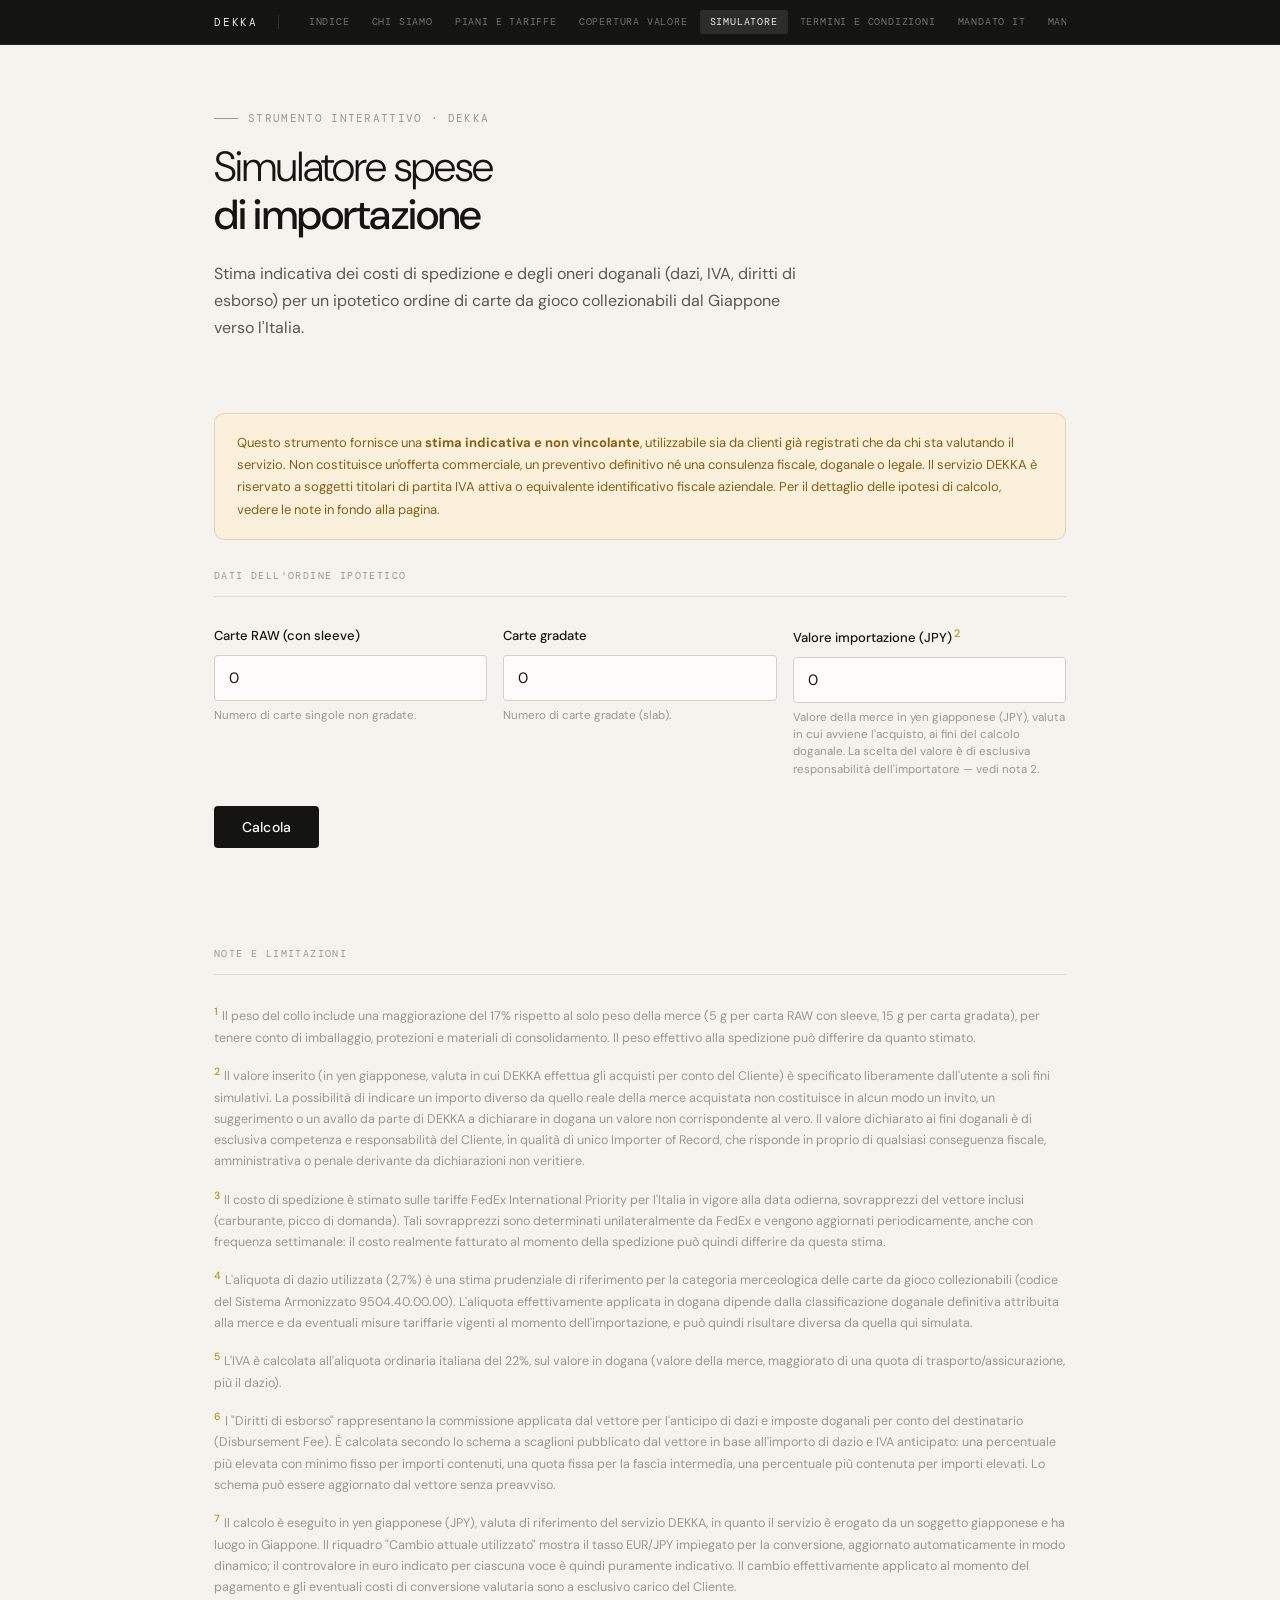
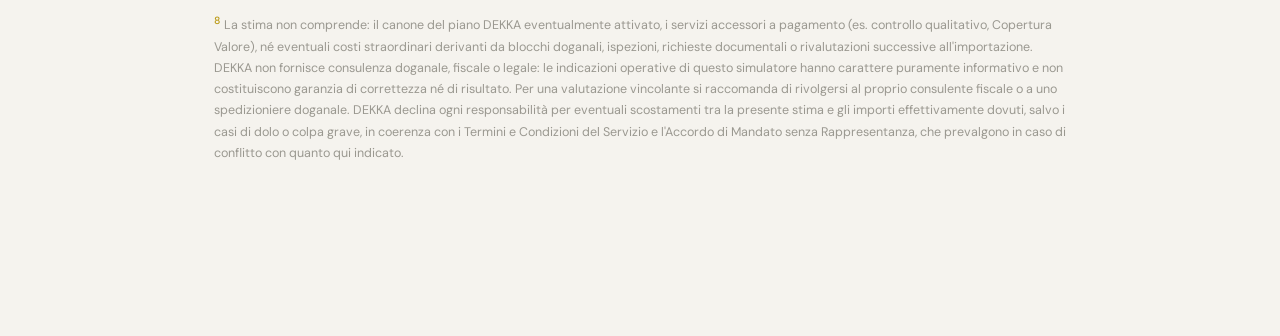
<file: DEKKA___Simulatore_Spese_Importazione.html>
<!DOCTYPE html>
<html lang="it">
<head>
<meta charset="UTF-8">
<meta name="viewport" content="width=device-width, initial-scale=1.0">
<title>DEKKA — Simulatore spese di importazione</title>
<link rel="stylesheet" href="dekka.css">
<style>
  .imp-grid {
    display: grid;
    grid-template-columns: repeat(3, 1fr);
    gap: 16px;
    margin-bottom: 8px;
  }
  @media(max-width: 640px) { .imp-grid { grid-template-columns: 1fr; } }

  .imp-field-label {
    font-size: 13px;
    font-weight: 500;
    color: var(--ink);
    margin-bottom: 8px;
    display: block;
  }
  .imp-field-label sup { color: var(--gold); font-weight: 500; margin-left: 2px; }
  .imp-field input {
    width: 100%;
    padding: 12px 14px;
    border: 1px solid var(--border-strong);
    border-radius: var(--radius);
    background: var(--bg-card);
    font-family: var(--font-sans);
    font-size: 15px;
    color: var(--ink);
  }
  .imp-field input:focus { outline: none; border-color: var(--gold); }
  .imp-field-hint {
    font-size: 11.5px;
    color: var(--ink-3);
    margin-top: 6px;
    line-height: 1.5;
  }

  .imp-results {
    margin-top: 28px;
    border: 1px solid var(--border-strong);
    border-radius: var(--radius-lg);
    background: var(--bg-card);
    overflow: hidden;
  }
  .imp-fx-box {
    display: flex;
    justify-content: space-between;
    align-items: center;
    padding: 12px 20px;
    background: var(--gold-light);
    border-bottom: 1px solid var(--border-strong);
    font-size: 13px;
    color: var(--gold-dark);
  }
  .imp-fx-box .imp-fx-val { font-family: var(--font-mono); font-weight: 500; }
  .imp-fx-box .imp-fx-note { font-size: 11px; font-style: italic; }
  .imp-results-row {
    display: flex;
    justify-content: space-between;
    align-items: center;
    padding: 14px 20px;
    border-bottom: 1px solid var(--border);
    font-size: 14px;
  }
  .imp-results-row .imp-label { color: var(--ink-2); }
  .imp-results-row .imp-label sup { color: var(--gold); margin-left: 2px; }
  .imp-val-group { text-align: right; }
  .imp-val-jpy { font-family: var(--font-mono); color: var(--ink); font-weight: 500; font-size: 15px; }
  .imp-val-eur { font-family: var(--font-mono); color: var(--ink-3); font-size: 11px; margin-top: 2px; }
  .imp-results-row.imp-sub .imp-label { padding-left: 16px; font-size: 13px; color: var(--ink-3); }
  .imp-results-row.imp-sub .imp-val-jpy { font-size: 13px; color: var(--ink-2); font-weight: 400; }
  .imp-results-row.imp-sub .imp-val-eur { font-size: 10.5px; }
  .imp-results-row.imp-total {
    background: var(--bg-dark);
    border-bottom: none;
  }
  .imp-results-row.imp-total .imp-label { color: rgba(255,255,255,0.6); font-weight: 500; }
  .imp-results-row.imp-total .imp-val-jpy { color: #fff; font-size: 21px; }
  .imp-results-row.imp-total .imp-val-eur { color: rgba(255,255,255,0.45); font-size: 12px; }
  .imp-warn-note {
    padding: 10px 20px 14px;
    font-family: var(--font-mono);
    font-size: 11px;
    color: rgba(255,255,255,0.55);
    background: var(--bg-dark);
  }

  .imp-status {
    font-size: 12px;
    color: var(--ink-3);
    margin-top: 10px;
    font-family: var(--font-mono);
    min-height: 16px;
  }
  .imp-status.imp-error { color: var(--red-mid); }

  .imp-toplevel-disclaimer {
    background: var(--amber-light);
    border: 1px solid rgba(138,94,16,0.2);
    border-radius: var(--radius-lg);
    padding: 18px 22px;
    margin-bottom: 28px;
    font-size: 13px;
    color: var(--amber-mid);
    line-height: 1.7;
  }

  .imp-notes { display: flex; flex-direction: column; gap: 14px; }
  .imp-note { font-size: 12.5px; color: var(--ink-3); line-height: 1.7; }
  .imp-note sup { color: var(--gold); font-weight: 500; margin-right: 4px; }

  .imp-btn-calcola {
    display: inline-block;
    margin-top: 20px;
    padding: 12px 28px;
    background: var(--bg-dark);
    color: #fff;
    border: none;
    border-radius: var(--radius);
    font-family: var(--font-sans);
    font-size: 14px;
    font-weight: 500;
    letter-spacing: 0.01em;
    cursor: pointer;
  }
  .imp-btn-calcola:hover { opacity: 0.82; }

  @media(max-width: 500px) {
    .imp-fx-box { flex-wrap: wrap; gap: 6px; }
    .imp-fx-box .imp-fx-note { width: 100%; order: 3; }
  }
</style>
</head>
<body>
<div class="page">

  <div class="header">
    <div class="header-eyebrow">Strumento interattivo · DEKKA</div>
    <h1>Simulatore spese<br><strong>di importazione</strong></h1>
    <p class="header-desc">Stima indicativa dei costi di spedizione e degli oneri doganali (dazi, IVA, diritti di esborso) per un ipotetico ordine di carte da gioco collezionabili dal Giappone verso l'Italia.</p>
  </div>

  <div class="imp-toplevel-disclaimer">
    Questo strumento fornisce una <strong>stima indicativa e non vincolante</strong>, utilizzabile sia da clienti già registrati che da chi sta valutando il servizio. Non costituisce un'offerta commerciale, un preventivo definitivo né una consulenza fiscale, doganale o legale. Il servizio DEKKA è riservato a soggetti titolari di partita IVA attiva o equivalente identificativo fiscale aziendale. Per il dettaglio delle ipotesi di calcolo, vedere le note in fondo alla pagina.
  </div>

  <div class="section">
    <div class="section-label">Dati dell'ordine ipotetico</div>

    <div class="imp-grid">
      <div class="imp-field">
        <label class="imp-field-label">Carte RAW (con sleeve)</label>
        <input type="number" id="nRaw" min="0" step="1" value="0" inputmode="numeric">
        <div class="imp-field-hint">Numero di carte singole non gradate.</div>
      </div>
      <div class="imp-field">
        <label class="imp-field-label">Carte gradate</label>
        <input type="number" id="nGraded" min="0" step="1" value="0" inputmode="numeric">
        <div class="imp-field-hint">Numero di carte gradate (slab).</div>
      </div>
      <div class="imp-field">
        <label class="imp-field-label">Valore importazione (JPY)<sup>2</sup></label>
        <input type="number" id="declared" min="0" step="1" value="0" inputmode="numeric">
        <div class="imp-field-hint">Valore della merce in yen giapponese (JPY), valuta in cui avviene l'acquisto, ai fini del calcolo doganale. La scelta del valore è di esclusiva responsabilità dell'importatore — vedi nota 2.</div>
      </div>
    </div>

    <button class="imp-btn-calcola" id="btnCalcola">Calcola</button>

    <div class="imp-status" id="status"></div>

    <div class="imp-results" id="results" style="display:none;">
      <div class="imp-fx-box">
        <span>Cambio attuale utilizzato<sup>7</sup></span>
        <span class="imp-fx-val">1 EUR ≈ <span id="fxRate">—</span> JPY</span>
        <span class="imp-fx-note">aggiornato automaticamente</span>
      </div>
      <div class="imp-results-row">
        <span class="imp-label">Peso stimato del collo<sup>1</sup></span>
        <span class="imp-val-jpy" id="outWeight">—</span>
      </div>
      <div class="imp-results-row">
        <span class="imp-label">Spedizione (FedEx IP, Italia)<sup>3</sup></span>
        <div class="imp-val-group">
          <div class="imp-val-jpy" id="outShipJPY">—</div>
          <div class="imp-val-eur" id="outShipEUR">—</div>
        </div>
      </div>
      <div class="imp-results-row imp-sub">
        <span class="imp-label">Dazio doganale<sup>4</sup></span>
        <div class="imp-val-group">
          <div class="imp-val-jpy" id="outDazioJPY">—</div>
          <div class="imp-val-eur" id="outDazioEUR">—</div>
        </div>
      </div>
      <div class="imp-results-row imp-sub">
        <span class="imp-label">IVA<sup>5</sup></span>
        <div class="imp-val-group">
          <div class="imp-val-jpy" id="outIvaJPY">—</div>
          <div class="imp-val-eur" id="outIvaEUR">—</div>
        </div>
      </div>
      <div class="imp-results-row imp-sub">
        <span class="imp-label">Diritti di esborso<sup>6</sup></span>
        <div class="imp-val-group">
          <div class="imp-val-jpy" id="outDisbJPY">—</div>
          <div class="imp-val-eur" id="outDisbEUR">—</div>
        </div>
      </div>
      <div class="imp-results-row">
        <span class="imp-label">Totale oneri doganali</span>
        <div class="imp-val-group">
          <div class="imp-val-jpy" id="outDoganaTotJPY">—</div>
          <div class="imp-val-eur" id="outDoganaTotEUR">—</div>
        </div>
      </div>
      <div class="imp-results-row imp-total">
        <span class="imp-label">Totale stimato (spedizione + dogana)<sup>7 8</sup></span>
        <div class="imp-val-group">
          <div class="imp-val-jpy" id="outTotalJPY">—</div>
          <div class="imp-val-eur" id="outTotalEUR">—</div>
        </div>
      </div>
      <div class="imp-warn-note" id="outWarn" style="display:none;"></div>
    </div>
  </div>

  <div class="section">
    <div class="section-label">Note e limitazioni</div>
    <div class="imp-notes">
      <p class="imp-note"><sup>1</sup>Il peso del collo include una maggiorazione del 17% rispetto al solo peso della merce (5 g per carta RAW con sleeve, 15 g per carta gradata), per tenere conto di imballaggio, protezioni e materiali di consolidamento. Il peso effettivo alla spedizione può differire da quanto stimato.</p>
      <p class="imp-note"><sup>2</sup>Il valore inserito (in yen giapponese, valuta in cui DEKKA effettua gli acquisti per conto del Cliente) è specificato liberamente dall'utente a soli fini simulativi. La possibilità di indicare un importo diverso da quello reale della merce acquistata non costituisce in alcun modo un invito, un suggerimento o un avallo da parte di DEKKA a dichiarare in dogana un valore non corrispondente al vero. Il valore dichiarato ai fini doganali è di esclusiva competenza e responsabilità del Cliente, in qualità di unico Importer of Record, che risponde in proprio di qualsiasi conseguenza fiscale, amministrativa o penale derivante da dichiarazioni non veritiere.</p>
      <p class="imp-note"><sup>3</sup>Il costo di spedizione è stimato sulle tariffe FedEx International Priority per l'Italia in vigore alla data odierna, sovrapprezzi del vettore inclusi (carburante, picco di domanda). Tali sovrapprezzi sono determinati unilateralmente da FedEx e vengono aggiornati periodicamente, anche con frequenza settimanale: il costo realmente fatturato al momento della spedizione può quindi differire da questa stima.</p>
      <p class="imp-note"><sup>4</sup>L'aliquota di dazio utilizzata (2,7%) è una stima prudenziale di riferimento per la categoria merceologica delle carte da gioco collezionabili (codice del Sistema Armonizzato 9504.40.00.00). L'aliquota effettivamente applicata in dogana dipende dalla classificazione doganale definitiva attribuita alla merce e da eventuali misure tariffarie vigenti al momento dell'importazione, e può quindi risultare diversa da quella qui simulata.</p>
      <p class="imp-note"><sup>5</sup>L'IVA è calcolata all'aliquota ordinaria italiana del 22%, sul valore in dogana (valore della merce, maggiorato di una quota di trasporto/assicurazione, più il dazio).</p>
      <p class="imp-note"><sup>6</sup>I "Diritti di esborso" rappresentano la commissione applicata dal vettore per l'anticipo di dazi e imposte doganali per conto del destinatario (Disbursement Fee). È calcolata secondo lo schema a scaglioni pubblicato dal vettore in base all'importo di dazio e IVA anticipato: una percentuale più elevata con minimo fisso per importi contenuti, una quota fissa per la fascia intermedia, una percentuale più contenuta per importi elevati. Lo schema può essere aggiornato dal vettore senza preavviso.</p>
      <p class="imp-note"><sup>7</sup>Il calcolo è eseguito in yen giapponese (JPY), valuta di riferimento del servizio DEKKA, in quanto il servizio è erogato da un soggetto giapponese e ha luogo in Giappone. Il riquadro "Cambio attuale utilizzato" mostra il tasso EUR/JPY impiegato per la conversione, aggiornato automaticamente in modo dinamico; il controvalore in euro indicato per ciascuna voce è quindi puramente indicativo. Il cambio effettivamente applicato al momento del pagamento e gli eventuali costi di conversione valutaria sono a esclusivo carico del Cliente.</p>
      <p class="imp-note"><sup>8</sup>La stima non comprende: il canone del piano DEKKA eventualmente attivato, i servizi accessori a pagamento (es. controllo qualitativo, Copertura Valore), né eventuali costi straordinari derivanti da blocchi doganali, ispezioni, richieste documentali o rivalutazioni successive all'importazione. DEKKA non fornisce consulenza doganale, fiscale o legale: le indicazioni operative di questo simulatore hanno carattere puramente informativo e non costituiscono garanzia di correttezza né di risultato. Per una valutazione vincolante si raccomanda di rivolgersi al proprio consulente fiscale o a uno spedizioniere doganale. DEKKA declina ogni responsabilità per eventuali scostamenti tra la presente stima e gli importi effettivamente dovuti, salvo i casi di dolo o colpa grave, in coerenza con i Termini e Condizioni del Servizio e l'Accordo di Mandato senza Rappresentanza, che prevalgono in caso di conflitto con quanto qui indicato.</p>
    </div>
  </div>

</div>

<script>
// Sostituire con l'URL della Web App Apps Script dopo il deploy del backend.
// Questo file NON contiene tariffe, sconti o margini: chiama solo l'endpoint
// e mostra il risultato finale restituito dal server.
const API_URL = 'https://script.google.com/macros/s/AKfycbzyjZizM8oOW_kJ5cQCMH96cMS14SeIJGRs9KyEILTv75_qR_UuMkbmkawlb2Eqetgp/exec';

const elRaw = document.getElementById('nRaw');
const elGraded = document.getElementById('nGraded');
const elDeclared = document.getElementById('declared');
const elStatus = document.getElementById('status');
const elResults = document.getElementById('results');

function fmtEUR(v) {
  return new Intl.NumberFormat('it-IT', { style: 'currency', currency: 'EUR' }).format(v);
}
function fmtJPY(v) {
  return '¥' + Math.round(v).toLocaleString('ja-JP');
}

async function aggiorna() {
  const nRaw = parseFloat(elRaw.value) || 0;
  const nGraded = parseFloat(elGraded.value) || 0;
  const declared = parseFloat(elDeclared.value) || 0;

  if (nRaw + nGraded <= 0) {
    elResults.style.display = 'none';
    elStatus.textContent = '';
    return;
  }

  if (API_URL.indexOf('SOSTITUIRE_CON_ID_DEPLOY') !== -1) {
    elStatus.classList.add('imp-error');
    elStatus.textContent = 'Backend non configurato: nel codice, sostituire API_URL con l\'URL della Web App pubblicata (vedi istruzioni nel file .gs).';
    elResults.style.display = 'none';
    return;
  }

  elStatus.classList.remove('imp-error');
  elStatus.textContent = 'Calcolo in corso…';

  try {
    const url = API_URL + '?nRaw=' + encodeURIComponent(nRaw) +
      '&nGraded=' + encodeURIComponent(nGraded) +
      '&declared=' + encodeURIComponent(declared) +
      '&_=' + Date.now();
    const resp = await fetch(url, { cache: 'no-store' });
    const data = await resp.json();

    if (data.errore) {
      elStatus.classList.add('imp-error');
      elStatus.textContent = data.errore;
      elResults.style.display = 'none';
      return;
    }

    document.getElementById('fxRate').textContent = data.cambioEurJpy.toLocaleString('it-IT');
    document.getElementById('outWeight').textContent = data.pesoPaccoKg.toFixed(3) + ' kg';

    document.getElementById('outShipJPY').textContent = fmtJPY(data.spedizioneJPY);
    document.getElementById('outShipEUR').textContent = '≈ ' + fmtEUR(data.spedizioneEUR);

    document.getElementById('outDazioJPY').textContent = fmtJPY(data.dazioJPY);
    document.getElementById('outDazioEUR').textContent = '≈ ' + fmtEUR(data.dazioEUR);

    document.getElementById('outIvaJPY').textContent = fmtJPY(data.ivaJPY);
    document.getElementById('outIvaEUR').textContent = '≈ ' + fmtEUR(data.ivaEUR);

    document.getElementById('outDisbJPY').textContent = fmtJPY(data.dirittiEsborsoJPY);
    document.getElementById('outDisbEUR').textContent = '≈ ' + fmtEUR(data.dirittiEsborsoEUR);

    document.getElementById('outDoganaTotJPY').textContent = fmtJPY(data.doganaTotaleJPY);
    document.getElementById('outDoganaTotEUR').textContent = '≈ ' + fmtEUR(data.doganaTotaleEUR);

    document.getElementById('outTotalJPY').textContent = fmtJPY(data.totaleJPY);
    document.getElementById('outTotalEUR').textContent = '≈ ' + fmtEUR(data.totaleEUR);

    const elWarn = document.getElementById('outWarn');
    if (data.sogliaConsigliataSuperata) {
      elWarn.style.display = 'block';
      elWarn.textContent = 'Volume elevato: per ordini di questa dimensione contatta DEKKA per un preventivo dedicato.';
    } else {
      elWarn.style.display = 'none';
    }

    elResults.style.display = 'block';
    elStatus.textContent = '';
  } catch (err) {
    elStatus.classList.add('imp-error');
    elStatus.textContent = 'Stima momentaneamente non disponibile. Riprova più tardi.';
    elResults.style.display = 'none';
  }
}

document.getElementById('btnCalcola').addEventListener('click', aggiorna);
</script>
<script src="nav.js"></script>
</body>
</html>
</file>
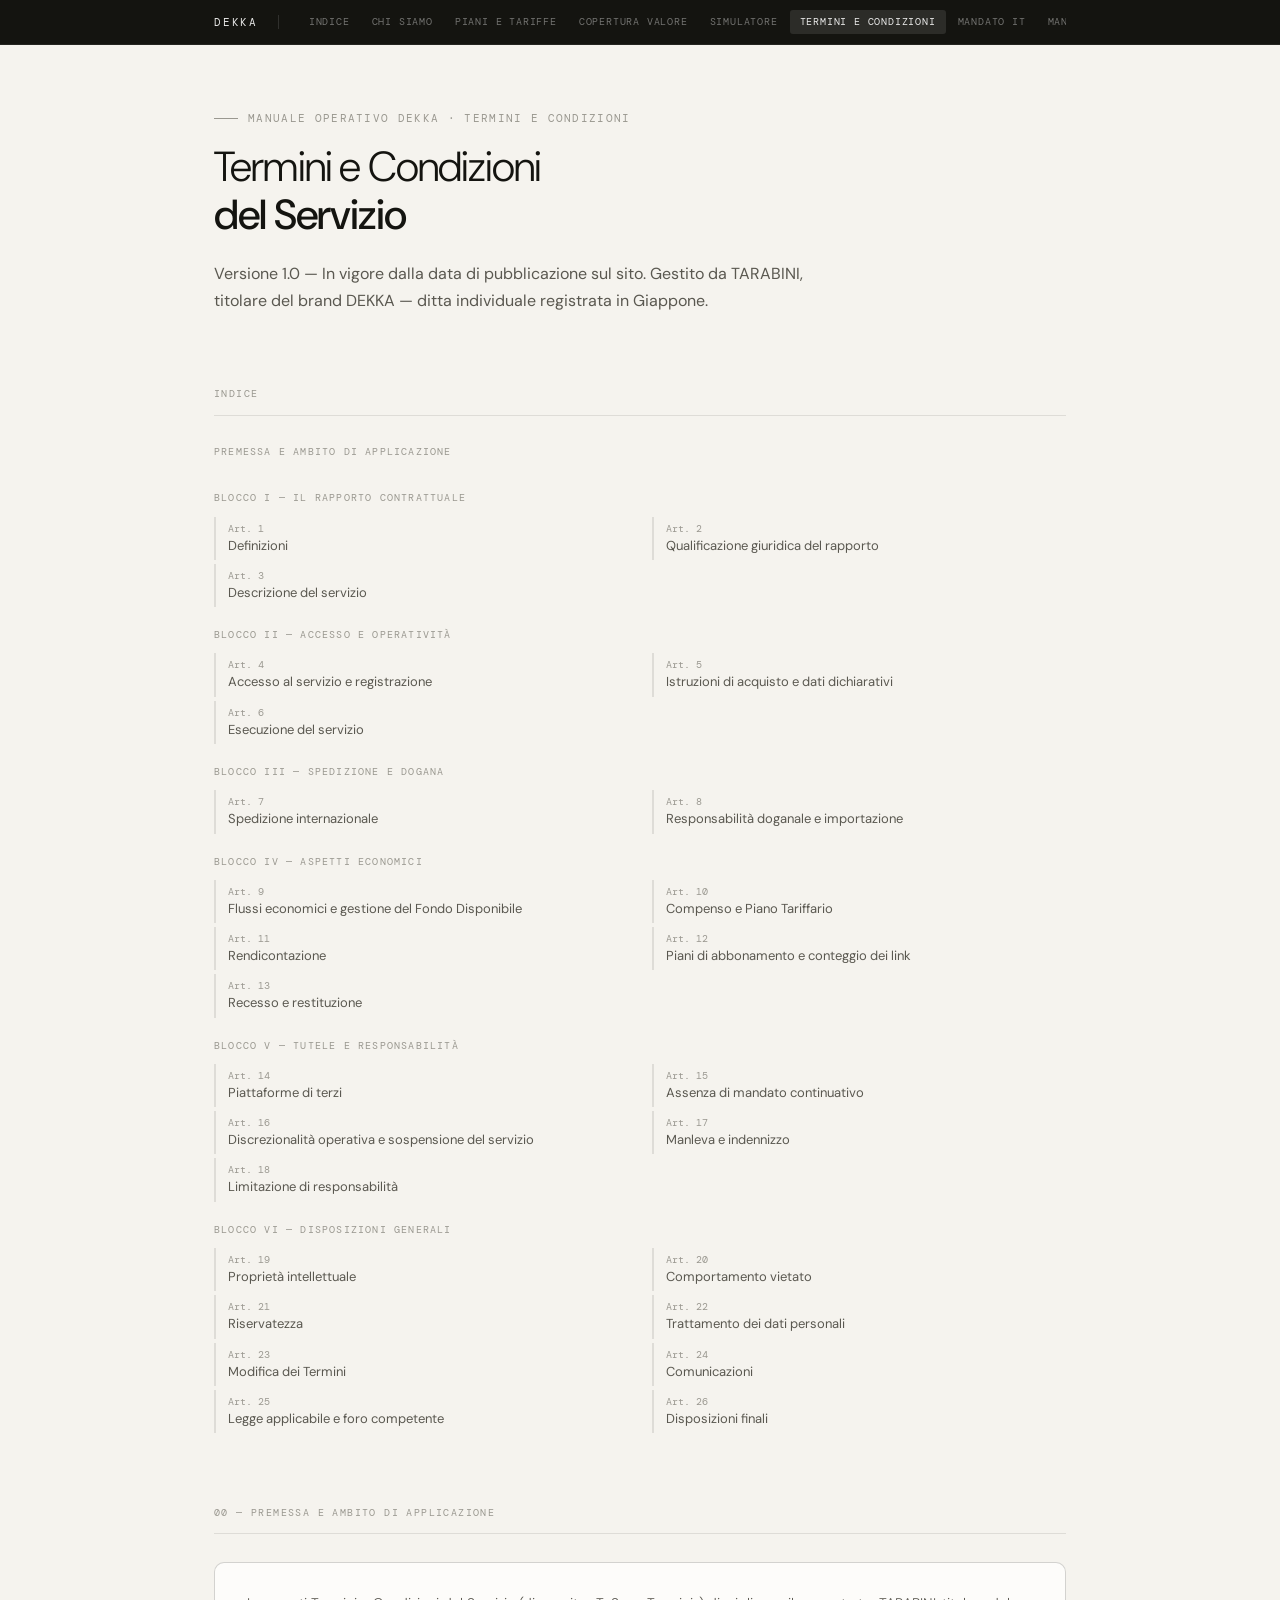
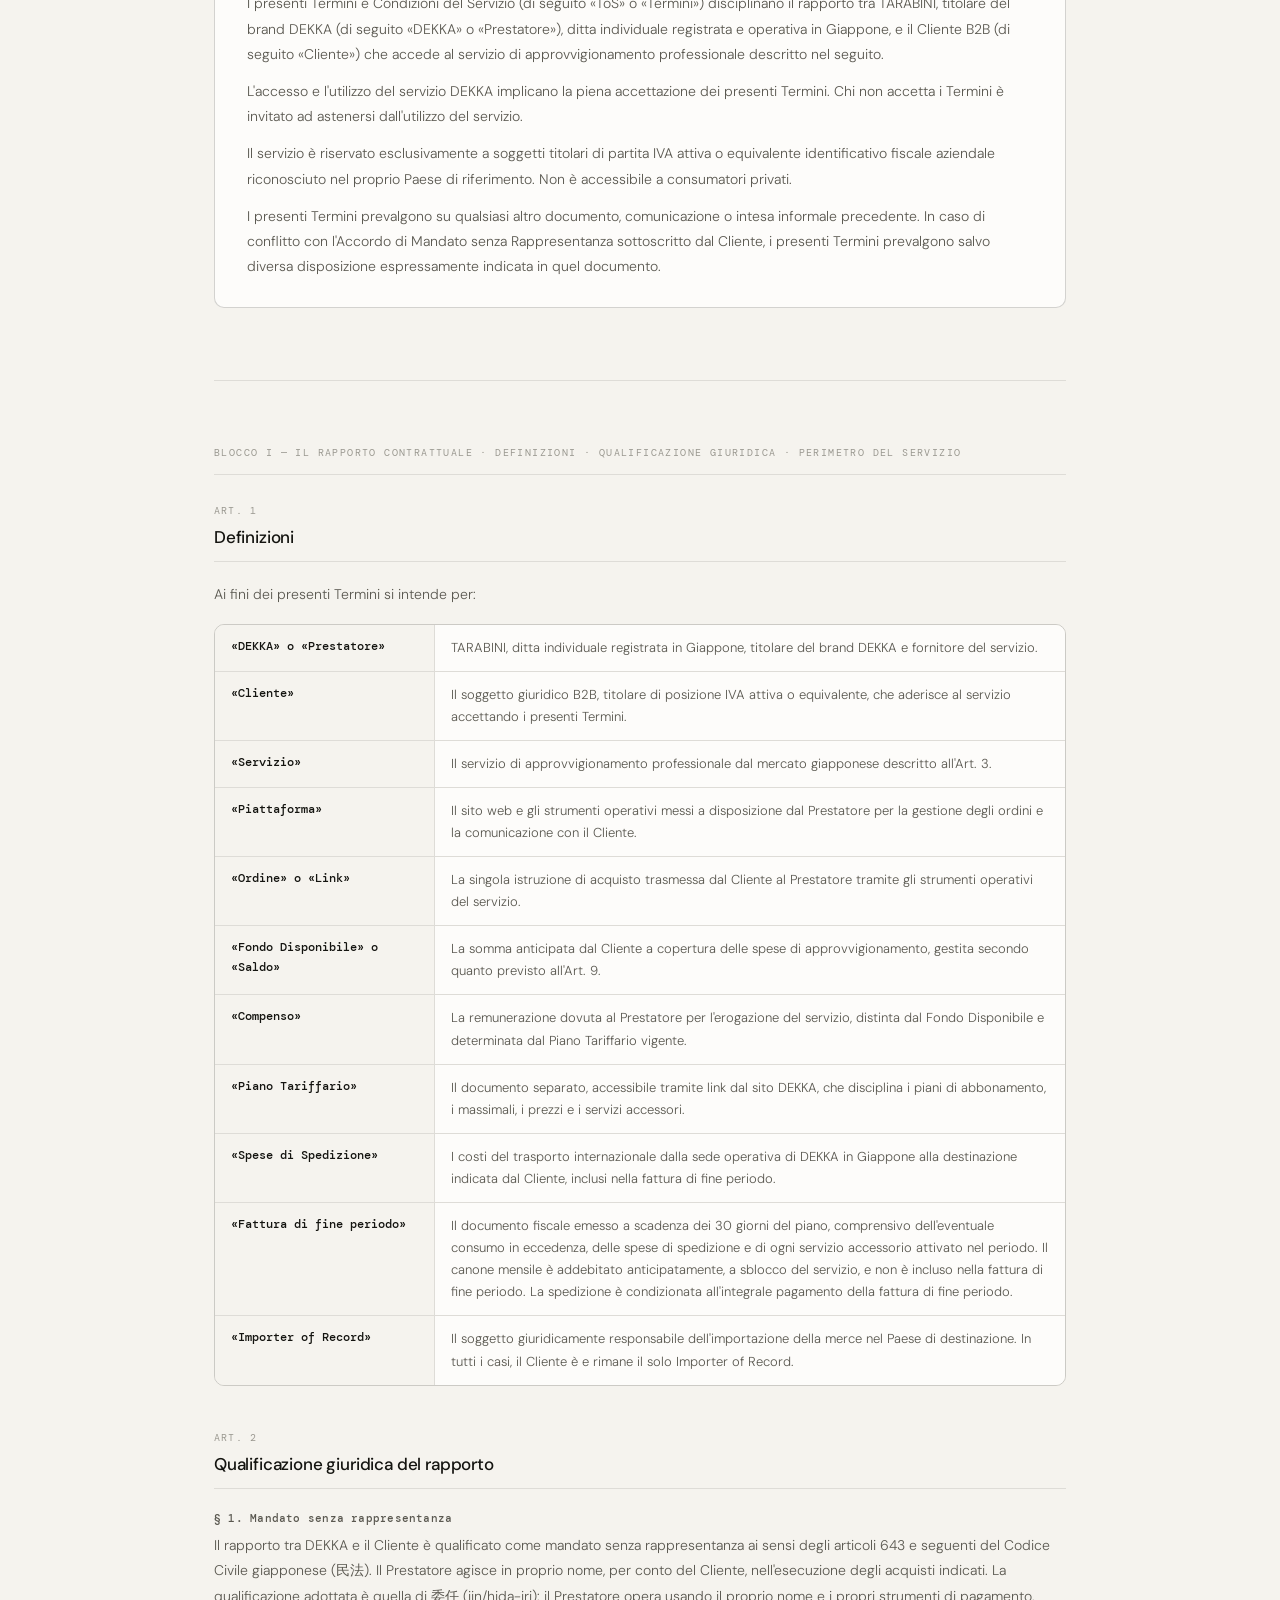
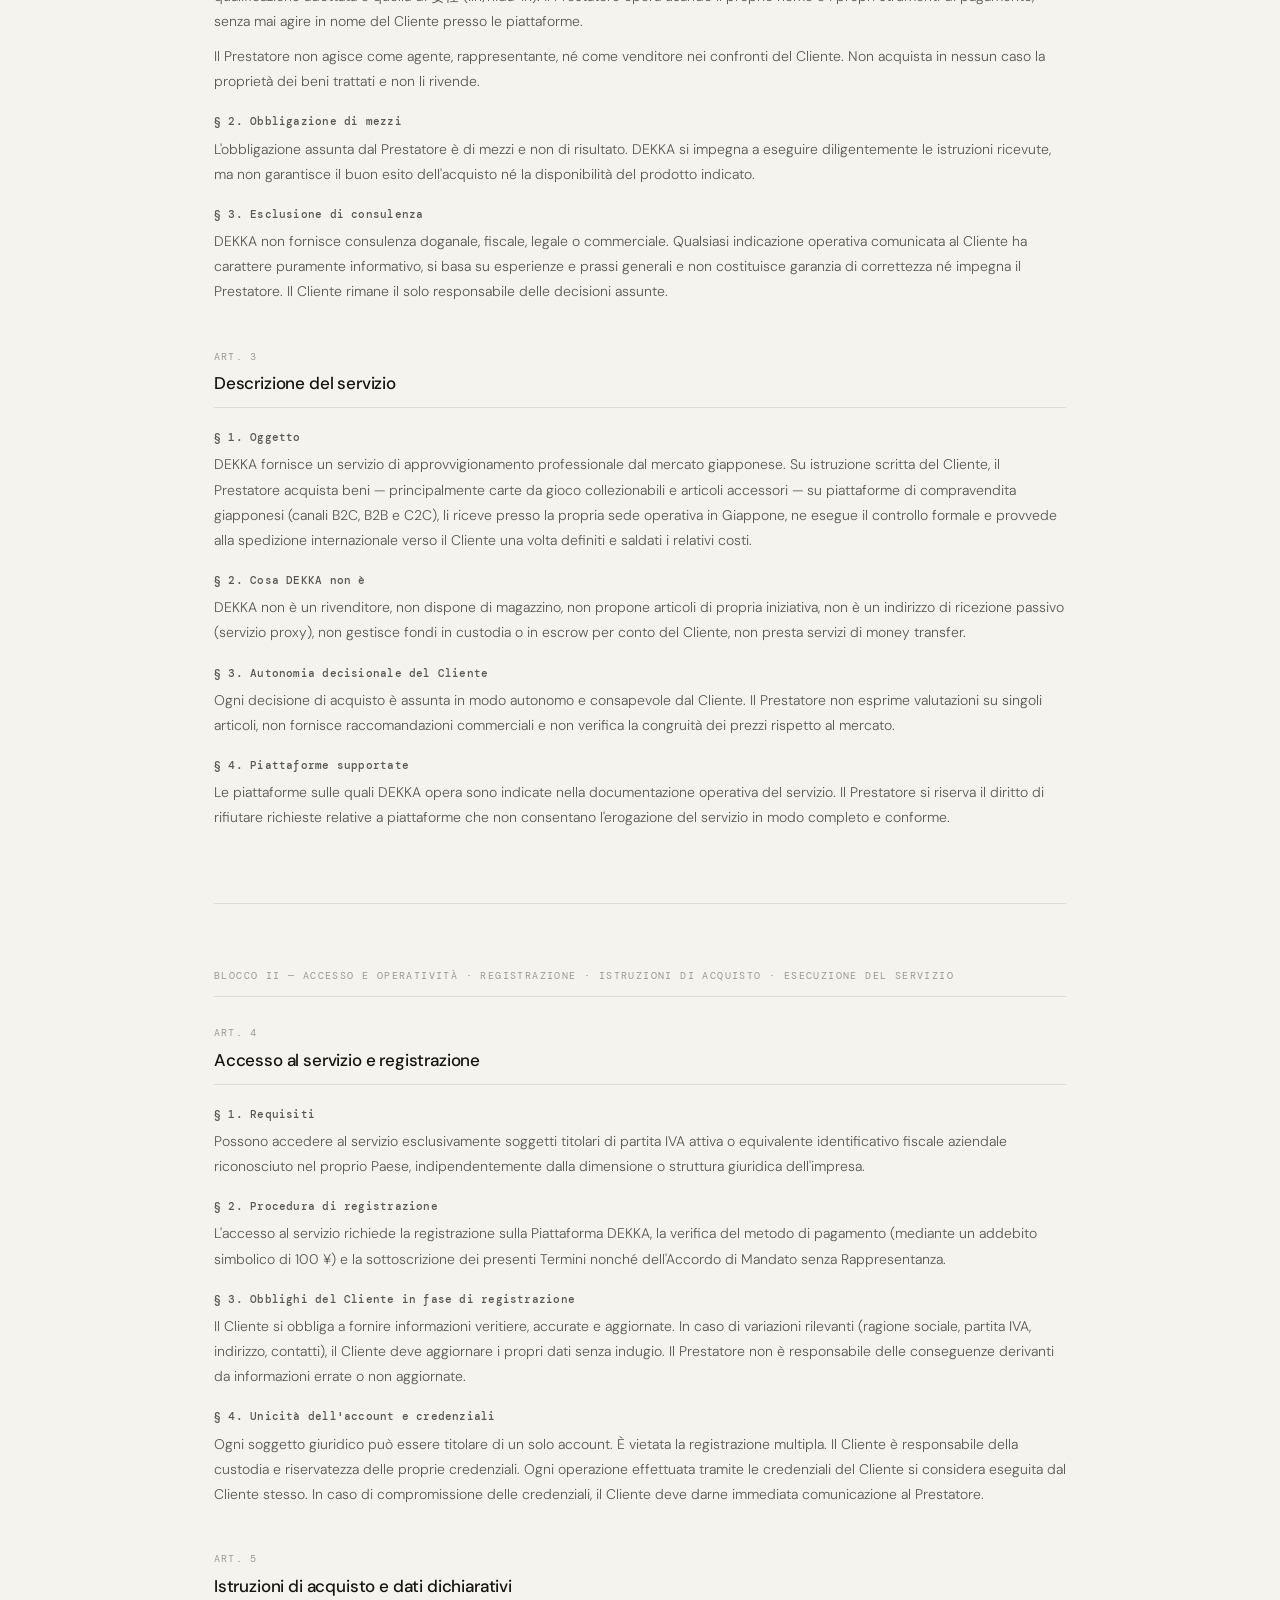
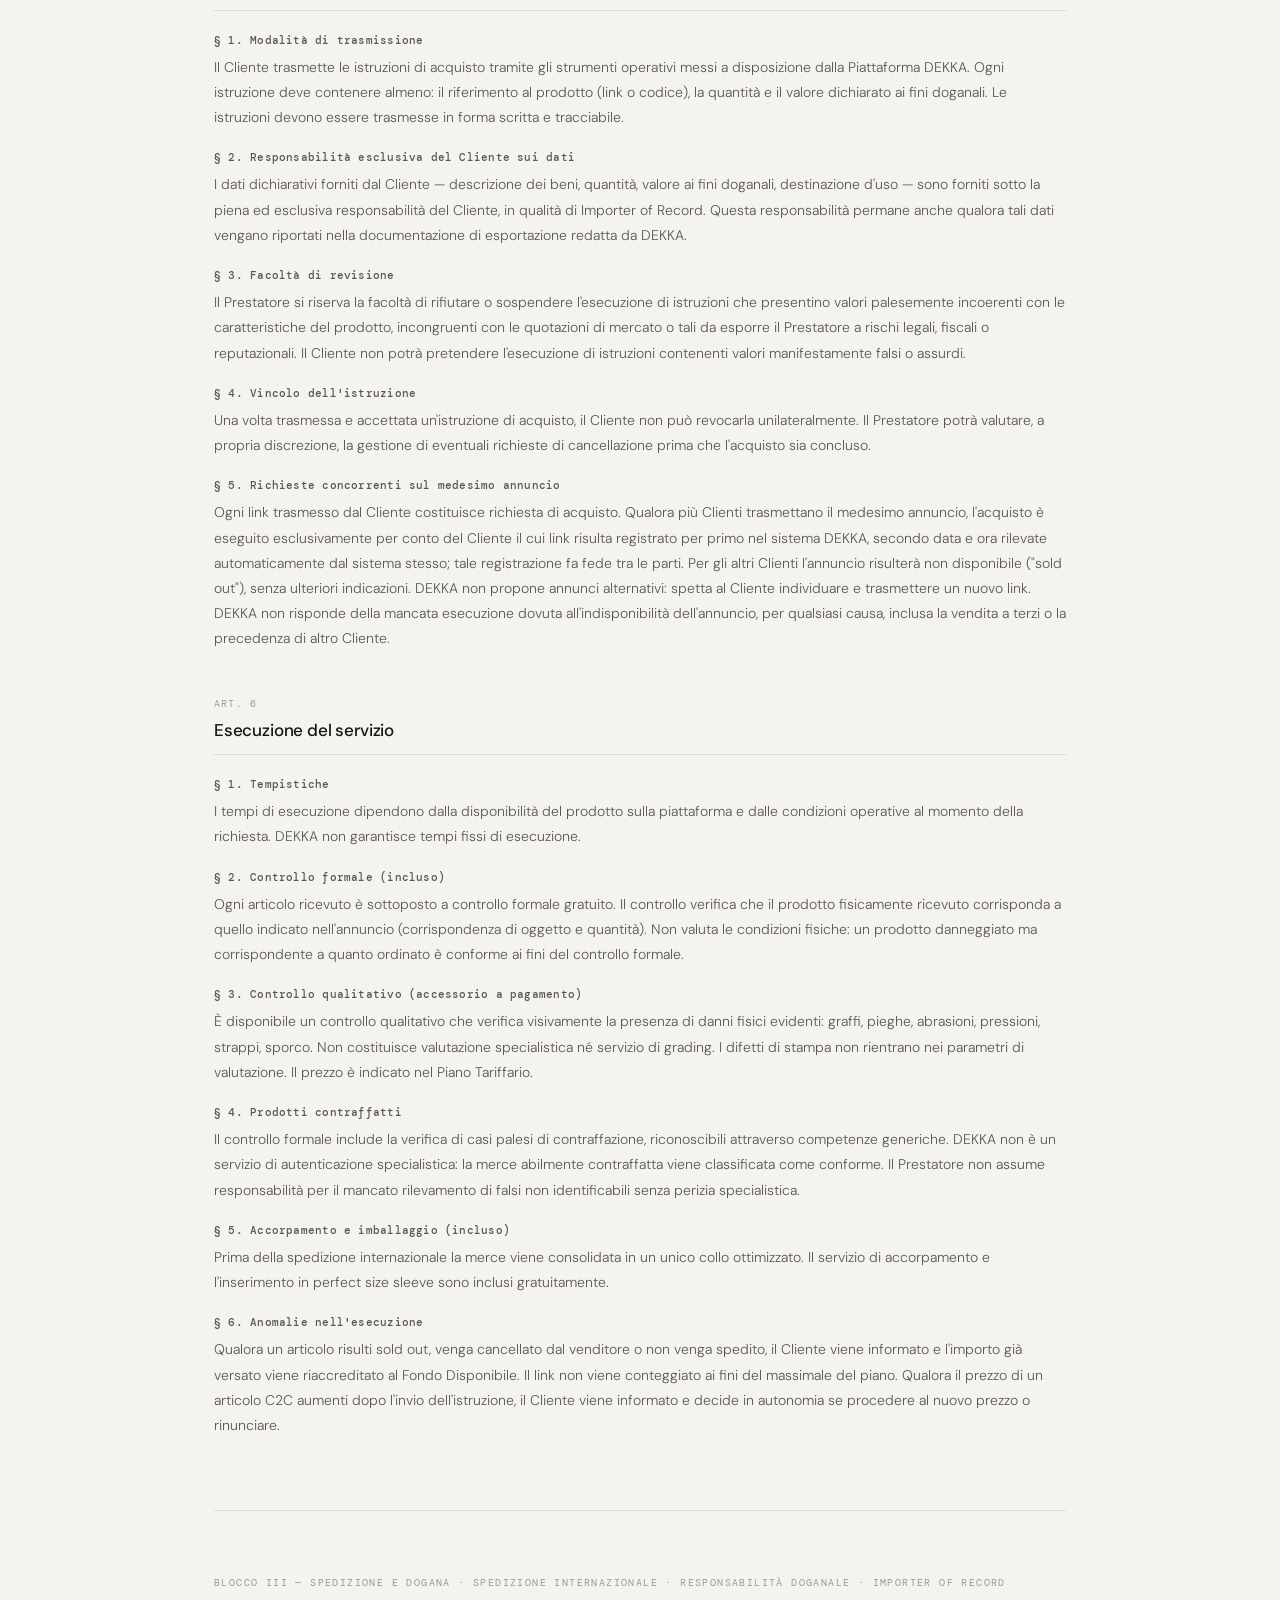
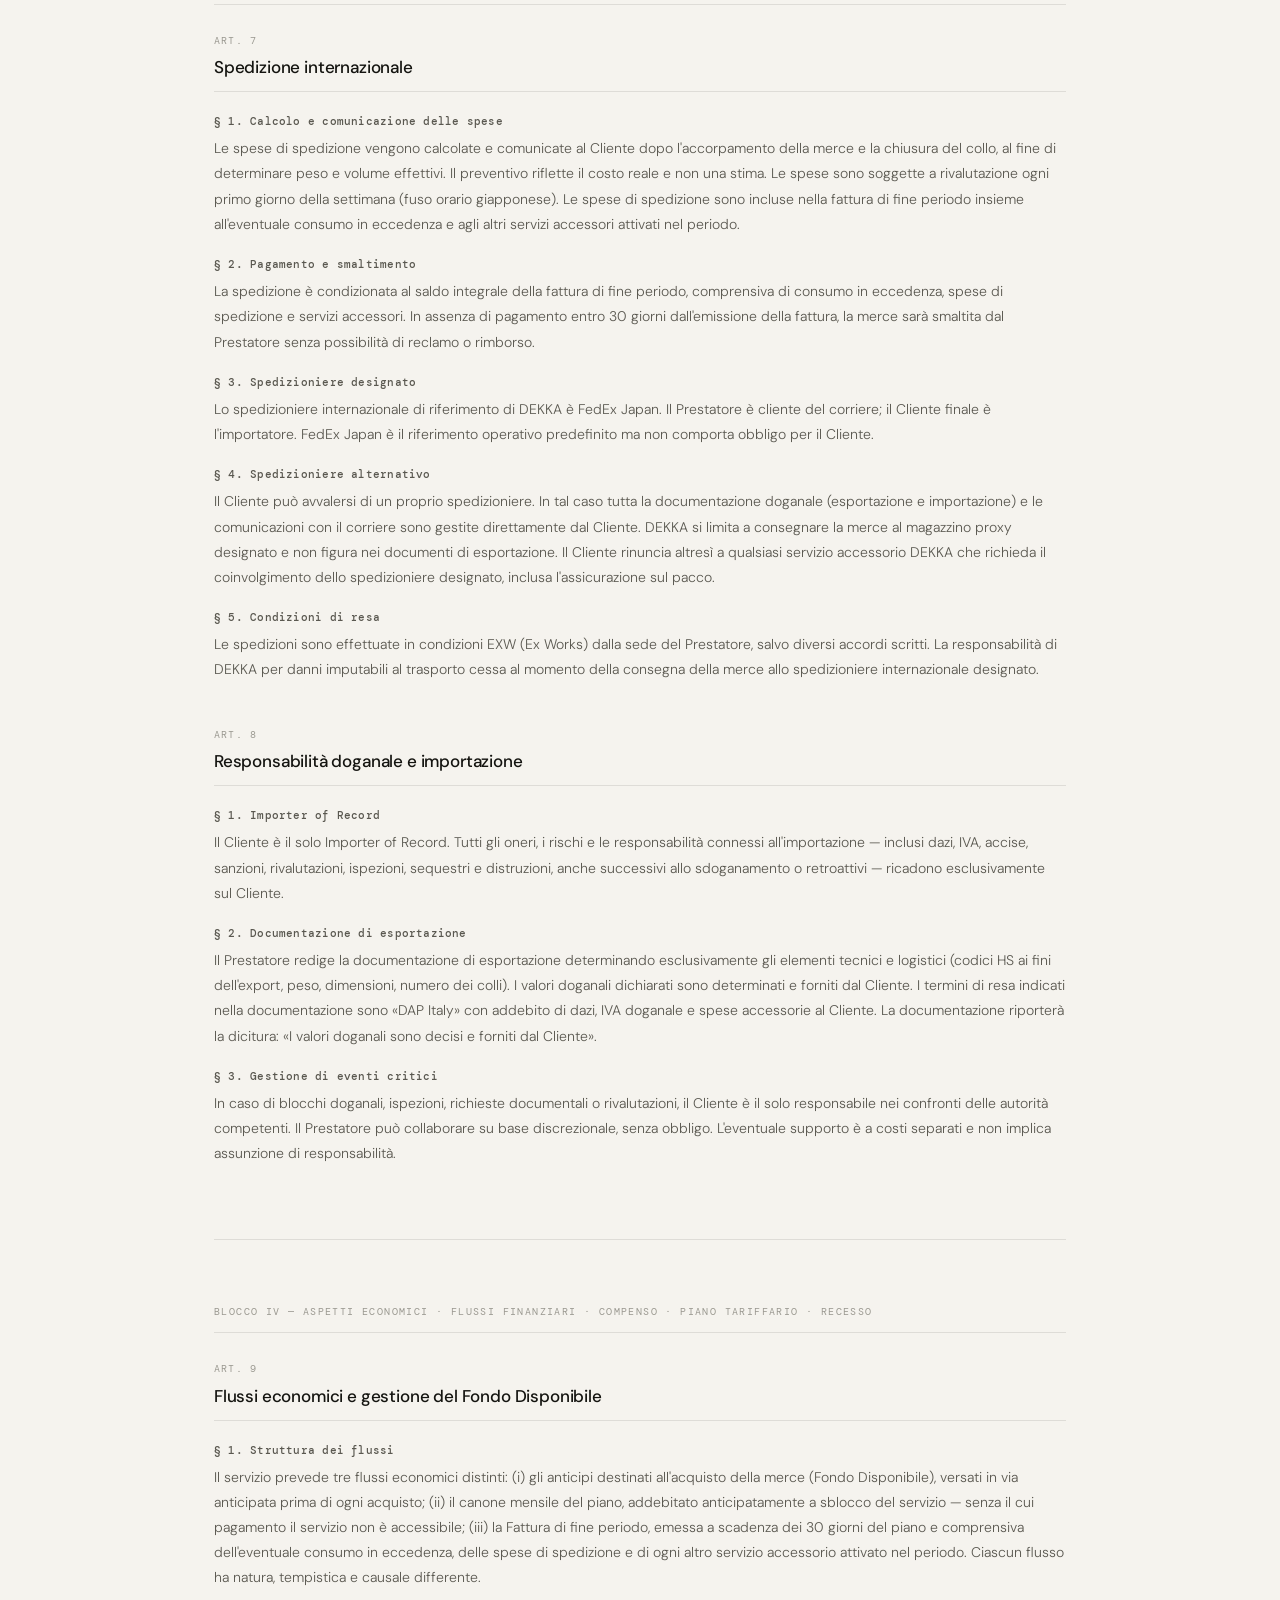
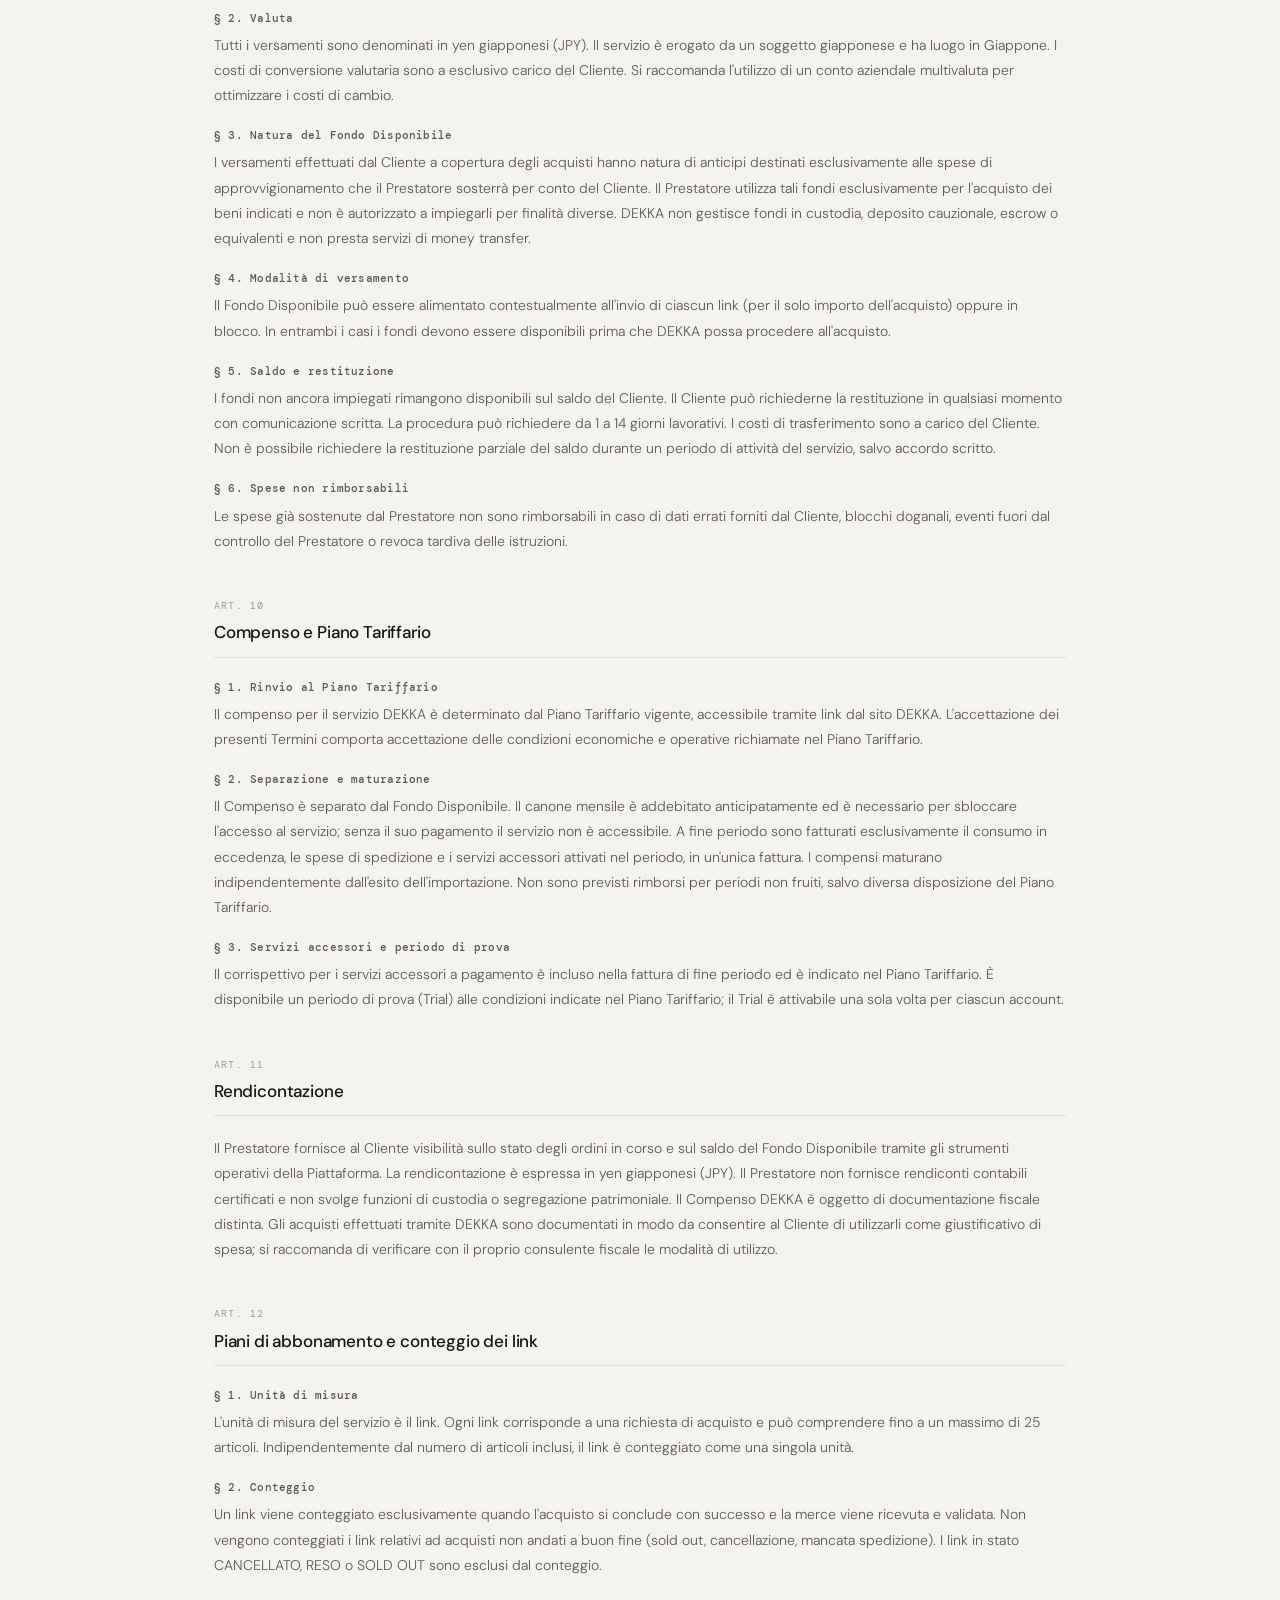
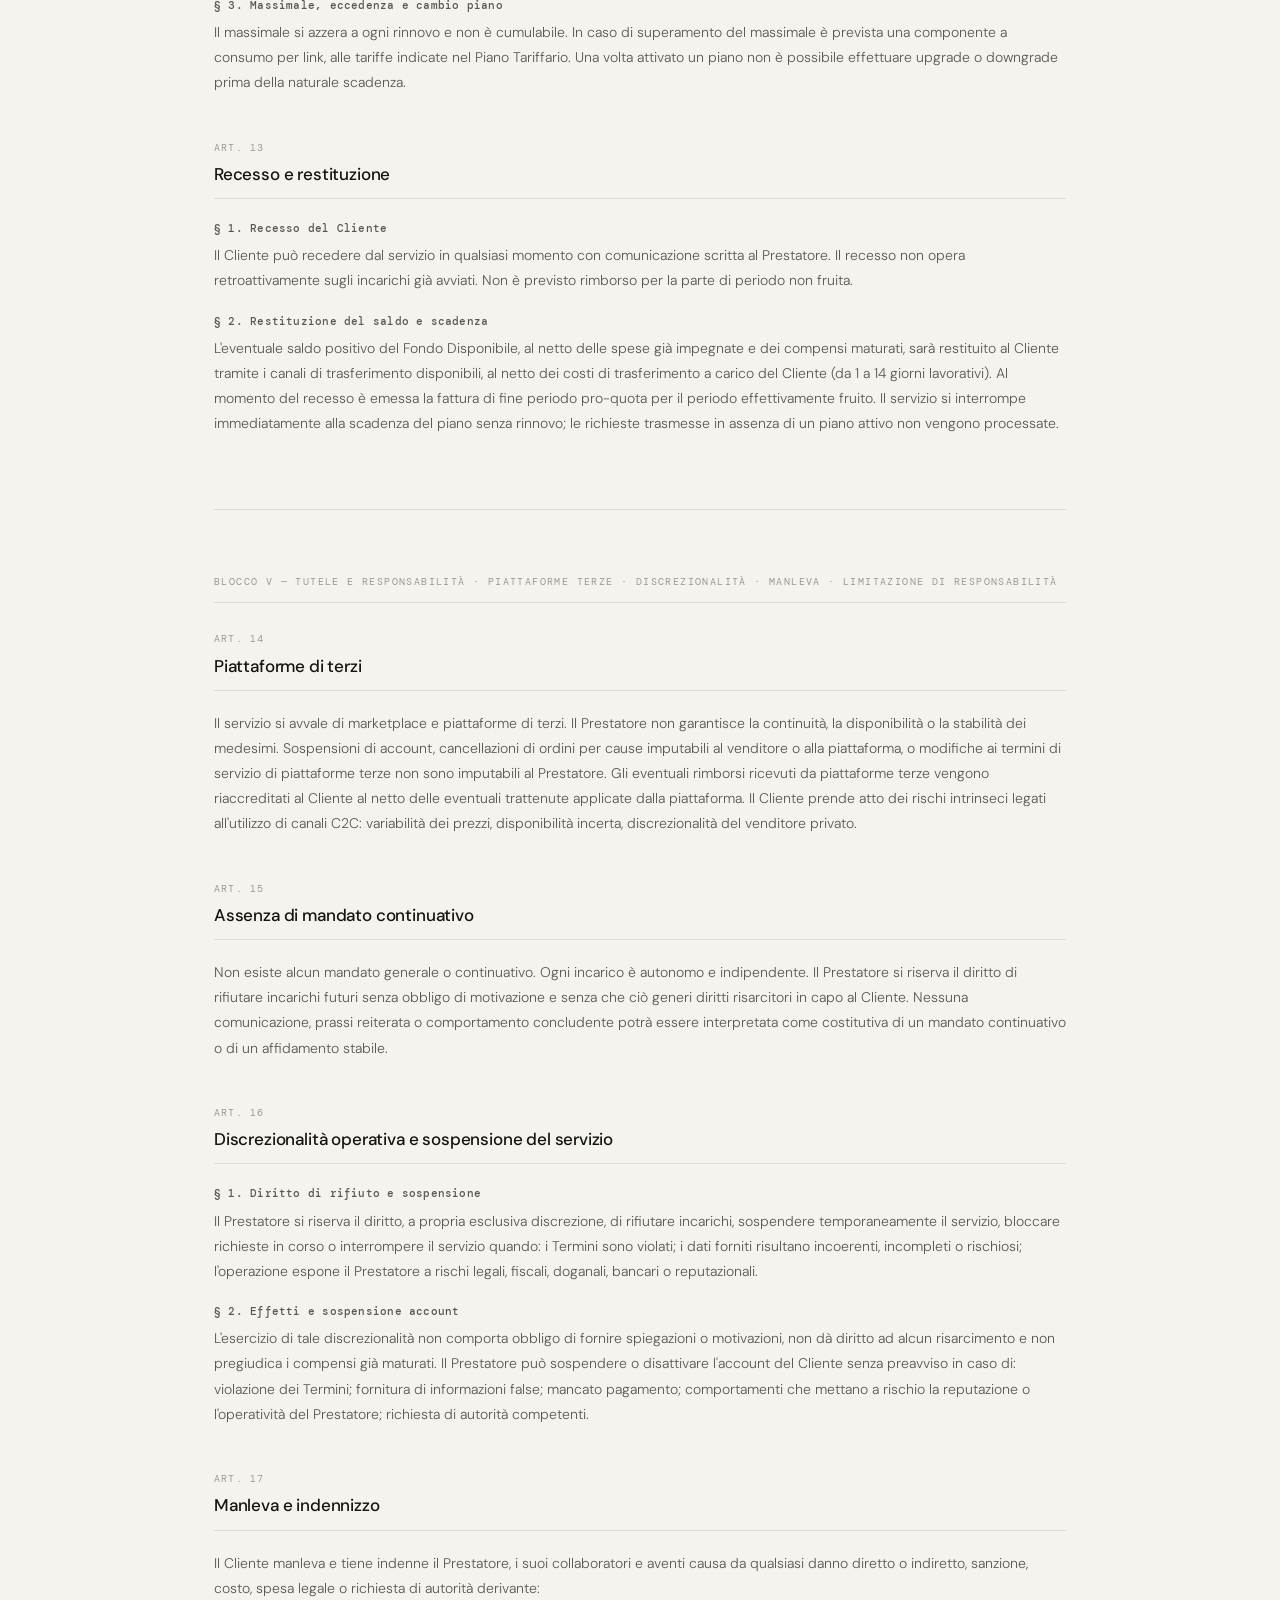
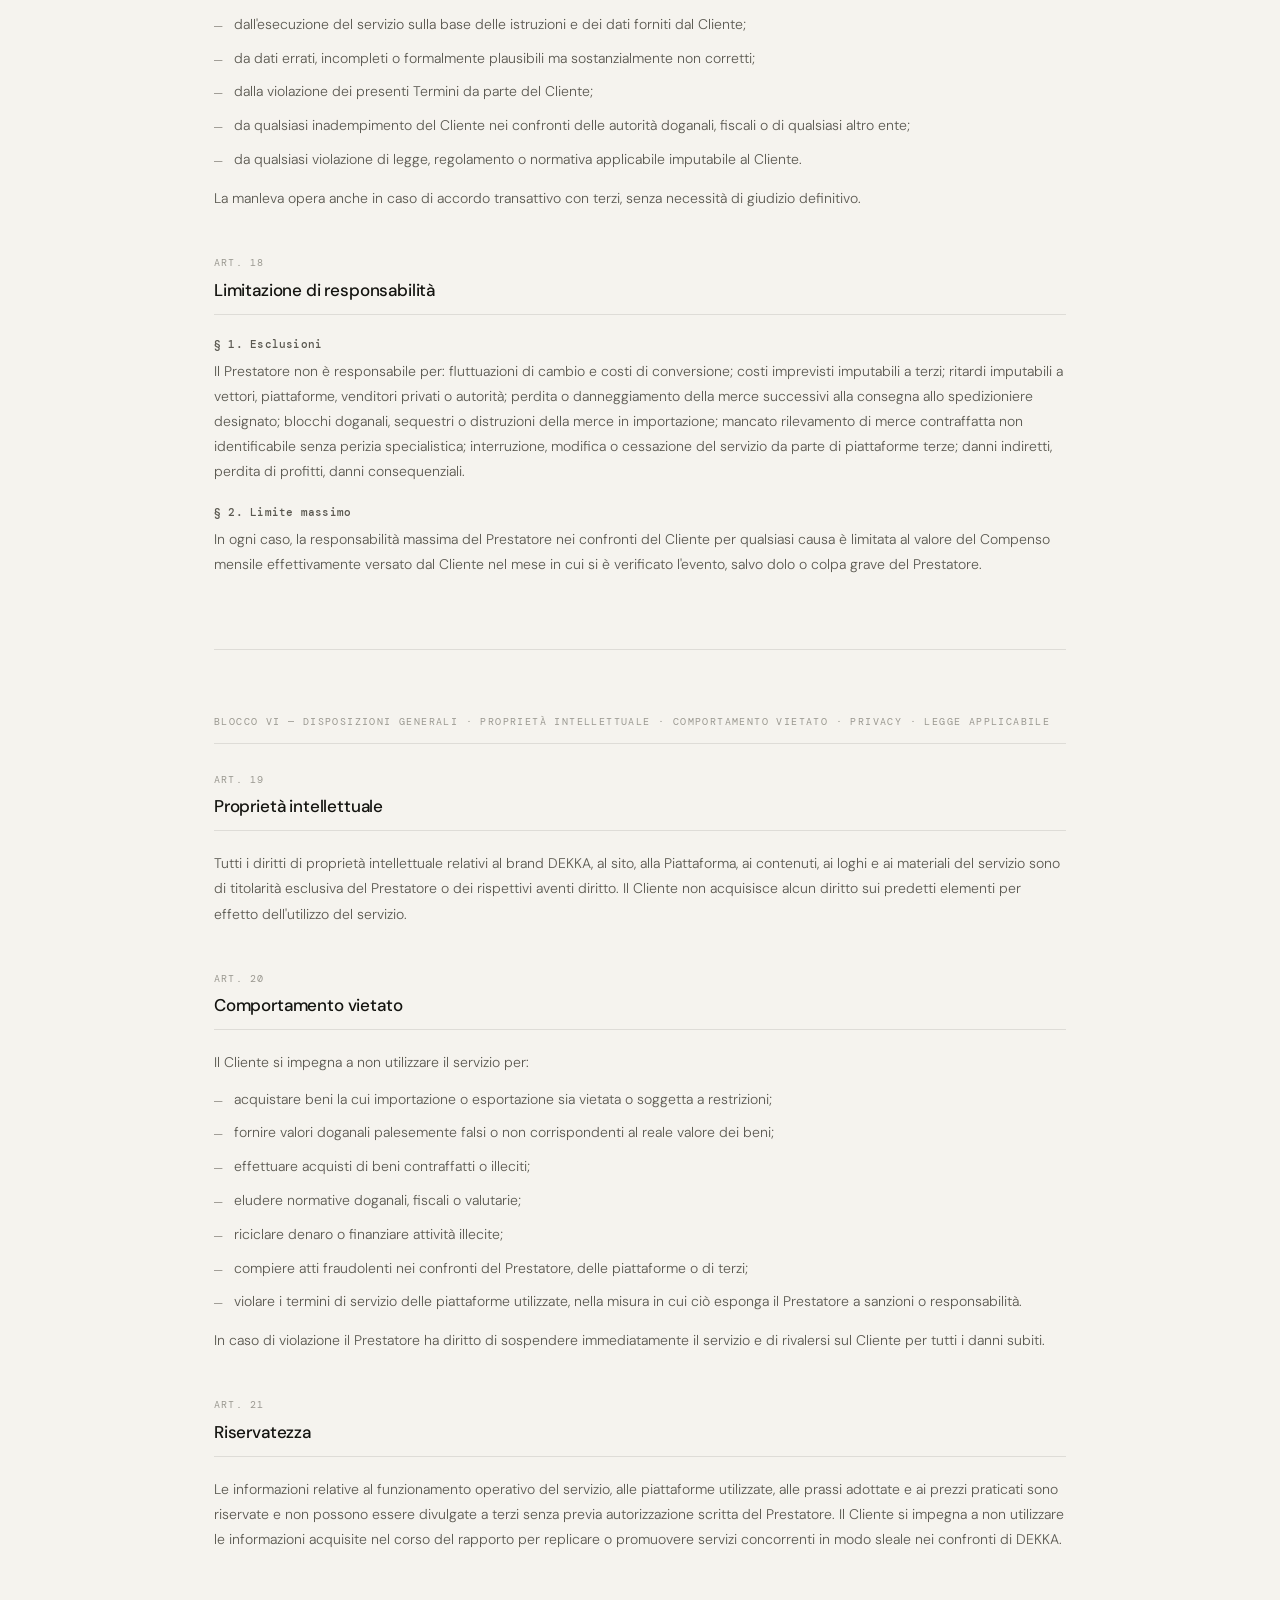
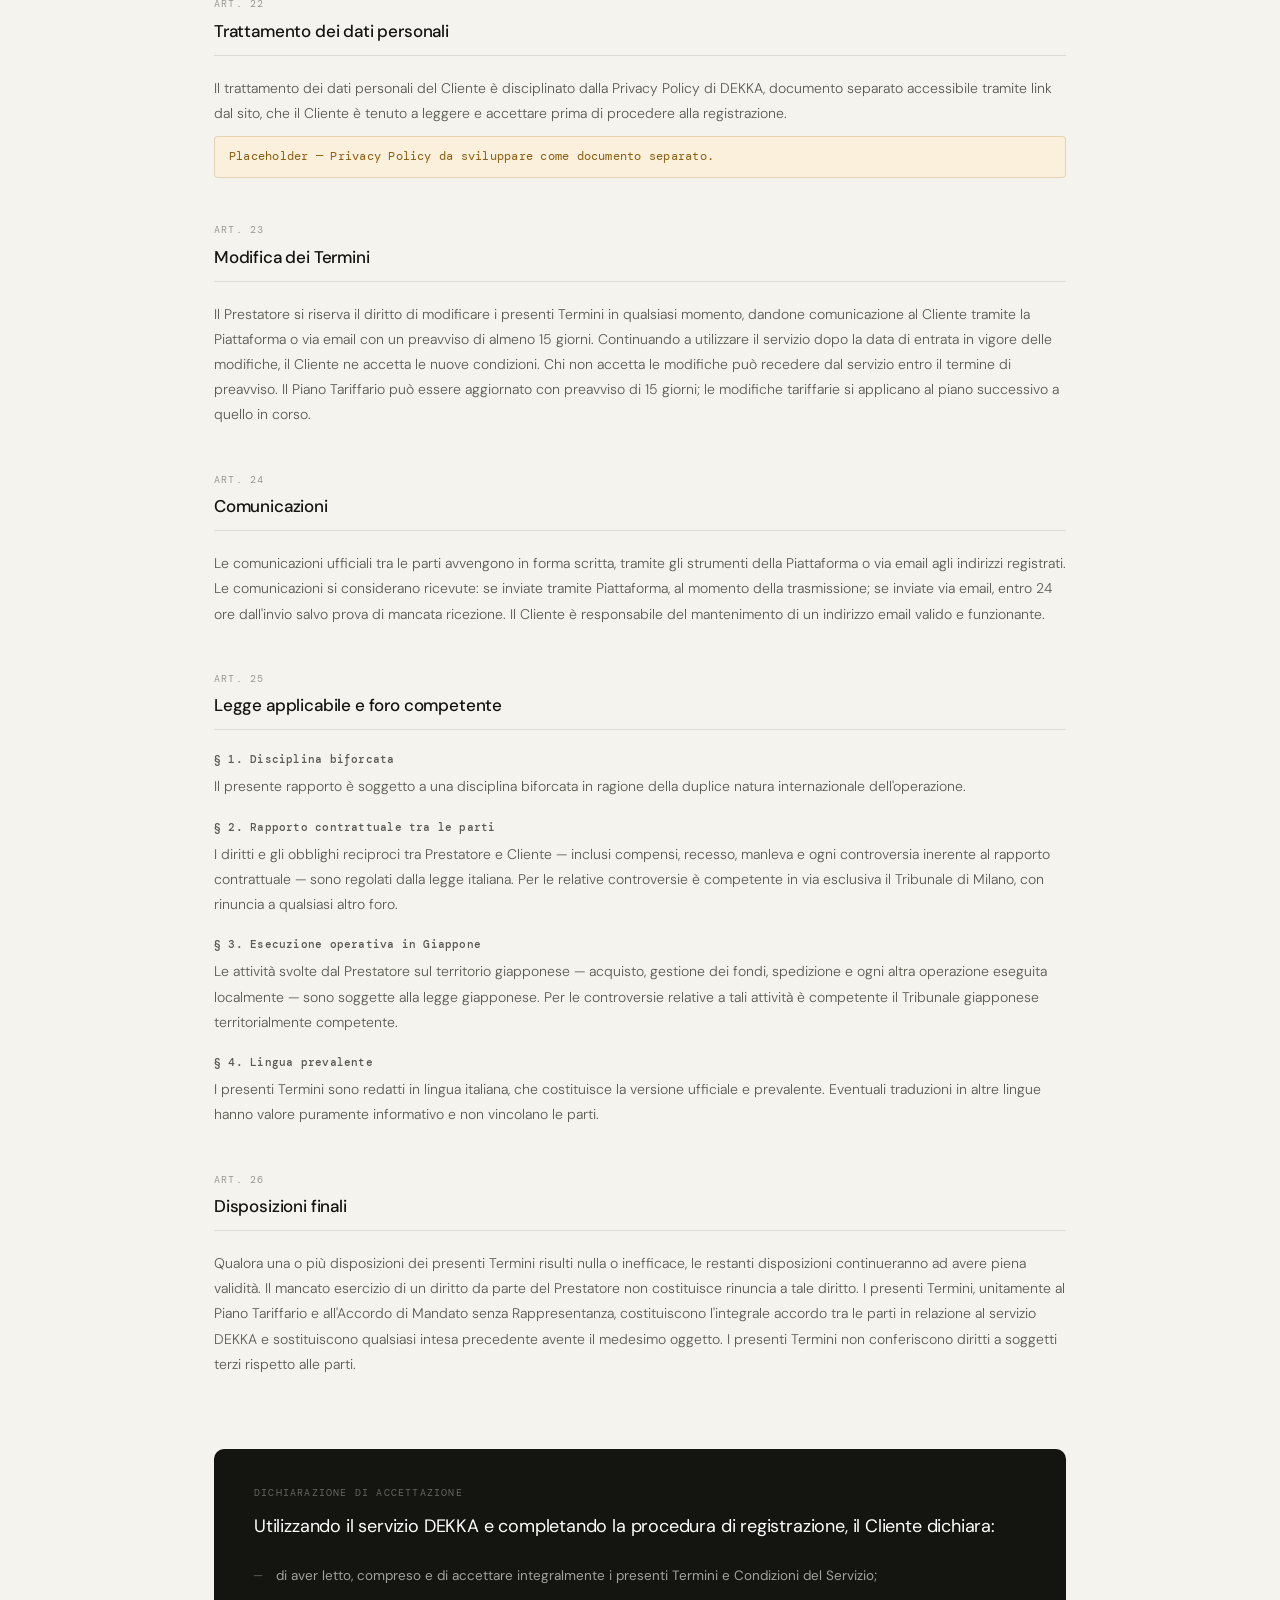
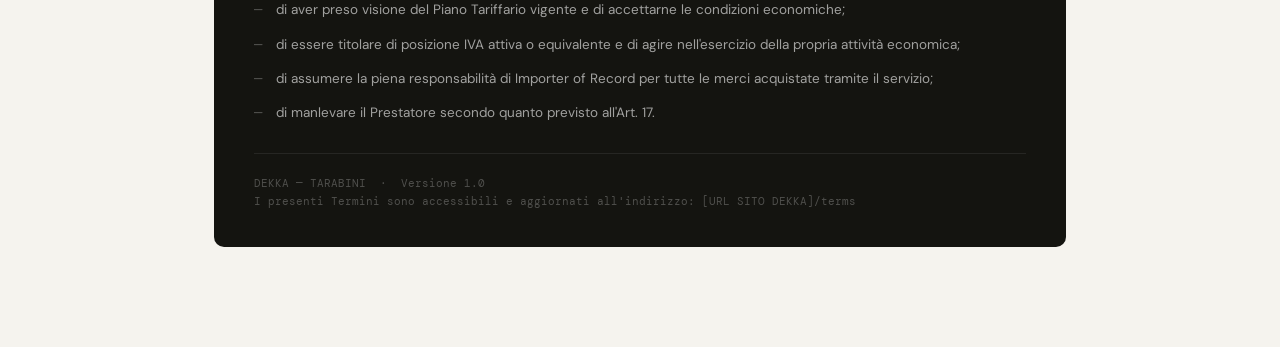
<file: DEKKA___Termini_e_Condizioni.html>
<!DOCTYPE html>
<html lang="it">
<head>
<meta charset="UTF-8">
<meta name="viewport" content="width=device-width, initial-scale=1.0">
<title>DEKKA — Termini e Condizioni del Servizio</title>
<link rel="stylesheet" href="dekka.css">
<style>
  /* ---- INDICE ---- */
  .tos-index {
    display: flex;
    flex-direction: column;
    gap: 20px;
    margin: 24px 0;
  }
  .tos-index-block-title {
    font-family: var(--font-mono);
    font-size: 10px;
    letter-spacing: 0.12em;
    text-transform: uppercase;
    color: var(--ink-3);
    margin-bottom: 10px;
  }
  .tos-index-articles {
    display: grid;
    grid-template-columns: 1fr 1fr;
    gap: 4px 24px;
  }
  .tos-index-link {
    font-size: 13px;
    color: var(--ink-2);
    text-decoration: none;
    padding: 5px 0 5px 12px;
    border-left: 2px solid var(--border);
    line-height: 1.4;
    display: block;
    transition: border-color 0.15s, color 0.15s;
  }
  .tos-index-link:hover { color: var(--ink); border-left-color: var(--gold); }
  .tos-index-link span {
    font-family: var(--font-mono);
    font-size: 10px;
    color: var(--ink-3);
    display: block;
    margin-bottom: 1px;
  }
  @media(max-width: 600px) { .tos-index-articles { grid-template-columns: 1fr; } }

  /* ---- PREMESSA ---- */
  .tos-premessa {
    background: var(--bg-card);
    border: 1px solid var(--border-strong);
    border-radius: var(--radius-lg);
    padding: 28px 32px;
  }
  .tos-premessa-body {
    font-size: 14px;
    color: var(--ink-2);
    line-height: 1.8;
    font-weight: 300;
  }
  .tos-premessa-body + .tos-premessa-body { margin-top: 12px; }

  /* ---- ARTICOLI ---- */
  .tos-art {
    margin-bottom: 44px;
    scroll-margin-top: 24px;
  }
  .tos-art-header {
    margin-bottom: 20px;
    padding-bottom: 10px;
    border-bottom: 1px solid var(--border);
  }
  .tos-art-eyebrow {
    font-family: var(--font-mono);
    font-size: 10px;
    letter-spacing: 0.12em;
    text-transform: uppercase;
    color: var(--ink-3);
    margin-bottom: 4px;
  }
  .tos-art-title {
    font-size: 17px;
    font-weight: 500;
    color: var(--ink);
    letter-spacing: -0.01em;
  }

  /* ---- PARAGRAFI § ---- */
  .tos-para { margin-bottom: 18px; }
  .tos-para-label {
    font-family: var(--font-mono);
    font-size: 11px;
    font-weight: 500;
    color: var(--ink-2);
    margin-bottom: 6px;
    letter-spacing: 0.02em;
  }
  .tos-body {
    font-size: 14px;
    color: var(--ink-2);
    line-height: 1.8;
    font-weight: 300;
  }
  .tos-body + .tos-body { margin-top: 10px; }

  /* ---- LISTE ---- */
  .tos-list {
    list-style: none;
    margin: 12px 0;
    display: flex;
    flex-direction: column;
    gap: 8px;
  }
  .tos-list li {
    display: flex;
    align-items: flex-start;
    gap: 12px;
    font-size: 14px;
    color: var(--ink-2);
    font-weight: 300;
    line-height: 1.7;
  }
  .tos-list li::before {
    content: '—';
    font-family: var(--font-mono);
    color: var(--ink-3);
    flex-shrink: 0;
    margin-top: 2px;
  }

  /* ---- DEFINIZIONI ---- */
  .tos-def-list {
    display: flex;
    flex-direction: column;
    gap: 0;
    border: 1px solid var(--border-strong);
    border-radius: var(--radius-lg);
    overflow: hidden;
    margin: 16px 0;
  }
  .tos-def-row {
    display: grid;
    grid-template-columns: 220px 1fr;
    border-bottom: 1px solid var(--border);
  }
  .tos-def-row:last-child { border-bottom: none; }
  .tos-def-term {
    padding: 12px 16px;
    font-family: var(--font-mono);
    font-size: 12px;
    font-weight: 500;
    color: var(--ink);
    background: var(--bg);
    border-right: 1px solid var(--border);
    display: flex;
    align-items: flex-start;
  }
  .tos-def-body {
    padding: 12px 16px;
    font-size: 13px;
    color: var(--ink-2);
    line-height: 1.7;
    font-weight: 300;
    background: var(--bg-card);
  }
  @media(max-width: 600px) {
    .tos-def-row { grid-template-columns: 1fr; }
    .tos-def-term { border-right: none; border-bottom: 1px solid var(--border); }
  }

  /* ---- NOTE / PLACEHOLDER ---- */
  .tos-note {
    background: var(--amber-light);
    border: 1px solid rgba(138,94,16,0.2);
    border-radius: var(--radius);
    padding: 10px 14px;
    font-size: 12px;
    color: var(--amber-mid);
    font-family: var(--font-mono);
    margin-top: 10px;
    letter-spacing: 0.02em;
  }

  /* ---- SEPARATORE BLOCCO ---- */
  .tos-sep {
    height: 1px;
    background: var(--border);
    margin: 64px 0;
  }

  /* ---- DICHIARAZIONE FINALE ---- */
  .tos-dichiarazione {
    background: var(--bg-dark);
    border-radius: var(--radius-lg);
    padding: 36px 40px;
  }
  @media(max-width: 600px) {
    .tos-premessa { padding: 20px 18px; }
    .tos-dichiarazione { padding: 24px 20px; }
  }
  .tos-dichiarazione-eyebrow {
    font-family: var(--font-mono);
    font-size: 10px;
    letter-spacing: 0.12em;
    text-transform: uppercase;
    color: rgba(255,255,255,0.35);
    margin-bottom: 10px;
  }
  .tos-dichiarazione-title {
    font-size: 18px;
    font-weight: 400;
    color: #fff;
    margin-bottom: 24px;
    letter-spacing: -0.01em;
  }
  .tos-dichiarazione-list {
    list-style: none;
    display: flex;
    flex-direction: column;
    gap: 12px;
    margin-bottom: 28px;
  }
  .tos-dichiarazione-list li {
    font-size: 13.5px;
    color: rgba(255,255,255,0.6);
    display: flex;
    gap: 14px;
    line-height: 1.65;
  }
  .tos-dichiarazione-list li::before {
    content: '—';
    font-family: var(--font-mono);
    color: rgba(255,255,255,0.25);
    flex-shrink: 0;
  }
  .tos-dichiarazione-footer {
    padding-top: 20px;
    border-top: 1px solid rgba(255,255,255,0.08);
    font-family: var(--font-mono);
    font-size: 11px;
    color: rgba(255,255,255,0.25);
    line-height: 1.7;
  }
</style>
</head>
<body>
<div class="page">

  <!-- HEADER -->
  <div class="header">
    <div class="header-eyebrow">Manuale operativo DEKKA · Termini e Condizioni</div>
    <h1>Termini e Condizioni<br><strong>del Servizio</strong></h1>
    <p class="header-desc">Versione 1.0 — In vigore dalla data di pubblicazione sul sito. Gestito da TARABINI, titolare del brand DEKKA — ditta individuale registrata in Giappone.</p>
  </div>

  <!-- INDICE -->
  <div class="section">
    <div class="section-label">Indice</div>

    <div class="tos-index">

      <div>
        <div class="tos-index-block-title">Premessa e ambito di applicazione</div>
      </div>

      <div>
        <div class="tos-index-block-title">Blocco I — Il Rapporto Contrattuale</div>
        <div class="tos-index-articles">
          <a class="tos-index-link" href="#art1"><span>Art. 1</span>Definizioni</a>
          <a class="tos-index-link" href="#art2"><span>Art. 2</span>Qualificazione giuridica del rapporto</a>
          <a class="tos-index-link" href="#art3"><span>Art. 3</span>Descrizione del servizio</a>
        </div>
      </div>

      <div>
        <div class="tos-index-block-title">Blocco II — Accesso e Operatività</div>
        <div class="tos-index-articles">
          <a class="tos-index-link" href="#art4"><span>Art. 4</span>Accesso al servizio e registrazione</a>
          <a class="tos-index-link" href="#art5"><span>Art. 5</span>Istruzioni di acquisto e dati dichiarativi</a>
          <a class="tos-index-link" href="#art6"><span>Art. 6</span>Esecuzione del servizio</a>
        </div>
      </div>

      <div>
        <div class="tos-index-block-title">Blocco III — Spedizione e Dogana</div>
        <div class="tos-index-articles">
          <a class="tos-index-link" href="#art7"><span>Art. 7</span>Spedizione internazionale</a>
          <a class="tos-index-link" href="#art8"><span>Art. 8</span>Responsabilità doganale e importazione</a>
        </div>
      </div>

      <div>
        <div class="tos-index-block-title">Blocco IV — Aspetti Economici</div>
        <div class="tos-index-articles">
          <a class="tos-index-link" href="#art9"><span>Art. 9</span>Flussi economici e gestione del Fondo Disponibile</a>
          <a class="tos-index-link" href="#art10"><span>Art. 10</span>Compenso e Piano Tariffario</a>
          <a class="tos-index-link" href="#art11"><span>Art. 11</span>Rendicontazione</a>
          <a class="tos-index-link" href="#art12"><span>Art. 12</span>Piani di abbonamento e conteggio dei link</a>
          <a class="tos-index-link" href="#art13"><span>Art. 13</span>Recesso e restituzione</a>
        </div>
      </div>

      <div>
        <div class="tos-index-block-title">Blocco V — Tutele e Responsabilità</div>
        <div class="tos-index-articles">
          <a class="tos-index-link" href="#art14"><span>Art. 14</span>Piattaforme di terzi</a>
          <a class="tos-index-link" href="#art15"><span>Art. 15</span>Assenza di mandato continuativo</a>
          <a class="tos-index-link" href="#art16"><span>Art. 16</span>Discrezionalità operativa e sospensione del servizio</a>
          <a class="tos-index-link" href="#art17"><span>Art. 17</span>Manleva e indennizzo</a>
          <a class="tos-index-link" href="#art18"><span>Art. 18</span>Limitazione di responsabilità</a>
        </div>
      </div>

      <div>
        <div class="tos-index-block-title">Blocco VI — Disposizioni Generali</div>
        <div class="tos-index-articles">
          <a class="tos-index-link" href="#art19"><span>Art. 19</span>Proprietà intellettuale</a>
          <a class="tos-index-link" href="#art20"><span>Art. 20</span>Comportamento vietato</a>
          <a class="tos-index-link" href="#art21"><span>Art. 21</span>Riservatezza</a>
          <a class="tos-index-link" href="#art22"><span>Art. 22</span>Trattamento dei dati personali</a>
          <a class="tos-index-link" href="#art23"><span>Art. 23</span>Modifica dei Termini</a>
          <a class="tos-index-link" href="#art24"><span>Art. 24</span>Comunicazioni</a>
          <a class="tos-index-link" href="#art25"><span>Art. 25</span>Legge applicabile e foro competente</a>
          <a class="tos-index-link" href="#art26"><span>Art. 26</span>Disposizioni finali</a>
        </div>
      </div>

    </div>
  </div>

  <!-- PREMESSA -->
  <div class="section">
    <div class="section-label">00 — Premessa e ambito di applicazione</div>
    <div class="tos-premessa">
      <p class="tos-premessa-body">I presenti Termini e Condizioni del Servizio (di seguito «ToS» o «Termini») disciplinano il rapporto tra TARABINI, titolare del brand DEKKA (di seguito «DEKKA» o «Prestatore»), ditta individuale registrata e operativa in Giappone, e il Cliente B2B (di seguito «Cliente») che accede al servizio di approvvigionamento professionale descritto nel seguito.</p>
      <p class="tos-premessa-body">L'accesso e l'utilizzo del servizio DEKKA implicano la piena accettazione dei presenti Termini. Chi non accetta i Termini è invitato ad astenersi dall'utilizzo del servizio.</p>
      <p class="tos-premessa-body">Il servizio è riservato esclusivamente a soggetti titolari di partita IVA attiva o equivalente identificativo fiscale aziendale riconosciuto nel proprio Paese di riferimento. Non è accessibile a consumatori privati.</p>
      <p class="tos-premessa-body">I presenti Termini prevalgono su qualsiasi altro documento, comunicazione o intesa informale precedente. In caso di conflitto con l'Accordo di Mandato senza Rappresentanza sottoscritto dal Cliente, i presenti Termini prevalgono salvo diversa disposizione espressamente indicata in quel documento.</p>
    </div>
  </div>

  <div class="tos-sep"></div>

  <!-- BLOCCO I -->
  <div class="section">
    <div class="section-label">Blocco I — Il Rapporto Contrattuale · Definizioni · Qualificazione giuridica · Perimetro del servizio</div>

    <div class="tos-art" id="art1">
      <div class="tos-art-header">
        <div class="tos-art-eyebrow">Art. 1</div>
        <div class="tos-art-title">Definizioni</div>
      </div>
      <p class="tos-body">Ai fini dei presenti Termini si intende per:</p>
      <div class="tos-def-list">
        <div class="tos-def-row">
          <div class="tos-def-term">«DEKKA» o «Prestatore»</div>
          <div class="tos-def-body">TARABINI, ditta individuale registrata in Giappone, titolare del brand DEKKA e fornitore del servizio.</div>
        </div>
        <div class="tos-def-row">
          <div class="tos-def-term">«Cliente»</div>
          <div class="tos-def-body">Il soggetto giuridico B2B, titolare di posizione IVA attiva o equivalente, che aderisce al servizio accettando i presenti Termini.</div>
        </div>
        <div class="tos-def-row">
          <div class="tos-def-term">«Servizio»</div>
          <div class="tos-def-body">Il servizio di approvvigionamento professionale dal mercato giapponese descritto all'Art. 3.</div>
        </div>
        <div class="tos-def-row">
          <div class="tos-def-term">«Piattaforma»</div>
          <div class="tos-def-body">Il sito web e gli strumenti operativi messi a disposizione dal Prestatore per la gestione degli ordini e la comunicazione con il Cliente.</div>
        </div>
        <div class="tos-def-row">
          <div class="tos-def-term">«Ordine» o «Link»</div>
          <div class="tos-def-body">La singola istruzione di acquisto trasmessa dal Cliente al Prestatore tramite gli strumenti operativi del servizio.</div>
        </div>
        <div class="tos-def-row">
          <div class="tos-def-term">«Fondo Disponibile» o «Saldo»</div>
          <div class="tos-def-body">La somma anticipata dal Cliente a copertura delle spese di approvvigionamento, gestita secondo quanto previsto all'Art. 9.</div>
        </div>
        <div class="tos-def-row">
          <div class="tos-def-term">«Compenso»</div>
          <div class="tos-def-body">La remunerazione dovuta al Prestatore per l'erogazione del servizio, distinta dal Fondo Disponibile e determinata dal Piano Tariffario vigente.</div>
        </div>
        <div class="tos-def-row">
          <div class="tos-def-term">«Piano Tariffario»</div>
          <div class="tos-def-body">Il documento separato, accessibile tramite link dal sito DEKKA, che disciplina i piani di abbonamento, i massimali, i prezzi e i servizi accessori.</div>
        </div>
        <div class="tos-def-row">
          <div class="tos-def-term">«Spese di Spedizione»</div>
          <div class="tos-def-body">I costi del trasporto internazionale dalla sede operativa di DEKKA in Giappone alla destinazione indicata dal Cliente, inclusi nella fattura di fine periodo.</div>
        </div>
        <div class="tos-def-row">
          <div class="tos-def-term">«Fattura di fine periodo»</div>
          <div class="tos-def-body">Il documento fiscale emesso a scadenza dei 30 giorni del piano, comprensivo dell'eventuale consumo in eccedenza, delle spese di spedizione e di ogni servizio accessorio attivato nel periodo. Il canone mensile è addebitato anticipatamente, a sblocco del servizio, e non è incluso nella fattura di fine periodo. La spedizione è condizionata all'integrale pagamento della fattura di fine periodo.</div>
        </div>
        <div class="tos-def-row">
          <div class="tos-def-term">«Importer of Record»</div>
          <div class="tos-def-body">Il soggetto giuridicamente responsabile dell'importazione della merce nel Paese di destinazione. In tutti i casi, il Cliente è e rimane il solo Importer of Record.</div>
        </div>
      </div>
    </div>

    <div class="tos-art" id="art2">
      <div class="tos-art-header">
        <div class="tos-art-eyebrow">Art. 2</div>
        <div class="tos-art-title">Qualificazione giuridica del rapporto</div>
      </div>
      <div class="tos-para">
        <div class="tos-para-label">§ 1. Mandato senza rappresentanza</div>
        <p class="tos-body">Il rapporto tra DEKKA e il Cliente è qualificato come mandato senza rappresentanza ai sensi degli articoli 643 e seguenti del Codice Civile giapponese (民法). Il Prestatore agisce in proprio nome, per conto del Cliente, nell'esecuzione degli acquisti indicati. La qualificazione adottata è quella di 委任 (iin/hida-iri): il Prestatore opera usando il proprio nome e i propri strumenti di pagamento, senza mai agire in nome del Cliente presso le piattaforme.</p>
        <p class="tos-body">Il Prestatore non agisce come agente, rappresentante, né come venditore nei confronti del Cliente. Non acquista in nessun caso la proprietà dei beni trattati e non li rivende.</p>
      </div>
      <div class="tos-para">
        <div class="tos-para-label">§ 2. Obbligazione di mezzi</div>
        <p class="tos-body">L'obbligazione assunta dal Prestatore è di mezzi e non di risultato. DEKKA si impegna a eseguire diligentemente le istruzioni ricevute, ma non garantisce il buon esito dell'acquisto né la disponibilità del prodotto indicato.</p>
      </div>
      <div class="tos-para">
        <div class="tos-para-label">§ 3. Esclusione di consulenza</div>
        <p class="tos-body">DEKKA non fornisce consulenza doganale, fiscale, legale o commerciale. Qualsiasi indicazione operativa comunicata al Cliente ha carattere puramente informativo, si basa su esperienze e prassi generali e non costituisce garanzia di correttezza né impegna il Prestatore. Il Cliente rimane il solo responsabile delle decisioni assunte.</p>
      </div>
    </div>

    <div class="tos-art" id="art3">
      <div class="tos-art-header">
        <div class="tos-art-eyebrow">Art. 3</div>
        <div class="tos-art-title">Descrizione del servizio</div>
      </div>
      <div class="tos-para">
        <div class="tos-para-label">§ 1. Oggetto</div>
        <p class="tos-body">DEKKA fornisce un servizio di approvvigionamento professionale dal mercato giapponese. Su istruzione scritta del Cliente, il Prestatore acquista beni — principalmente carte da gioco collezionabili e articoli accessori — su piattaforme di compravendita giapponesi (canali B2C, B2B e C2C), li riceve presso la propria sede operativa in Giappone, ne esegue il controllo formale e provvede alla spedizione internazionale verso il Cliente una volta definiti e saldati i relativi costi.</p>
      </div>
      <div class="tos-para">
        <div class="tos-para-label">§ 2. Cosa DEKKA non è</div>
        <p class="tos-body">DEKKA non è un rivenditore, non dispone di magazzino, non propone articoli di propria iniziativa, non è un indirizzo di ricezione passivo (servizio proxy), non gestisce fondi in custodia o in escrow per conto del Cliente, non presta servizi di money transfer.</p>
      </div>
      <div class="tos-para">
        <div class="tos-para-label">§ 3. Autonomia decisionale del Cliente</div>
        <p class="tos-body">Ogni decisione di acquisto è assunta in modo autonomo e consapevole dal Cliente. Il Prestatore non esprime valutazioni su singoli articoli, non fornisce raccomandazioni commerciali e non verifica la congruità dei prezzi rispetto al mercato.</p>
      </div>
      <div class="tos-para">
        <div class="tos-para-label">§ 4. Piattaforme supportate</div>
        <p class="tos-body">Le piattaforme sulle quali DEKKA opera sono indicate nella documentazione operativa del servizio. Il Prestatore si riserva il diritto di rifiutare richieste relative a piattaforme che non consentano l'erogazione del servizio in modo completo e conforme.</p>
      </div>
    </div>
  </div>

  <div class="tos-sep"></div>

  <!-- BLOCCO II -->
  <div class="section">
    <div class="section-label">Blocco II — Accesso e Operatività · Registrazione · Istruzioni di acquisto · Esecuzione del servizio</div>

    <div class="tos-art" id="art4">
      <div class="tos-art-header">
        <div class="tos-art-eyebrow">Art. 4</div>
        <div class="tos-art-title">Accesso al servizio e registrazione</div>
      </div>
      <div class="tos-para">
        <div class="tos-para-label">§ 1. Requisiti</div>
        <p class="tos-body">Possono accedere al servizio esclusivamente soggetti titolari di partita IVA attiva o equivalente identificativo fiscale aziendale riconosciuto nel proprio Paese, indipendentemente dalla dimensione o struttura giuridica dell'impresa.</p>
      </div>
      <div class="tos-para">
        <div class="tos-para-label">§ 2. Procedura di registrazione</div>
        <p class="tos-body">L'accesso al servizio richiede la registrazione sulla Piattaforma DEKKA, la verifica del metodo di pagamento (mediante un addebito simbolico di 100 ¥) e la sottoscrizione dei presenti Termini nonché dell'Accordo di Mandato senza Rappresentanza.</p>
      </div>
      <div class="tos-para">
        <div class="tos-para-label">§ 3. Obblighi del Cliente in fase di registrazione</div>
        <p class="tos-body">Il Cliente si obbliga a fornire informazioni veritiere, accurate e aggiornate. In caso di variazioni rilevanti (ragione sociale, partita IVA, indirizzo, contatti), il Cliente deve aggiornare i propri dati senza indugio. Il Prestatore non è responsabile delle conseguenze derivanti da informazioni errate o non aggiornate.</p>
      </div>
      <div class="tos-para">
        <div class="tos-para-label">§ 4. Unicità dell'account e credenziali</div>
        <p class="tos-body">Ogni soggetto giuridico può essere titolare di un solo account. È vietata la registrazione multipla. Il Cliente è responsabile della custodia e riservatezza delle proprie credenziali. Ogni operazione effettuata tramite le credenziali del Cliente si considera eseguita dal Cliente stesso. In caso di compromissione delle credenziali, il Cliente deve darne immediata comunicazione al Prestatore.</p>
      </div>
    </div>

    <div class="tos-art" id="art5">
      <div class="tos-art-header">
        <div class="tos-art-eyebrow">Art. 5</div>
        <div class="tos-art-title">Istruzioni di acquisto e dati dichiarativi</div>
      </div>
      <div class="tos-para">
        <div class="tos-para-label">§ 1. Modalità di trasmissione</div>
        <p class="tos-body">Il Cliente trasmette le istruzioni di acquisto tramite gli strumenti operativi messi a disposizione dalla Piattaforma DEKKA. Ogni istruzione deve contenere almeno: il riferimento al prodotto (link o codice), la quantità e il valore dichiarato ai fini doganali. Le istruzioni devono essere trasmesse in forma scritta e tracciabile.</p>
      </div>
      <div class="tos-para">
        <div class="tos-para-label">§ 2. Responsabilità esclusiva del Cliente sui dati</div>
        <p class="tos-body">I dati dichiarativi forniti dal Cliente — descrizione dei beni, quantità, valore ai fini doganali, destinazione d'uso — sono forniti sotto la piena ed esclusiva responsabilità del Cliente, in qualità di Importer of Record. Questa responsabilità permane anche qualora tali dati vengano riportati nella documentazione di esportazione redatta da DEKKA.</p>
      </div>
      <div class="tos-para">
        <div class="tos-para-label">§ 3. Facoltà di revisione</div>
        <p class="tos-body">Il Prestatore si riserva la facoltà di rifiutare o sospendere l'esecuzione di istruzioni che presentino valori palesemente incoerenti con le caratteristiche del prodotto, incongruenti con le quotazioni di mercato o tali da esporre il Prestatore a rischi legali, fiscali o reputazionali. Il Cliente non potrà pretendere l'esecuzione di istruzioni contenenti valori manifestamente falsi o assurdi.</p>
      </div>
      <div class="tos-para">
        <div class="tos-para-label">§ 4. Vincolo dell'istruzione</div>
        <p class="tos-body">Una volta trasmessa e accettata un'istruzione di acquisto, il Cliente non può revocarla unilateralmente. Il Prestatore potrà valutare, a propria discrezione, la gestione di eventuali richieste di cancellazione prima che l'acquisto sia concluso.</p>
      </div>
      <div class="tos-para">
        <div class="tos-para-label">§ 5. Richieste concorrenti sul medesimo annuncio</div>
        <p class="tos-body">Ogni link trasmesso dal Cliente costituisce richiesta di acquisto. Qualora più Clienti trasmettano il medesimo annuncio, l'acquisto è eseguito esclusivamente per conto del Cliente il cui link risulta registrato per primo nel sistema DEKKA, secondo data e ora rilevate automaticamente dal sistema stesso; tale registrazione fa fede tra le parti. Per gli altri Clienti l'annuncio risulterà non disponibile ("sold out"), senza ulteriori indicazioni. DEKKA non propone annunci alternativi: spetta al Cliente individuare e trasmettere un nuovo link. DEKKA non risponde della mancata esecuzione dovuta all'indisponibilità dell'annuncio, per qualsiasi causa, inclusa la vendita a terzi o la precedenza di altro Cliente.</p>
      </div>
    </div>

    <div class="tos-art" id="art6">
      <div class="tos-art-header">
        <div class="tos-art-eyebrow">Art. 6</div>
        <div class="tos-art-title">Esecuzione del servizio</div>
      </div>
      <div class="tos-para">
        <div class="tos-para-label">§ 1. Tempistiche</div>
        <p class="tos-body">I tempi di esecuzione dipendono dalla disponibilità del prodotto sulla piattaforma e dalle condizioni operative al momento della richiesta. DEKKA non garantisce tempi fissi di esecuzione.</p>
      </div>
      <div class="tos-para">
        <div class="tos-para-label">§ 2. Controllo formale (incluso)</div>
        <p class="tos-body">Ogni articolo ricevuto è sottoposto a controllo formale gratuito. Il controllo verifica che il prodotto fisicamente ricevuto corrisponda a quello indicato nell'annuncio (corrispondenza di oggetto e quantità). Non valuta le condizioni fisiche: un prodotto danneggiato ma corrispondente a quanto ordinato è conforme ai fini del controllo formale.</p>
      </div>
      <div class="tos-para">
        <div class="tos-para-label">§ 3. Controllo qualitativo (accessorio a pagamento)</div>
        <p class="tos-body">È disponibile un controllo qualitativo che verifica visivamente la presenza di danni fisici evidenti: graffi, pieghe, abrasioni, pressioni, strappi, sporco. Non costituisce valutazione specialistica né servizio di grading. I difetti di stampa non rientrano nei parametri di valutazione. Il prezzo è indicato nel Piano Tariffario.</p>
      </div>
      <div class="tos-para">
        <div class="tos-para-label">§ 4. Prodotti contraffatti</div>
        <p class="tos-body">Il controllo formale include la verifica di casi palesi di contraffazione, riconoscibili attraverso competenze generiche. DEKKA non è un servizio di autenticazione specialistica: la merce abilmente contraffatta viene classificata come conforme. Il Prestatore non assume responsabilità per il mancato rilevamento di falsi non identificabili senza perizia specialistica.</p>
      </div>
      <div class="tos-para">
        <div class="tos-para-label">§ 5. Accorpamento e imballaggio (incluso)</div>
        <p class="tos-body">Prima della spedizione internazionale la merce viene consolidata in un unico collo ottimizzato. Il servizio di accorpamento e l'inserimento in perfect size sleeve sono inclusi gratuitamente.</p>
      </div>
      <div class="tos-para">
        <div class="tos-para-label">§ 6. Anomalie nell'esecuzione</div>
        <p class="tos-body">Qualora un articolo risulti sold out, venga cancellato dal venditore o non venga spedito, il Cliente viene informato e l'importo già versato viene riaccreditato al Fondo Disponibile. Il link non viene conteggiato ai fini del massimale del piano. Qualora il prezzo di un articolo C2C aumenti dopo l'invio dell'istruzione, il Cliente viene informato e decide in autonomia se procedere al nuovo prezzo o rinunciare.</p>
      </div>
    </div>
  </div>

  <div class="tos-sep"></div>

  <!-- BLOCCO III -->
  <div class="section">
    <div class="section-label">Blocco III — Spedizione e Dogana · Spedizione internazionale · Responsabilità doganale · Importer of Record</div>

    <div class="tos-art" id="art7">
      <div class="tos-art-header">
        <div class="tos-art-eyebrow">Art. 7</div>
        <div class="tos-art-title">Spedizione internazionale</div>
      </div>
      <div class="tos-para">
        <div class="tos-para-label">§ 1. Calcolo e comunicazione delle spese</div>
        <p class="tos-body">Le spese di spedizione vengono calcolate e comunicate al Cliente dopo l'accorpamento della merce e la chiusura del collo, al fine di determinare peso e volume effettivi. Il preventivo riflette il costo reale e non una stima. Le spese sono soggette a rivalutazione ogni primo giorno della settimana (fuso orario giapponese). Le spese di spedizione sono incluse nella fattura di fine periodo insieme all'eventuale consumo in eccedenza e agli altri servizi accessori attivati nel periodo.</p>
      </div>
      <div class="tos-para">
        <div class="tos-para-label">§ 2. Pagamento e smaltimento</div>
        <p class="tos-body">La spedizione è condizionata al saldo integrale della fattura di fine periodo, comprensiva di consumo in eccedenza, spese di spedizione e servizi accessori. In assenza di pagamento entro 30 giorni dall'emissione della fattura, la merce sarà smaltita dal Prestatore senza possibilità di reclamo o rimborso.</p>
      </div>
      <div class="tos-para">
        <div class="tos-para-label">§ 3. Spedizioniere designato</div>
        <p class="tos-body">Lo spedizioniere internazionale di riferimento di DEKKA è FedEx Japan. Il Prestatore è cliente del corriere; il Cliente finale è l'importatore. FedEx Japan è il riferimento operativo predefinito ma non comporta obbligo per il Cliente.</p>
      </div>
      <div class="tos-para">
        <div class="tos-para-label">§ 4. Spedizioniere alternativo</div>
        <p class="tos-body">Il Cliente può avvalersi di un proprio spedizioniere. In tal caso tutta la documentazione doganale (esportazione e importazione) e le comunicazioni con il corriere sono gestite direttamente dal Cliente. DEKKA si limita a consegnare la merce al magazzino proxy designato e non figura nei documenti di esportazione. Il Cliente rinuncia altresì a qualsiasi servizio accessorio DEKKA che richieda il coinvolgimento dello spedizioniere designato, inclusa l'assicurazione sul pacco.</p>
      </div>
      <div class="tos-para">
        <div class="tos-para-label">§ 5. Condizioni di resa</div>
        <p class="tos-body">Le spedizioni sono effettuate in condizioni EXW (Ex Works) dalla sede del Prestatore, salvo diversi accordi scritti. La responsabilità di DEKKA per danni imputabili al trasporto cessa al momento della consegna della merce allo spedizioniere internazionale designato.</p>
      </div>
    </div>

    <div class="tos-art" id="art8">
      <div class="tos-art-header">
        <div class="tos-art-eyebrow">Art. 8</div>
        <div class="tos-art-title">Responsabilità doganale e importazione</div>
      </div>
      <div class="tos-para">
        <div class="tos-para-label">§ 1. Importer of Record</div>
        <p class="tos-body">Il Cliente è il solo Importer of Record. Tutti gli oneri, i rischi e le responsabilità connessi all'importazione — inclusi dazi, IVA, accise, sanzioni, rivalutazioni, ispezioni, sequestri e distruzioni, anche successivi allo sdoganamento o retroattivi — ricadono esclusivamente sul Cliente.</p>
      </div>
      <div class="tos-para">
        <div class="tos-para-label">§ 2. Documentazione di esportazione</div>
        <p class="tos-body">Il Prestatore redige la documentazione di esportazione determinando esclusivamente gli elementi tecnici e logistici (codici HS ai fini dell'export, peso, dimensioni, numero dei colli). I valori doganali dichiarati sono determinati e forniti dal Cliente. I termini di resa indicati nella documentazione sono «DAP Italy» con addebito di dazi, IVA doganale e spese accessorie al Cliente. La documentazione riporterà la dicitura: «I valori doganali sono decisi e forniti dal Cliente».</p>
      </div>
      <div class="tos-para">
        <div class="tos-para-label">§ 3. Gestione di eventi critici</div>
        <p class="tos-body">In caso di blocchi doganali, ispezioni, richieste documentali o rivalutazioni, il Cliente è il solo responsabile nei confronti delle autorità competenti. Il Prestatore può collaborare su base discrezionale, senza obbligo. L'eventuale supporto è a costi separati e non implica assunzione di responsabilità.</p>
      </div>
    </div>
  </div>

  <div class="tos-sep"></div>

  <!-- BLOCCO IV -->
  <div class="section">
    <div class="section-label">Blocco IV — Aspetti Economici · Flussi finanziari · Compenso · Piano tariffario · Recesso</div>

    <div class="tos-art" id="art9">
      <div class="tos-art-header">
        <div class="tos-art-eyebrow">Art. 9</div>
        <div class="tos-art-title">Flussi economici e gestione del Fondo Disponibile</div>
      </div>
      <div class="tos-para">
        <div class="tos-para-label">§ 1. Struttura dei flussi</div>
        <p class="tos-body">Il servizio prevede tre flussi economici distinti: (i) gli anticipi destinati all'acquisto della merce (Fondo Disponibile), versati in via anticipata prima di ogni acquisto; (ii) il canone mensile del piano, addebitato anticipatamente a sblocco del servizio — senza il cui pagamento il servizio non è accessibile; (iii) la Fattura di fine periodo, emessa a scadenza dei 30 giorni del piano e comprensiva dell'eventuale consumo in eccedenza, delle spese di spedizione e di ogni altro servizio accessorio attivato nel periodo. Ciascun flusso ha natura, tempistica e causale differente.</p>
      </div>
      <div class="tos-para">
        <div class="tos-para-label">§ 2. Valuta</div>
        <p class="tos-body">Tutti i versamenti sono denominati in yen giapponesi (JPY). Il servizio è erogato da un soggetto giapponese e ha luogo in Giappone. I costi di conversione valutaria sono a esclusivo carico del Cliente. Si raccomanda l'utilizzo di un conto aziendale multivaluta per ottimizzare i costi di cambio.</p>
      </div>
      <div class="tos-para">
        <div class="tos-para-label">§ 3. Natura del Fondo Disponibile</div>
        <p class="tos-body">I versamenti effettuati dal Cliente a copertura degli acquisti hanno natura di anticipi destinati esclusivamente alle spese di approvvigionamento che il Prestatore sosterrà per conto del Cliente. Il Prestatore utilizza tali fondi esclusivamente per l'acquisto dei beni indicati e non è autorizzato a impiegarli per finalità diverse. DEKKA non gestisce fondi in custodia, deposito cauzionale, escrow o equivalenti e non presta servizi di money transfer.</p>
      </div>
      <div class="tos-para">
        <div class="tos-para-label">§ 4. Modalità di versamento</div>
        <p class="tos-body">Il Fondo Disponibile può essere alimentato contestualmente all'invio di ciascun link (per il solo importo dell'acquisto) oppure in blocco. In entrambi i casi i fondi devono essere disponibili prima che DEKKA possa procedere all'acquisto.</p>
      </div>
      <div class="tos-para">
        <div class="tos-para-label">§ 5. Saldo e restituzione</div>
        <p class="tos-body">I fondi non ancora impiegati rimangono disponibili sul saldo del Cliente. Il Cliente può richiederne la restituzione in qualsiasi momento con comunicazione scritta. La procedura può richiedere da 1 a 14 giorni lavorativi. I costi di trasferimento sono a carico del Cliente. Non è possibile richiedere la restituzione parziale del saldo durante un periodo di attività del servizio, salvo accordo scritto.</p>
      </div>
      <div class="tos-para">
        <div class="tos-para-label">§ 6. Spese non rimborsabili</div>
        <p class="tos-body">Le spese già sostenute dal Prestatore non sono rimborsabili in caso di dati errati forniti dal Cliente, blocchi doganali, eventi fuori dal controllo del Prestatore o revoca tardiva delle istruzioni.</p>
      </div>
    </div>

    <div class="tos-art" id="art10">
      <div class="tos-art-header">
        <div class="tos-art-eyebrow">Art. 10</div>
        <div class="tos-art-title">Compenso e Piano Tariffario</div>
      </div>
      <div class="tos-para">
        <div class="tos-para-label">§ 1. Rinvio al Piano Tariffario</div>
        <p class="tos-body">Il compenso per il servizio DEKKA è determinato dal Piano Tariffario vigente, accessibile tramite link dal sito DEKKA. L'accettazione dei presenti Termini comporta accettazione delle condizioni economiche e operative richiamate nel Piano Tariffario.</p>
      </div>
      <div class="tos-para">
        <div class="tos-para-label">§ 2. Separazione e maturazione</div>
        <p class="tos-body">Il Compenso è separato dal Fondo Disponibile. Il canone mensile è addebitato anticipatamente ed è necessario per sbloccare l'accesso al servizio; senza il suo pagamento il servizio non è accessibile. A fine periodo sono fatturati esclusivamente il consumo in eccedenza, le spese di spedizione e i servizi accessori attivati nel periodo, in un'unica fattura. I compensi maturano indipendentemente dall'esito dell'importazione. Non sono previsti rimborsi per periodi non fruiti, salvo diversa disposizione del Piano Tariffario.</p>
      </div>
      <div class="tos-para">
        <div class="tos-para-label">§ 3. Servizi accessori e periodo di prova</div>
        <p class="tos-body">Il corrispettivo per i servizi accessori a pagamento è incluso nella fattura di fine periodo ed è indicato nel Piano Tariffario. È disponibile un periodo di prova (Trial) alle condizioni indicate nel Piano Tariffario; il Trial è attivabile una sola volta per ciascun account.</p>
      </div>
    </div>

    <div class="tos-art" id="art11">
      <div class="tos-art-header">
        <div class="tos-art-eyebrow">Art. 11</div>
        <div class="tos-art-title">Rendicontazione</div>
      </div>
      <p class="tos-body">Il Prestatore fornisce al Cliente visibilità sullo stato degli ordini in corso e sul saldo del Fondo Disponibile tramite gli strumenti operativi della Piattaforma. La rendicontazione è espressa in yen giapponesi (JPY). Il Prestatore non fornisce rendiconti contabili certificati e non svolge funzioni di custodia o segregazione patrimoniale. Il Compenso DEKKA è oggetto di documentazione fiscale distinta. Gli acquisti effettuati tramite DEKKA sono documentati in modo da consentire al Cliente di utilizzarli come giustificativo di spesa; si raccomanda di verificare con il proprio consulente fiscale le modalità di utilizzo.</p>
    </div>

    <div class="tos-art" id="art12">
      <div class="tos-art-header">
        <div class="tos-art-eyebrow">Art. 12</div>
        <div class="tos-art-title">Piani di abbonamento e conteggio dei link</div>
      </div>
      <div class="tos-para">
        <div class="tos-para-label">§ 1. Unità di misura</div>
        <p class="tos-body">L'unità di misura del servizio è il link. Ogni link corrisponde a una richiesta di acquisto e può comprendere fino a un massimo di 25 articoli. Indipendentemente dal numero di articoli inclusi, il link è conteggiato come una singola unità.</p>
      </div>
      <div class="tos-para">
        <div class="tos-para-label">§ 2. Conteggio</div>
        <p class="tos-body">Un link viene conteggiato esclusivamente quando l'acquisto si conclude con successo e la merce viene ricevuta e validata. Non vengono conteggiati i link relativi ad acquisti non andati a buon fine (sold out, cancellazione, mancata spedizione). I link in stato CANCELLATO, RESO o SOLD OUT sono esclusi dal conteggio.</p>
      </div>
      <div class="tos-para">
        <div class="tos-para-label">§ 3. Massimale, eccedenza e cambio piano</div>
        <p class="tos-body">Il massimale si azzera a ogni rinnovo e non è cumulabile. In caso di superamento del massimale è prevista una componente a consumo per link, alle tariffe indicate nel Piano Tariffario. Una volta attivato un piano non è possibile effettuare upgrade o downgrade prima della naturale scadenza.</p>
      </div>
    </div>

    <div class="tos-art" id="art13">
      <div class="tos-art-header">
        <div class="tos-art-eyebrow">Art. 13</div>
        <div class="tos-art-title">Recesso e restituzione</div>
      </div>
      <div class="tos-para">
        <div class="tos-para-label">§ 1. Recesso del Cliente</div>
        <p class="tos-body">Il Cliente può recedere dal servizio in qualsiasi momento con comunicazione scritta al Prestatore. Il recesso non opera retroattivamente sugli incarichi già avviati. Non è previsto rimborso per la parte di periodo non fruita.</p>
      </div>
      <div class="tos-para">
        <div class="tos-para-label">§ 2. Restituzione del saldo e scadenza</div>
        <p class="tos-body">L'eventuale saldo positivo del Fondo Disponibile, al netto delle spese già impegnate e dei compensi maturati, sarà restituito al Cliente tramite i canali di trasferimento disponibili, al netto dei costi di trasferimento a carico del Cliente (da 1 a 14 giorni lavorativi). Al momento del recesso è emessa la fattura di fine periodo pro-quota per il periodo effettivamente fruito. Il servizio si interrompe immediatamente alla scadenza del piano senza rinnovo; le richieste trasmesse in assenza di un piano attivo non vengono processate.</p>
      </div>
    </div>
  </div>

  <div class="tos-sep"></div>

  <!-- BLOCCO V -->
  <div class="section">
    <div class="section-label">Blocco V — Tutele e Responsabilità · Piattaforme terze · Discrezionalità · Manleva · Limitazione di responsabilità</div>

    <div class="tos-art" id="art14">
      <div class="tos-art-header">
        <div class="tos-art-eyebrow">Art. 14</div>
        <div class="tos-art-title">Piattaforme di terzi</div>
      </div>
      <p class="tos-body">Il servizio si avvale di marketplace e piattaforme di terzi. Il Prestatore non garantisce la continuità, la disponibilità o la stabilità dei medesimi. Sospensioni di account, cancellazioni di ordini per cause imputabili al venditore o alla piattaforma, o modifiche ai termini di servizio di piattaforme terze non sono imputabili al Prestatore. Gli eventuali rimborsi ricevuti da piattaforme terze vengono riaccreditati al Cliente al netto delle eventuali trattenute applicate dalla piattaforma. Il Cliente prende atto dei rischi intrinseci legati all'utilizzo di canali C2C: variabilità dei prezzi, disponibilità incerta, discrezionalità del venditore privato.</p>
    </div>

    <div class="tos-art" id="art15">
      <div class="tos-art-header">
        <div class="tos-art-eyebrow">Art. 15</div>
        <div class="tos-art-title">Assenza di mandato continuativo</div>
      </div>
      <p class="tos-body">Non esiste alcun mandato generale o continuativo. Ogni incarico è autonomo e indipendente. Il Prestatore si riserva il diritto di rifiutare incarichi futuri senza obbligo di motivazione e senza che ciò generi diritti risarcitori in capo al Cliente. Nessuna comunicazione, prassi reiterata o comportamento concludente potrà essere interpretata come costitutiva di un mandato continuativo o di un affidamento stabile.</p>
    </div>

    <div class="tos-art" id="art16">
      <div class="tos-art-header">
        <div class="tos-art-eyebrow">Art. 16</div>
        <div class="tos-art-title">Discrezionalità operativa e sospensione del servizio</div>
      </div>
      <div class="tos-para">
        <div class="tos-para-label">§ 1. Diritto di rifiuto e sospensione</div>
        <p class="tos-body">Il Prestatore si riserva il diritto, a propria esclusiva discrezione, di rifiutare incarichi, sospendere temporaneamente il servizio, bloccare richieste in corso o interrompere il servizio quando: i Termini sono violati; i dati forniti risultano incoerenti, incompleti o rischiosi; l'operazione espone il Prestatore a rischi legali, fiscali, doganali, bancari o reputazionali.</p>
      </div>
      <div class="tos-para">
        <div class="tos-para-label">§ 2. Effetti e sospensione account</div>
        <p class="tos-body">L'esercizio di tale discrezionalità non comporta obbligo di fornire spiegazioni o motivazioni, non dà diritto ad alcun risarcimento e non pregiudica i compensi già maturati. Il Prestatore può sospendere o disattivare l'account del Cliente senza preavviso in caso di: violazione dei Termini; fornitura di informazioni false; mancato pagamento; comportamenti che mettano a rischio la reputazione o l'operatività del Prestatore; richiesta di autorità competenti.</p>
      </div>
    </div>

    <div class="tos-art" id="art17">
      <div class="tos-art-header">
        <div class="tos-art-eyebrow">Art. 17</div>
        <div class="tos-art-title">Manleva e indennizzo</div>
      </div>
      <p class="tos-body">Il Cliente manleva e tiene indenne il Prestatore, i suoi collaboratori e aventi causa da qualsiasi danno diretto o indiretto, sanzione, costo, spesa legale o richiesta di autorità derivante:</p>
      <ul class="tos-list">
        <li>dall'esecuzione del servizio sulla base delle istruzioni e dei dati forniti dal Cliente;</li>
        <li>da dati errati, incompleti o formalmente plausibili ma sostanzialmente non corretti;</li>
        <li>dalla violazione dei presenti Termini da parte del Cliente;</li>
        <li>da qualsiasi inadempimento del Cliente nei confronti delle autorità doganali, fiscali o di qualsiasi altro ente;</li>
        <li>da qualsiasi violazione di legge, regolamento o normativa applicabile imputabile al Cliente.</li>
      </ul>
      <p class="tos-body">La manleva opera anche in caso di accordo transattivo con terzi, senza necessità di giudizio definitivo.</p>
    </div>

    <div class="tos-art" id="art18">
      <div class="tos-art-header">
        <div class="tos-art-eyebrow">Art. 18</div>
        <div class="tos-art-title">Limitazione di responsabilità</div>
      </div>
      <div class="tos-para">
        <div class="tos-para-label">§ 1. Esclusioni</div>
        <p class="tos-body">Il Prestatore non è responsabile per: fluttuazioni di cambio e costi di conversione; costi imprevisti imputabili a terzi; ritardi imputabili a vettori, piattaforme, venditori privati o autorità; perdita o danneggiamento della merce successivi alla consegna allo spedizioniere designato; blocchi doganali, sequestri o distruzioni della merce in importazione; mancato rilevamento di merce contraffatta non identificabile senza perizia specialistica; interruzione, modifica o cessazione del servizio da parte di piattaforme terze; danni indiretti, perdita di profitti, danni consequenziali.</p>
      </div>
      <div class="tos-para">
        <div class="tos-para-label">§ 2. Limite massimo</div>
        <p class="tos-body">In ogni caso, la responsabilità massima del Prestatore nei confronti del Cliente per qualsiasi causa è limitata al valore del Compenso mensile effettivamente versato dal Cliente nel mese in cui si è verificato l'evento, salvo dolo o colpa grave del Prestatore.</p>
      </div>
    </div>
  </div>

  <div class="tos-sep"></div>

  <!-- BLOCCO VI -->
  <div class="section">
    <div class="section-label">Blocco VI — Disposizioni Generali · Proprietà intellettuale · Comportamento vietato · Privacy · Legge applicabile</div>

    <div class="tos-art" id="art19">
      <div class="tos-art-header">
        <div class="tos-art-eyebrow">Art. 19</div>
        <div class="tos-art-title">Proprietà intellettuale</div>
      </div>
      <p class="tos-body">Tutti i diritti di proprietà intellettuale relativi al brand DEKKA, al sito, alla Piattaforma, ai contenuti, ai loghi e ai materiali del servizio sono di titolarità esclusiva del Prestatore o dei rispettivi aventi diritto. Il Cliente non acquisisce alcun diritto sui predetti elementi per effetto dell'utilizzo del servizio.</p>
    </div>

    <div class="tos-art" id="art20">
      <div class="tos-art-header">
        <div class="tos-art-eyebrow">Art. 20</div>
        <div class="tos-art-title">Comportamento vietato</div>
      </div>
      <p class="tos-body">Il Cliente si impegna a non utilizzare il servizio per:</p>
      <ul class="tos-list">
        <li>acquistare beni la cui importazione o esportazione sia vietata o soggetta a restrizioni;</li>
        <li>fornire valori doganali palesemente falsi o non corrispondenti al reale valore dei beni;</li>
        <li>effettuare acquisti di beni contraffatti o illeciti;</li>
        <li>eludere normative doganali, fiscali o valutarie;</li>
        <li>riciclare denaro o finanziare attività illecite;</li>
        <li>compiere atti fraudolenti nei confronti del Prestatore, delle piattaforme o di terzi;</li>
        <li>violare i termini di servizio delle piattaforme utilizzate, nella misura in cui ciò esponga il Prestatore a sanzioni o responsabilità.</li>
      </ul>
      <p class="tos-body">In caso di violazione il Prestatore ha diritto di sospendere immediatamente il servizio e di rivalersi sul Cliente per tutti i danni subiti.</p>
    </div>

    <div class="tos-art" id="art21">
      <div class="tos-art-header">
        <div class="tos-art-eyebrow">Art. 21</div>
        <div class="tos-art-title">Riservatezza</div>
      </div>
      <p class="tos-body">Le informazioni relative al funzionamento operativo del servizio, alle piattaforme utilizzate, alle prassi adottate e ai prezzi praticati sono riservate e non possono essere divulgate a terzi senza previa autorizzazione scritta del Prestatore. Il Cliente si impegna a non utilizzare le informazioni acquisite nel corso del rapporto per replicare o promuovere servizi concorrenti in modo sleale nei confronti di DEKKA.</p>
    </div>

    <div class="tos-art" id="art22">
      <div class="tos-art-header">
        <div class="tos-art-eyebrow">Art. 22</div>
        <div class="tos-art-title">Trattamento dei dati personali</div>
      </div>
      <p class="tos-body">Il trattamento dei dati personali del Cliente è disciplinato dalla Privacy Policy di DEKKA, documento separato accessibile tramite link dal sito, che il Cliente è tenuto a leggere e accettare prima di procedere alla registrazione.</p>
      <div class="tos-note">Placeholder — Privacy Policy da sviluppare come documento separato.</div>
    </div>

    <div class="tos-art" id="art23">
      <div class="tos-art-header">
        <div class="tos-art-eyebrow">Art. 23</div>
        <div class="tos-art-title">Modifica dei Termini</div>
      </div>
      <p class="tos-body">Il Prestatore si riserva il diritto di modificare i presenti Termini in qualsiasi momento, dandone comunicazione al Cliente tramite la Piattaforma o via email con un preavviso di almeno 15 giorni. Continuando a utilizzare il servizio dopo la data di entrata in vigore delle modifiche, il Cliente ne accetta le nuove condizioni. Chi non accetta le modifiche può recedere dal servizio entro il termine di preavviso. Il Piano Tariffario può essere aggiornato con preavviso di 15 giorni; le modifiche tariffarie si applicano al piano successivo a quello in corso.</p>
    </div>

    <div class="tos-art" id="art24">
      <div class="tos-art-header">
        <div class="tos-art-eyebrow">Art. 24</div>
        <div class="tos-art-title">Comunicazioni</div>
      </div>
      <p class="tos-body">Le comunicazioni ufficiali tra le parti avvengono in forma scritta, tramite gli strumenti della Piattaforma o via email agli indirizzi registrati. Le comunicazioni si considerano ricevute: se inviate tramite Piattaforma, al momento della trasmissione; se inviate via email, entro 24 ore dall'invio salvo prova di mancata ricezione. Il Cliente è responsabile del mantenimento di un indirizzo email valido e funzionante.</p>
    </div>

    <div class="tos-art" id="art25">
      <div class="tos-art-header">
        <div class="tos-art-eyebrow">Art. 25</div>
        <div class="tos-art-title">Legge applicabile e foro competente</div>
      </div>
      <div class="tos-para">
        <div class="tos-para-label">§ 1. Disciplina biforcata</div>
        <p class="tos-body">Il presente rapporto è soggetto a una disciplina biforcata in ragione della duplice natura internazionale dell'operazione.</p>
      </div>
      <div class="tos-para">
        <div class="tos-para-label">§ 2. Rapporto contrattuale tra le parti</div>
        <p class="tos-body">I diritti e gli obblighi reciproci tra Prestatore e Cliente — inclusi compensi, recesso, manleva e ogni controversia inerente al rapporto contrattuale — sono regolati dalla legge italiana. Per le relative controversie è competente in via esclusiva il Tribunale di Milano, con rinuncia a qualsiasi altro foro.</p>
      </div>
      <div class="tos-para">
        <div class="tos-para-label">§ 3. Esecuzione operativa in Giappone</div>
        <p class="tos-body">Le attività svolte dal Prestatore sul territorio giapponese — acquisto, gestione dei fondi, spedizione e ogni altra operazione eseguita localmente — sono soggette alla legge giapponese. Per le controversie relative a tali attività è competente il Tribunale giapponese territorialmente competente.</p>
      </div>
      <div class="tos-para">
        <div class="tos-para-label">§ 4. Lingua prevalente</div>
        <p class="tos-body">I presenti Termini sono redatti in lingua italiana, che costituisce la versione ufficiale e prevalente. Eventuali traduzioni in altre lingue hanno valore puramente informativo e non vincolano le parti.</p>
      </div>
    </div>

    <div class="tos-art" id="art26">
      <div class="tos-art-header">
        <div class="tos-art-eyebrow">Art. 26</div>
        <div class="tos-art-title">Disposizioni finali</div>
      </div>
      <p class="tos-body">Qualora una o più disposizioni dei presenti Termini risulti nulla o inefficace, le restanti disposizioni continueranno ad avere piena validità. Il mancato esercizio di un diritto da parte del Prestatore non costituisce rinuncia a tale diritto. I presenti Termini, unitamente al Piano Tariffario e all'Accordo di Mandato senza Rappresentanza, costituiscono l'integrale accordo tra le parti in relazione al servizio DEKKA e sostituiscono qualsiasi intesa precedente avente il medesimo oggetto. I presenti Termini non conferiscono diritti a soggetti terzi rispetto alle parti.</p>
    </div>
  </div>

  <!-- DICHIARAZIONE DI ACCETTAZIONE -->
  <div class="tos-dichiarazione">
    <div class="tos-dichiarazione-eyebrow">Dichiarazione di accettazione</div>
    <div class="tos-dichiarazione-title">Utilizzando il servizio DEKKA e completando la procedura di registrazione, il Cliente dichiara:</div>
    <ul class="tos-dichiarazione-list">
      <li>di aver letto, compreso e di accettare integralmente i presenti Termini e Condizioni del Servizio;</li>
      <li>di aver preso visione del Piano Tariffario vigente e di accettarne le condizioni economiche;</li>
      <li>di essere titolare di posizione IVA attiva o equivalente e di agire nell'esercizio della propria attività economica;</li>
      <li>di assumere la piena responsabilità di Importer of Record per tutte le merci acquistate tramite il servizio;</li>
      <li>di manlevare il Prestatore secondo quanto previsto all'Art. 17.</li>
    </ul>
    <div class="tos-dichiarazione-footer">
      DEKKA — TARABINI &nbsp;·&nbsp; Versione 1.0<br>
      I presenti Termini sono accessibili e aggiornati all'indirizzo: [URL SITO DEKKA]/terms
    </div>
  </div>

</div>
<script src="nav.js"></script>
</body>
</html>
</file>
<file: dekka.css>
@import url('https://fonts.googleapis.com/css2?family=DM+Mono:ital,wght@0,300;0,400;0,500;1,300;1,400;1,500&family=DM+Sans:ital,opsz,wght@0,9..40,300;0,9..40,400;0,9..40,500;1,9..40,300;1,9..40,400;1,9..40,500&display=swap');

*, *::before, *::after { box-sizing: border-box; margin: 0; padding: 0; }

:root {
  --bg:            #F5F3EE;
  --bg-card:       #FDFCFA;
  --bg-dark:       #141410;
  --ink:           #141410;
  --ink-2:         #5A5850;
  --ink-3:         #9A9890;
  --border:        rgba(20,20,16,0.10);
  --border-strong: rgba(20,20,16,0.18);
  --gold:          #B8960C;
  --gold-light:    #F5ECC0;
  --gold-dark:     #7A6208;
  --green-light:   #E8F0E4;
  --green-mid:     #3A6B28;
  --amber-light:   #FAF0DC;
  --amber-mid:     #8A5E10;
  --blue-light:    #E8EFF8;
  --blue-mid:      #2A4E8A;
  --red-light:     #FAEAE8;
  --red-mid:       #C0432A;
  --font-mono:     'DM Mono', monospace;
  --font-sans:     'DM Sans', sans-serif;
  --radius:        4px;
  --radius-lg:     10px;
}

body {
  font-family: var(--font-sans);
  background: var(--bg);
  color: var(--ink);
  line-height: 1.65;
  min-height: 100vh;
}

.page { max-width: 900px; margin: 0 auto; padding: 64px 24px 100px; }

/* ---- HEADER ---- */
.header { margin-bottom: 72px; }
.header-eyebrow {
  font-family: var(--font-mono);
  font-size: 11px;
  letter-spacing: 0.12em;
  text-transform: uppercase;
  color: var(--ink-3);
  margin-bottom: 16px;
  display: flex;
  align-items: center;
  gap: 10px;
}
.header-eyebrow::before {
  content: '';
  display: block;
  width: 24px;
  height: 1px;
  background: var(--ink-3);
}
h1 {
  font-family: var(--font-sans);
  font-size: clamp(28px, 5vw, 42px);
  font-weight: 300;
  line-height: 1.15;
  letter-spacing: -0.02em;
  color: var(--ink);
  margin-bottom: 20px;
}
h1 strong { font-weight: 500; }
.header-desc {
  font-size: 16px;
  color: var(--ink-2);
  max-width: 600px;
  line-height: 1.7;
}

/* ---- SECTION ---- */
.section { margin-bottom: 72px; }
.section-label {
  font-family: var(--font-mono);
  font-size: 10px;
  letter-spacing: 0.14em;
  text-transform: uppercase;
  color: var(--ink-3);
  margin-bottom: 28px;
  padding-bottom: 12px;
  border-bottom: 1px solid var(--border);
}
.section-title {
  font-size: 20px;
  font-weight: 400;
  letter-spacing: -0.01em;
  color: var(--ink);
  margin-bottom: 12px;
}
.section-body {
  font-size: 15px;
  color: var(--ink-2);
  line-height: 1.75;
  font-weight: 300;
  max-width: 640px;
}
.section-body + .section-body { margin-top: 12px; }

/* ---- SIMULATORE (base comune) ---- */
.sim-wrapper {
  background: var(--bg-card);
  border: 1px solid var(--border-strong);
  border-radius: var(--radius-lg);
  overflow: hidden;
}
.sim-header {
  background: var(--bg-dark);
  padding: 28px 32px 24px;
}
.sim-header-eyebrow {
  font-family: var(--font-mono);
  font-size: 10px;
  letter-spacing: 0.12em;
  text-transform: uppercase;
  color: rgba(255,255,255,0.4);
  margin-bottom: 8px;
}
.sim-header h2 {
  font-size: 20px;
  font-weight: 300;
  color: #fff;
  letter-spacing: -0.01em;
}
.sim-header h2 strong { font-weight: 500; }
.sim-header-desc {
  margin-top: 8px;
  font-size: 13px;
  color: rgba(255,255,255,0.45);
  line-height: 1.6;
}

/* ---- RESPONSIVE MOBILE ---- */
@media(max-width: 600px) {
  .page { padding: 36px 16px 64px; }
  .header { margin-bottom: 48px; }
  .section { margin-bottom: 48px; }
  .header-desc { font-size: 15px; }
  .sim-header { padding: 20px 20px 16px; }
}
</file>
